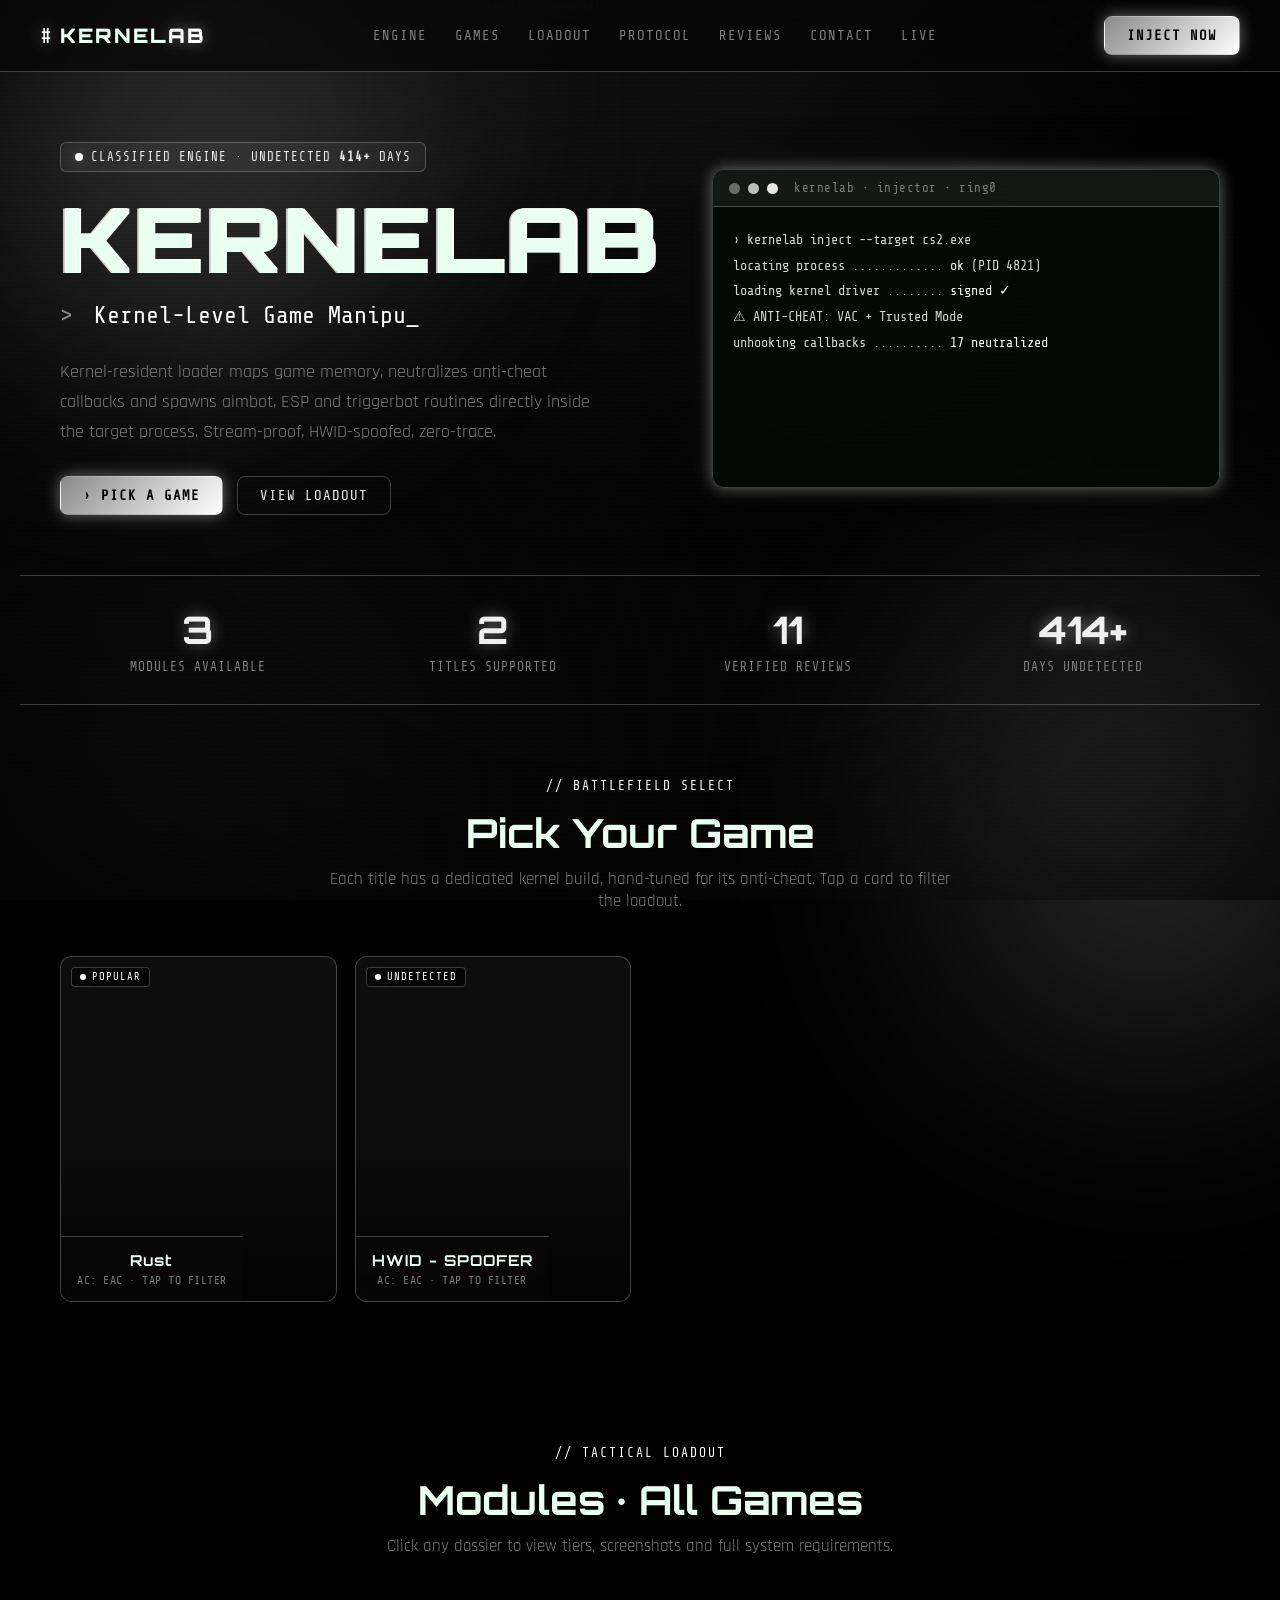
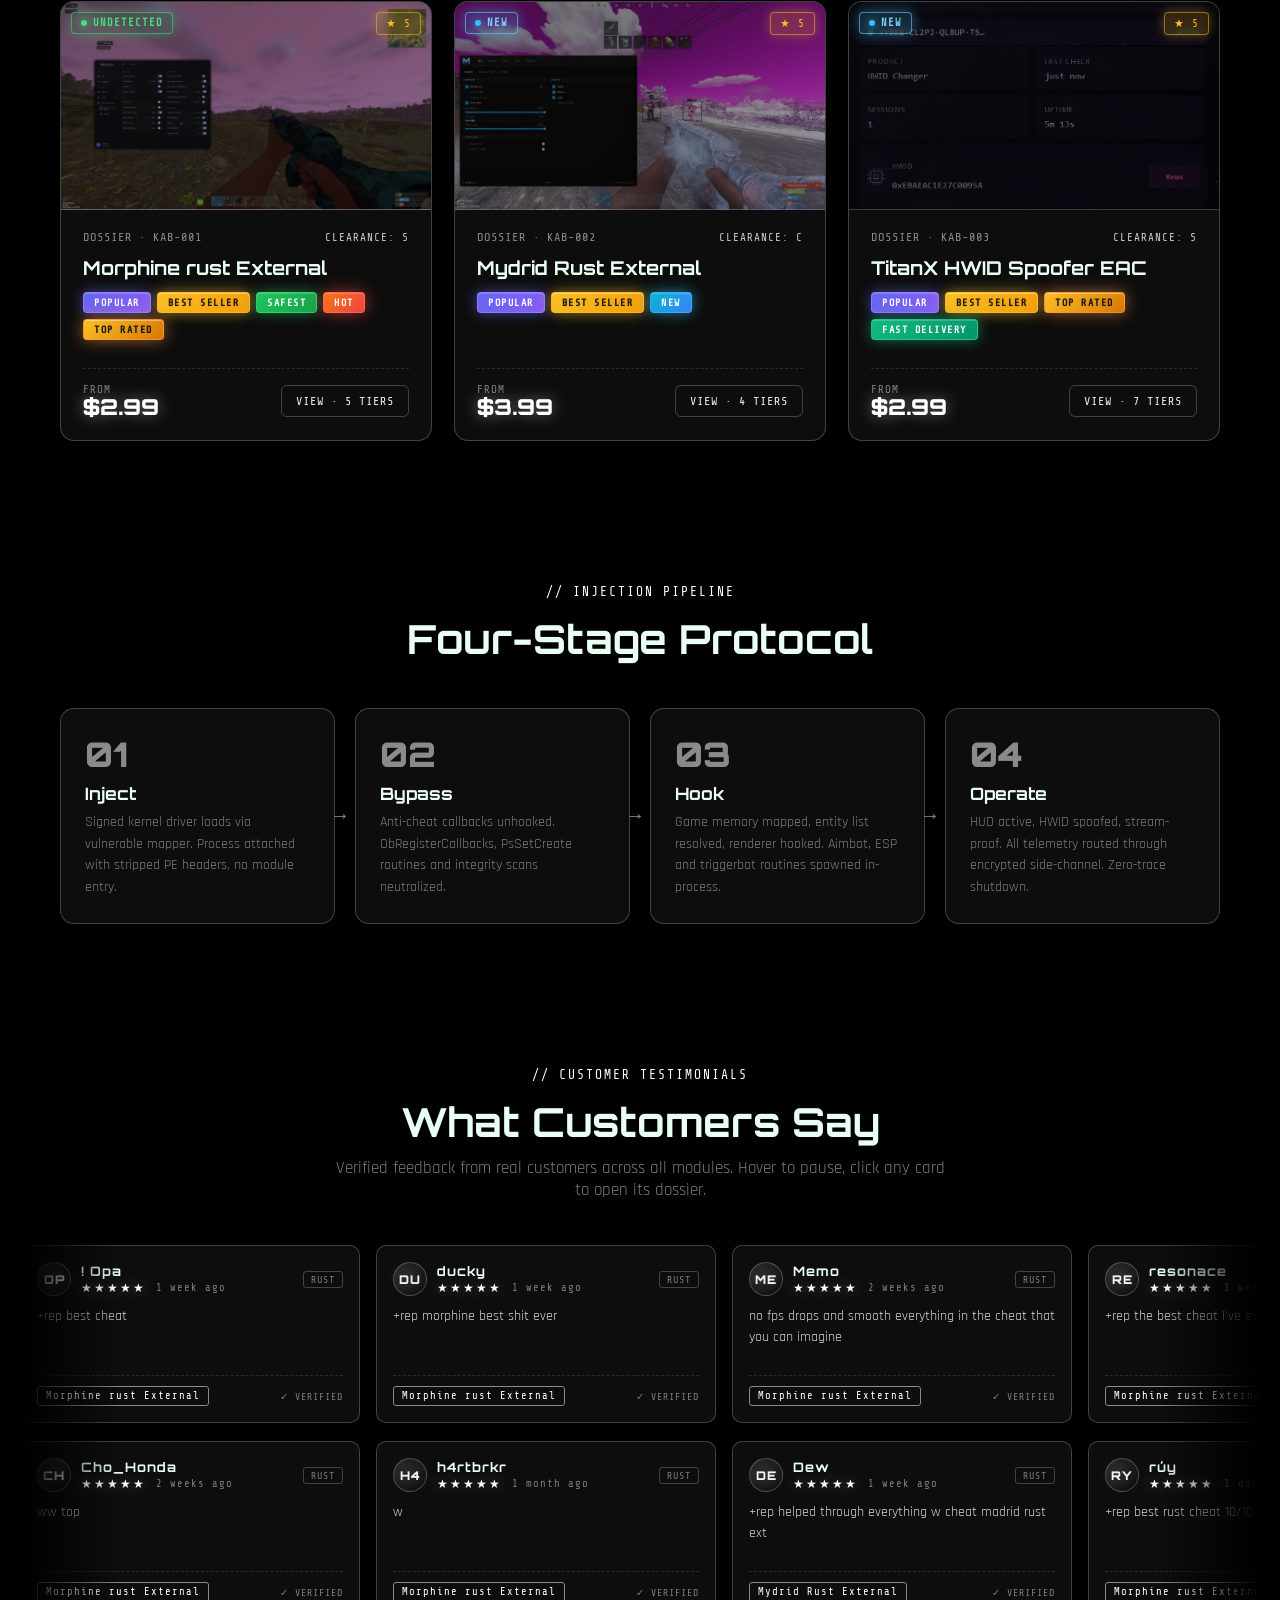
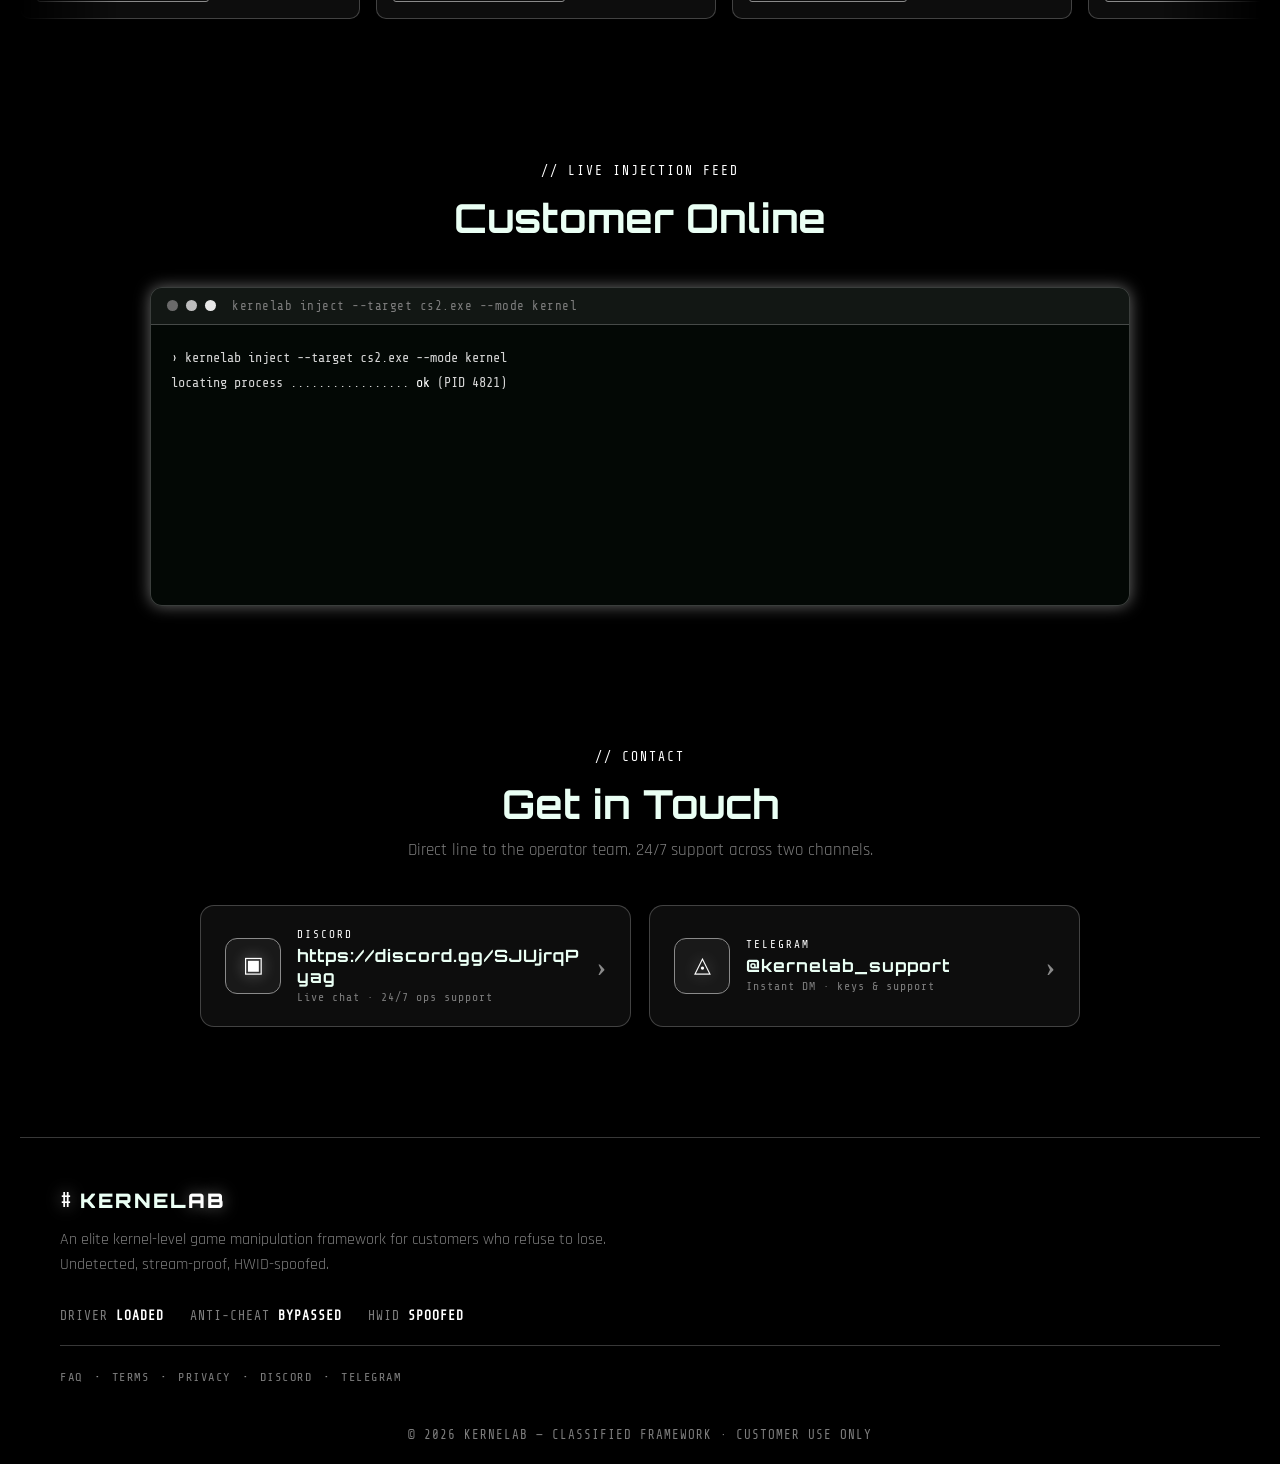
<file: index.html>
<!DOCTYPE html>
<html lang="en">
<head>
  <meta charset="UTF-8" />
  <meta name="viewport" content="width=device-width, initial-scale=1.0" />
  <title>KERNELAB — Kernel-Level Game Manipulation</title>
  <link rel="icon" type="image/svg+xml" href="favicon.svg" />
  <link rel="preconnect" href="https://fonts.googleapis.com" />
  <link rel="preconnect" href="https://fonts.gstatic.com" crossorigin />
  <link href="https://fonts.googleapis.com/css2?family=Share+Tech+Mono&family=Rajdhani:wght@400;500;600;700&family=Orbitron:wght@700;900&display=swap" rel="stylesheet" />
  <link rel="stylesheet" href="styles.css" />
</head>
<body>
  <!-- ===== Background layers ===== -->
  <!-- ===== Background layers ===== -->
  <div class="bg-base"></div>
  <div class="bg-grid-wrap"><div class="bg-grid"></div></div>
  <div class="bg-glow bg-glow-1"></div>
  <div class="bg-glow bg-glow-2"></div>
  <div class="bg-particles" id="particles"></div>
  <div class="bg-code" id="bgCode"></div>
  <div class="bg-scanlines"></div>
  <div class="bg-vignette"></div>

  <!-- ===== Custom crosshair cursor ===== -->
  <div class="crosshair" id="crosshair">
    <span class="ch-line ch-top"></span>
    <span class="ch-line ch-bottom"></span>
    <span class="ch-line ch-left"></span>
    <span class="ch-line ch-right"></span>
    <span class="ch-dot"></span>
    <span class="ch-ring"></span>
  </div>

  <!-- ===== Toast notifications ===== -->
  <div class="toasts" id="toasts"></div>

  <!-- ===== Maintenance overlay ===== -->
  <div class="maintenance" id="maintenance">
    <div class="mt-bg"></div>
    <div class="mt-card">
      <div class="wc-corner tl"></div><div class="wc-corner tr"></div>
      <div class="wc-corner bl"></div><div class="wc-corner br"></div>
      <span class="welcome-tag">// SYSTEM OFFLINE · MAINTENANCE</span>
      <h1 class="mt-title glitch" id="mtTitle" data-text="TECHNICAL BREAK">TECHNICAL BREAK</h1>
      <p class="mt-msg" id="mtMsg">Engine is undergoing kernel-level maintenance. We'll be back shortly.</p>
      <div class="mt-eta" id="mtEta">ETA: 30 minutes</div>
      <div class="mt-loader">
        <span></span><span></span><span></span><span></span><span></span>
      </div>
      <div class="mt-status">
        <span class="dot"></span>
        <span>RECONNECTION ATTEMPT IN PROGRESS</span>
      </div>
    </div>
  </div>

  <!-- ===== Welcome wheel of fortune ===== -->
  <div class="welcome" id="welcome">
    <div class="welcome-backdrop"></div>
    <div class="welcome-card">
      <div class="wc-corner tl"></div><div class="wc-corner tr"></div>
      <div class="wc-corner bl"></div><div class="wc-corner br"></div>
      <span class="welcome-tag">// FIRST-CONNECT BONUS · ONE SPIN PER CUSTOMER</span>
      <h2 class="welcome-title glitch" data-text="SPIN THE WHEEL">SPIN THE WHEEL</h2>
      <p class="welcome-desc">Spin to unlock a single-use discount code. Up to 30% off any module. Code expires in 24 hours.</p>

      <div class="wheel-stage">
        <div class="wheel-pointer"></div>
        <div class="wheel-rings">
          <span class="wr wr-1"></span>
          <span class="wr wr-2"></span>
          <span class="wr wr-3"></span>
        </div>
        <div class="wheel" id="wheel">
          <svg viewBox="-100 -100 200 200" id="wheelSvg" aria-hidden="true"></svg>
          <button class="wheel-hub" id="wheelSpin" type="button">
            <span class="hub-text">SPIN</span>
            <span class="hub-sub">x1 LEFT</span>
          </button>
        </div>
      </div>

      <div class="welcome-result" id="welcomeResult">
        <div class="result-prize">
          <span class="result-prize-num" id="resultNum">—</span>
          <span class="result-prize-suf" id="resultSuf">%</span>
          <span class="result-prize-lbl">DISCOUNT UNLOCKED</span>
        </div>
        <div class="result-code">
          <span class="rc-label">CODE:</span>
          <code class="rc-code" id="resultCode">·····</code>
          <button class="rc-copy" id="resultCopy" type="button">COPY</button>
        </div>
        <button class="btn btn-primary btn-shine" id="welcomeClose" type="button">› ENTER FACILITY</button>
      </div>

      <button class="welcome-skip" id="welcomeSkip" type="button">skip ›</button>
    </div>
  </div>

  <!-- ===== Legal modal (FAQ / Terms / Privacy) ===== -->
  <div class="legal-modal" id="legalModal" aria-hidden="true">
    <div class="payment-backdrop" data-legal-close="1"></div>
    <div class="legal-modal-panel">
      <button class="payment-close" id="legalClose" type="button">×</button>
      <div class="wc-corner tl"></div><div class="wc-corner tr"></div>
      <div class="wc-corner bl"></div><div class="wc-corner br"></div>
      <header class="legal-modal-head">
        <span class="kicker" id="legalKicker">// LEGAL</span>
        <h2 id="legalTitle">FAQ</h2>
      </header>
      <div class="legal-modal-body" id="legalBody"></div>
    </div>
  </div>

  <!-- ===== Payment modal ===== -->
  <div class="payment-modal" id="paymentModal" aria-hidden="true">
    <div class="payment-backdrop" data-pay-close="1"></div>
    <div class="payment-panel">
      <button class="payment-close" id="paymentClose" type="button">×</button>
      <div class="pay-corner tl"></div><div class="pay-corner tr"></div>
      <div class="pay-corner bl"></div><div class="pay-corner br"></div>

      <div class="payment-header">
        <span class="payment-icon">▤</span>
        <span class="payment-title">PAYMENT</span>
      </div>

      <div class="payment-plan">
        <div class="pp-flex">
          <div>
            <div class="pp-label">PLAN</div>
            <div class="pp-name" id="payPlan">—</div>
          </div>
          <div class="pp-amount">
            <div class="pp-label">AMOUNT</div>
            <div class="pp-price" id="payPrice">$0</div>
          </div>
        </div>
      </div>

      <div class="payment-field">
        <span class="pf-icon">✉</span>
        <input type="email" id="payEmail" placeholder="you@email.com" autocomplete="email" />
      </div>
      <p class="payment-hint">Your key and receipt will be sent to this email.</p>

      <div class="payment-promo">
        <div class="pp-label">PROMO CODE</div>
        <div class="promo-row">
          <input type="text" id="payPromo" placeholder="ENTER CODE" />
          <button class="promo-apply" id="promoApply" type="button">APPLY</button>
        </div>
        <div class="promo-status" id="promoStatus"></div>
      </div>

      <div class="payment-methods">
        <div class="pp-label">PAYMENT METHOD</div>
        <p class="payment-hint">Choose how to pay.</p>
        <button class="pay-method" data-method="ru" type="button">
          <div class="pm-info">
            <div class="pm-name">RU CARDS</div>
            <div class="pm-tags"><span class="pm-tag">⚡ СБП</span></div>
          </div>
          <span class="pm-arrow">›</span>
        </button>
        <button class="pay-method" data-method="eu" type="button">
          <div class="pm-info">
            <div class="pm-name">EU/US CARDS</div>
            <div class="pm-tags">
              <span class="pm-tag">G Pay</span>
              <span class="pm-tag">▤ Card</span>
              <span class="pm-tag"> Apple</span>
            </div>
          </div>
          <span class="pm-arrow">›</span>
        </button>
        <button class="pay-method" data-method="ltc" type="button">
          <div class="pm-info">
            <div class="pm-name">CRYPTO</div>
            <div class="pm-tags"><span class="pm-tag">Ł LTC</span></div>
          </div>
          <span class="pm-arrow">›</span>
        </button>
        <button class="pay-method" data-method="btc" type="button">
          <div class="pm-info">
            <div class="pm-name">CRYPTO</div>
            <div class="pm-tags"><span class="pm-tag">₿ BTC</span></div>
          </div>
          <span class="pm-arrow">›</span>
        </button>
      </div>

      <button class="payment-cancel" id="paymentCancel" type="button">CANCEL</button>
    </div>
  </div>

  <!-- ===== Product modal ===== -->
  <div class="product-modal" id="productModal" aria-hidden="true">
    <div class="product-backdrop" data-close="1"></div>
    <div class="product-panel">
      <button class="product-close" id="productClose" type="button">×</button>
      <div class="pm-corner tl"></div><div class="pm-corner tr"></div>
      <div class="pm-corner bl"></div><div class="pm-corner br"></div>

      <div class="product-gallery">
        <div class="pg-main" id="pgMain">
          <div class="pg-placeholder"><span class="pg-ph-text">SCREENSHOT</span></div>
          <div class="pg-overlay-grid"></div>
          <span class="pg-tag" id="pgTag">PREVIEW · 01/04</span>
        </div>
        <div class="pg-thumbs" id="pgThumbs"></div>
      </div>

      <div class="product-body">
        <!-- Left: pricing -->
        <aside class="product-pricing">
          <div class="pp-head">
            <span class="kicker">// SUBSCRIPTION TIERS</span>
            <h3 class="pp-title" id="pmName">Module</h3>
            <div class="pp-id" id="pmId">—</div>
          </div>
          <div class="pp-tiers" id="pmTiers"></div>
          <div class="pp-total">
            <span>TOTAL</span>
            <span class="pp-total-val" id="pmTotal">$0</span>
          </div>
          <button class="btn btn-primary btn-shine pp-buy" id="pmBuy" type="button">PURCHASE NOW</button>
          <div class="pp-trust">
            <span>✓ Instant delivery</span>
            <span>✓ Crypto accepted</span>
            <span>✓ 24/7 support</span>
          </div>
        </aside>

        <!-- Right: details -->
        <main class="product-info">
          <div class="pi-section">
            <span class="kicker">// DESCRIPTION</span>
            <p class="pi-desc" id="pmDesc">—</p>
          </div>
          <div class="pi-section">
            <span class="kicker">// FUNCTIONALITY</span>
            <div class="pi-features" id="pmFeatures"></div>
          </div>
          <div class="pi-section">
            <span class="kicker">// SUPPORTED TITLES</span>
            <div class="pi-games" id="pmGames"></div>
          </div>
          <div class="pi-section">
            <span class="kicker">// SYSTEM REQUIREMENTS</span>
            <table class="pi-req" id="pmReq"></table>
          </div>
          <div class="pi-section">
            <span class="kicker">// CUSTOMER REVIEWS</span>
            <div class="pi-reviews-summary" id="pmReviewsSummary"></div>
            <div class="pi-reviews" id="pmReviews"></div>
          </div>
        </main>
      </div>
    </div>
  </div>

  <!-- ===== Header ===== -->
  <header class="header">
    <a href="#" class="logo" data-text="KERNELAB">
      <span class="logo-hash">#</span>
      <span class="logo-text">KERNEL<span class="logo-accent">AB</span></span>
    </a>
    <nav class="nav">
      <a href="#engine" class="nav-link">Engine</a>
      <a href="#games" class="nav-link">Games</a>
      <a href="#modules" class="nav-link">Loadout</a>
      <a href="#protocol" class="nav-link">Protocol</a>
      <a href="#testimonials" class="nav-link">Reviews</a>
      <a href="#contact" class="nav-link">Contact</a>
      <a href="#feed" class="nav-link">Live</a>
    </nav>
    <button class="btn btn-primary btn-shine">INJECT NOW</button>
  </header>

  <!-- ===== Hero ===== -->
  <section class="hero" id="engine">
    <div class="hero-left">
      <div class="hero-badge"><span class="pulse-dot"></span> CLASSIFIED ENGINE · UNDETECTED 240+ DAYS</div>
      <h1 class="hero-title glitch" data-text="KERNELAB">KERNELAB</h1>
      <div class="hero-rotator">
        <span class="caret">&gt;</span>
        <span class="type" id="typeLine"></span><span class="type-cursor">_</span>
      </div>
      <p class="hero-sub">
        Kernel-resident loader maps game memory, neutralizes anti-cheat callbacks
        and spawns aimbot, ESP and triggerbot routines directly inside the target
        process. Stream-proof, HWID-spoofed, zero-trace.
      </p>
      <div class="hero-buttons">
        <a href="#games" class="btn btn-primary btn-shine">› PICK A GAME</a>
        <a href="#modules" class="btn btn-ghost">VIEW LOADOUT</a>
      </div>
    </div>

    <!-- Terminal -->
    <div class="terminal">
      <div class="terminal-bar">
        <span class="tdot r"></span><span class="tdot y"></span><span class="tdot g"></span>
        <span class="terminal-title">kernelab · injector · ring0</span>
      </div>
      <div class="terminal-body" id="terminalBody"></div>
    </div>
  </section>

  <!-- ===== Stats ===== -->
  <section class="stats" id="stats"></section>

  <!-- ===== Games ===== -->
  <section class="section" id="games">
    <div class="section-head">
      <span class="kicker">// BATTLEFIELD SELECT</span>
      <h2 class="section-title">Pick Your Game</h2>
      <p class="section-desc">Each title has a dedicated kernel build, hand-tuned for its anti-cheat. Tap a card to filter the loadout.</p>
    </div>
    <div class="games-grid" id="gamesGrid"></div>
  </section>

  <!-- ===== Modules ===== -->
  <section class="section" id="modules">
    <div class="section-head">
      <span class="kicker">// TACTICAL LOADOUT</span>
      <h2 class="section-title">Modules · <span id="loadoutFilterLabel">All Games</span></h2>
      <p class="section-desc">Click any dossier to view tiers, screenshots and full system requirements.</p>
      <button class="loadout-clear" id="loadoutClear" type="button" hidden>× SHOW ALL GAMES</button>
    </div>
    <div class="modules" id="modules-grid"></div>
  </section>

  <!-- ===== Protocol ===== -->
  <section class="section" id="protocol">
    <div class="section-head">
      <span class="kicker">// INJECTION PIPELINE</span>
      <h2 class="section-title">Four-Stage Protocol</h2>
    </div>
    <div class="protocol" id="protocol-grid"></div>
  </section>

  <!-- ===== Testimonials ===== -->
  <section class="section testimonials" id="testimonials">
    <div class="section-head">
      <span class="kicker">// CUSTOMER TESTIMONIALS</span>
      <h2 class="section-title">What Customers Say</h2>
      <p class="section-desc">Verified feedback from real customers across all modules. Hover to pause, click any card to open its dossier.</p>
    </div>
    <div class="reviews-marquee">
      <div class="reviews-row" id="reviewsRow1"></div>
      <div class="reviews-row reverse" id="reviewsRow2"></div>
    </div>
  </section>

  <!-- ===== Live feed ===== -->
  <section class="section" id="feed">
    <div class="section-head">
      <span class="kicker">// LIVE INJECTION FEED</span>
      <h2 class="section-title">Customer Online</h2>
    </div>
    <div class="terminal wide">
      <div class="terminal-bar">
        <span class="tdot r"></span><span class="tdot y"></span><span class="tdot g"></span>
        <span class="terminal-title">kernelab inject --target cs2.exe --mode kernel</span>
      </div>
      <div class="terminal-body" id="feedBody"></div>
    </div>
  </section>

  <!-- ===== Contact ===== -->
  <section class="section contact" id="contact">
    <div class="section-head">
      <span class="kicker">// CONTACT</span>
      <h2 class="section-title">Get in Touch</h2>
      <p class="section-desc">Direct line to the operator team. 24/7 support across two channels.</p>
    </div>
    <div class="contact-grid" id="contactGrid"></div>
  </section>

  <!-- ===== Footer ===== -->
  <footer class="footer">
    <div class="footer-top">
      <div class="logo" data-text="KERNELAB">
        <span class="logo-hash">#</span>
        <span class="logo-text">KERNEL<span class="logo-accent">AB</span></span>
      </div>
      <p>An elite kernel-level game manipulation framework for customers who refuse to lose. Undetected, stream-proof, HWID-spoofed.</p>
    </div>
    <div class="footer-status">
      <span>DRIVER <b>LOADED</b></span>
      <span>ANTI-CHEAT <b>BYPASSED</b></span>
      <span>HWID <b>SPOOFED</b></span>
    </div>
    <div class="footer-links" id="footerLinks"></div>
  </footer>
  <div class="copyright">© 2026 KERNELAB — CLASSIFIED FRAMEWORK · CUSTOMER USE ONLY</div>

  <script src="store.js"></script>
  <script src="script.js"></script>
</body>
</html>
</file>
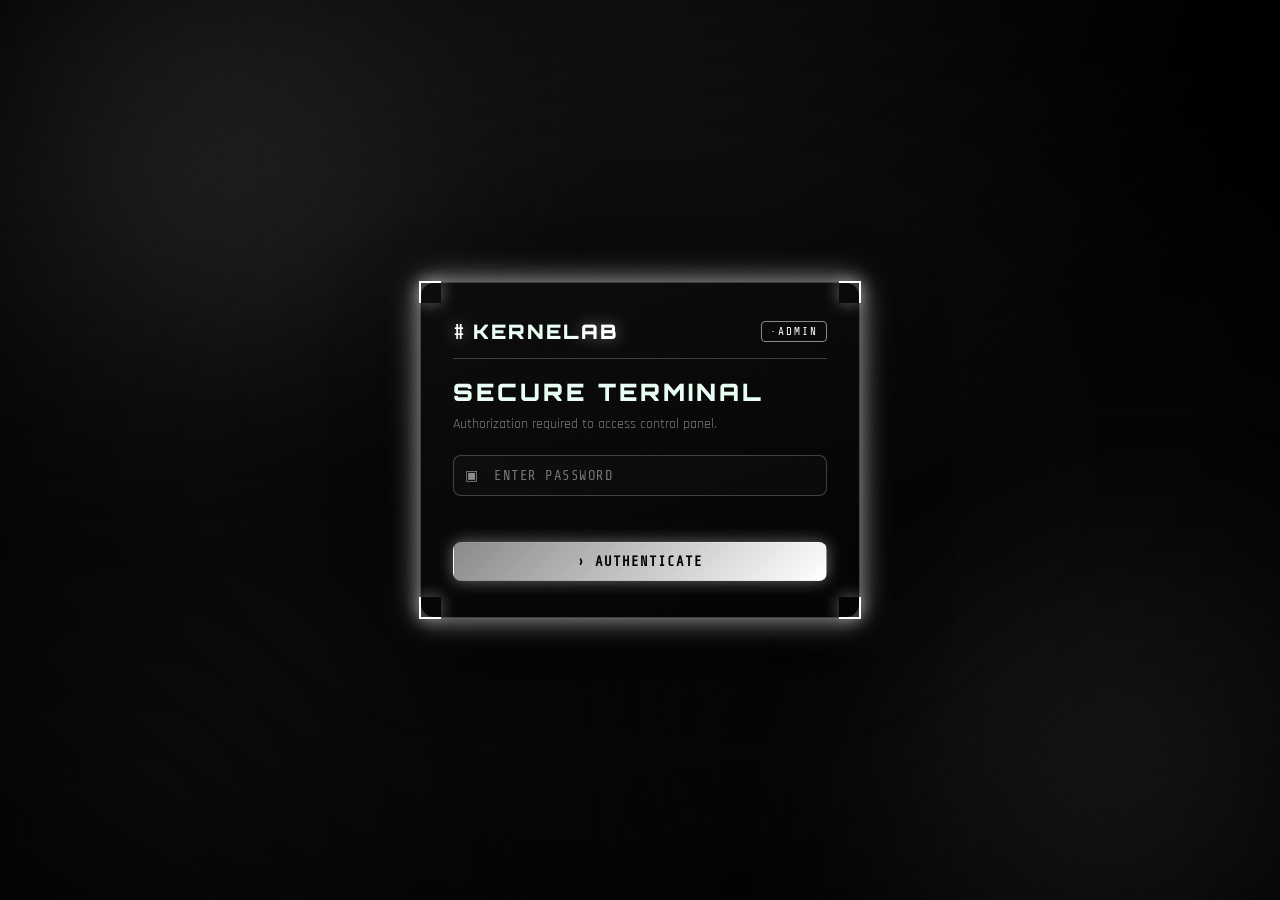
<file: admin.html>
<!DOCTYPE html>
<html lang="en">
<head>
  <meta charset="UTF-8" />
  <meta name="viewport" content="width=device-width, initial-scale=1.0" />
  <title>KERNELAB · Admin Panel</title>
  <link rel="icon" type="image/svg+xml" href="favicon.svg" />
  <script>
    window.addEventListener("error", function(e) {
      var b = document.getElementById("__earlyError");
      if (!b) {
        b = document.createElement("div");
        b.id = "__earlyError";
        b.style.cssText = "position:fixed;top:0;left:0;right:0;z-index:2147483647;padding:10px 14px;background:#3a0e0e;color:#ffd5d5;font:12px/1.4 monospace;border-bottom:2px solid #c94f4f;white-space:pre-wrap;max-height:40vh;overflow:auto";
        (document.body || document.documentElement).appendChild(b);
      }
      b.textContent += "\n[" + (e.filename||"?").split("/").pop() + ":" + (e.lineno||"?") + "] " + (e.message || e.error || "?");
    }, true);
  </script>
  <link rel="preconnect" href="https://fonts.googleapis.com" />
  <link rel="preconnect" href="https://fonts.gstatic.com" crossorigin />
  <link href="https://fonts.googleapis.com/css2?family=Share+Tech+Mono&family=Rajdhani:wght@400;500;600;700&family=Orbitron:wght@700;900&display=swap" rel="stylesheet" />
  <link rel="stylesheet" href="styles.css" />
</head>
<body class="admin-body">
  <div class="bg-base"></div>
  <div class="bg-glow bg-glow-1"></div>
  <div class="bg-glow bg-glow-2"></div>
  <div class="bg-vignette"></div>

  <div class="crosshair" id="crosshair">
    <span class="ch-line ch-top"></span>
    <span class="ch-line ch-bottom"></span>
    <span class="ch-line ch-left"></span>
    <span class="ch-line ch-right"></span>
    <span class="ch-dot"></span>
    <span class="ch-ring"></span>
  </div>

  <div class="toasts" id="toasts"></div>

  <div class="admin-login" id="adminLogin">
    <div class="al-card">
      <div class="wc-corner tl"></div><div class="wc-corner tr"></div>
      <div class="wc-corner bl"></div><div class="wc-corner br"></div>
      <div class="al-logo">
        <span class="logo-hash">#</span>
        <span class="logo-text">KERNEL<span class="logo-accent">AB</span></span>
        <span class="al-suffix">·ADMIN</span>
      </div>
      <h2 class="al-title">SECURE TERMINAL</h2>
      <p class="al-sub">Authorization required to access control panel.</p>

      <div class="al-form" id="adminLoginForm">
        <div class="payment-field">
          <span class="pf-icon">▣</span>
          <input type="password" id="adminPass" placeholder="ENTER PASSWORD"
                 autocomplete="current-password"
                 onkeydown="if(event.key==='Enter'){event.preventDefault();window.__quickAuth();}" />
        </div>
        <div class="al-status" id="alStatus"></div>
        <button class="btn btn-primary btn-shine" type="button" id="authBtn"
                onclick="window.__quickAuth();">› AUTHENTICATE</button>
      </div>
    </div>
  </div>

  <script>
    window.__quickAuth = function () {
      var inp = document.getElementById("adminPass");
      var status = document.getElementById("alStatus");
      if (!inp || !status) return;
      var stored = localStorage.getItem("kernelab_admin_pass") || "admin";
      if (inp.value !== stored) {
        status.textContent = "✗ Wrong password";
        inp.value = "";
        inp.focus();
        return;
      }
      status.textContent = "";
      sessionStorage.setItem("kernelab_admin_session", "1");
      if (window.kernelabAdmin && typeof window.kernelabAdmin.showShell === "function") {
        try { window.kernelabAdmin.showShell(); return; }
        catch (e) { console.error("[auth] showShell threw:", e); }
      }
      var login = document.getElementById("adminLogin");
      var shell = document.getElementById("adminShell");
      if (login) { login.style.display = "none"; login.classList.add("hidden"); }
      if (shell) { shell.style.display = "grid"; shell.classList.remove("hidden"); }
    };
  </script>

  <div class="admin-shell hidden" id="adminShell">
    <aside class="admin-side">
      <div class="as-logo">
        <span class="logo-hash">#</span>
        <span class="logo-text">KERNEL<span class="logo-accent">AB</span></span>
        <span class="as-suffix">ADMIN</span>
      </div>
      <nav class="as-nav">
        <button class="as-link active" data-section="dashboard"><span class="as-ico">▤</span> Dashboard</button>
        <button class="as-link" data-section="products"><span class="as-ico">◇</span> Products</button>
        <button class="as-link" data-section="reviews"><span class="as-ico">★</span> Reviews</button>
        <button class="as-link" data-section="games"><span class="as-ico">◎</span> Games</button>
        <button class="as-link" data-section="promos"><span class="as-ico">%</span> Promo Codes</button>
        <button class="as-link" data-section="orders"><span class="as-ico">$</span> Orders</button>
        <button class="as-link" data-section="analytics"><span class="as-ico">∿</span> Analytics</button>
        <button class="as-link" data-section="settings"><span class="as-ico">⚙</span> Settings</button>
      </nav>
      <div class="as-foot">
        <a class="as-foot-link" href="index.html" target="_blank">↗ Open site</a>
        <button class="as-foot-link" id="adminLogout">↩ Logout</button>
      </div>
    </aside>

    <main class="admin-main">
      <header class="admin-top">
        <div class="at-title">
          <span class="kicker">// KERNELAB · CONTROL FACILITY</span>
          <h1 id="atTitle">Dashboard</h1>
        </div>
        <div class="at-meta">
          <span class="at-pill"><span class="dot"></span> SECURE SESSION</span>
          <span class="at-pill" id="atTime">--:--:--</span>
        </div>
      </header>

      <div class="admin-content" id="adminContent"></div>
    </main>
  </div>

  <div class="admin-confirm" id="confirmDialog">
    <div class="payment-backdrop" data-confirm-close="1"></div>
    <div class="ac-panel">
      <div class="wc-corner tl"></div><div class="wc-corner tr"></div>
      <div class="wc-corner bl"></div><div class="wc-corner br"></div>
      <h3 id="acTitle">Confirm</h3>
      <p id="acText">Are you sure?</p>
      <div class="ac-actions">
        <button class="btn btn-ghost" id="acCancel" type="button">CANCEL</button>
        <button class="btn btn-primary" id="acOk" type="button">CONFIRM</button>
      </div>
    </div>
  </div>

  <script>
/* ===================================================================== *
 *  KERNELAB Store — shared data layer (main site + admin panel)
 *  Persists products, games, orders, clicks, settings to localStorage.
 *  On first load seeds from DEFAULTS (also generates fake history so the
 *  admin dashboard is not empty).
 * ===================================================================== */
(function () {
  const KEYS = {
    products: "kernelab_products",
    games:    "kernelab_games",
    orders:   "kernelab_orders",
    clicks:   "kernelab_clicks",
    settings: "kernelab_settings",
    admin:    "kernelab_admin_pass",
    seeded:   "kernelab_seeded_v2",
    seededV1: "kernelab_seeded_v1",
  };

  function readJSON(k, fallback) {
    try { const v = localStorage.getItem(k); return v ? JSON.parse(v) : fallback; }
    catch (e) { return fallback; }
  }
  function writeJSON(k, v) {
    try { localStorage.setItem(k, JSON.stringify(v)); return true; }
    catch (e) { console.error("[store] write failed:", e); return false; }
  }

  /* ===== DEFAULTS ===== */
  const DEFAULT_GAMES = [
    { key: "cs2",      name: "Counter-Strike 2",   short: "CS2",   ac: "VAC + Trusted",     status: "UNDETECTED" },
    { key: "rust",     name: "Rust",               short: "RUST",  ac: "EAC",               status: "UNDETECTED" },
    { key: "apex",     name: "Apex Legends",       short: "APEX",  ac: "EAC",               status: "UNDETECTED" },
    { key: "valorant", name: "Valorant",           short: "VAL",   ac: "Vanguard",          status: "UPDATING" },
    { key: "fortnite", name: "Fortnite",           short: "FN",    ac: "EAC + BattlEye",    status: "UNDETECTED" },
    { key: "tarkov",   name: "Escape from Tarkov", short: "EFT",   ac: "BattlEye",          status: "UNDETECTED" },
    { key: "pubg",     name: "PUBG",               short: "PUBG",  ac: "BattlEye",          status: "UNDETECTED" },
    { key: "cod",      name: "Call of Duty",       short: "CoD",   ac: "Ricochet (kernel)", status: "UNDETECTED" },
    { key: "dayz",     name: "DayZ",               short: "DAYZ",  ac: "BattlEye",          status: "UNDETECTED" },
    { key: "gta",      name: "GTA V Online",       short: "GTA",   ac: "BattleEye",         status: "UNDETECTED" },
  ];

  const DEFAULT_PRODUCTS = [
    {
      id: "KAB-001", clear: "TS", base: 6, name: "Aimbot Engine", short: "AIMBOT",
      status: "POPULAR", rating: 4.9,
      desc: "Predictive aim with bone selection, FOV control, smoothing curves and recoil compensation. Frame-perfect target acquisition.",
      tags: ["PREDICTION","BONE SELECT","RECOIL"],
      games: ["cs2","apex","fortnite","tarkov","pubg","cod","valorant"],
      features: {
        aim: ["Predictive lead aim with velocity tracking","Per-bone selection (head/chest/pelvis)","Adjustable FOV cone (0.5° – 180°)","Smoothing curve editor","Recoil compensation per weapon","Visibility & friendly checks","Humanizer with delay variance"],
        misc: ["Hotkey toggle / aim-assist mode","Per-game config profiles"],
      },
      req: { os: "Windows 10/11 x64", cpu: "Intel/AMD with SMT", ram: "8 GB", driver: "UEFI Secure Boot OFF", net: "5 Mbps stable" },
      images: [],
      reviews: [
        { user: "shadow_op77", rating: 5, game: "CS2", days: 3, text: "Smoothing curves are insane. Set FOV 4° on CS2, it doesn't snap, just glides. Won every aim duel last week. Spectators don't suspect a thing." },
        { user: "Frost_RU", rating: 5, game: "EFT", days: 7, text: "Лучший аимбот что я пробовал. На Тарковe prediction отрабатывает идеально, хедшот на 200 метрах без шансов. Раньше юзал другой сервис — небо и земля." },
        { user: "venom_x", rating: 5, game: "APEX", days: 14, text: "Took some time to dial in the smoothing curve but once you get it it's god mode. 60+ hours on Apex, zero flags." },
        { user: "kek_player", rating: 4, game: "VAL", days: 4, text: "Норм, работает чётко. Хотелось бы готовых пресетов под каждое оружие из коробки, а не настраивать с нуля." },
        { user: "apex_main99", rating: 5, game: "APEX", days: 5, text: "Humanizer is what sells it for me. Random delay variance makes my clips look completely organic. No bans across 3 accounts." },
      ]
    },
    {
      id: "KAB-002", clear: "S", base: 5, name: "ESP / Wallhack", short: "ESP",
      status: "UNDETECTED", rating: 4.8,
      desc: "Entity boxes, skeleton lines, distance, health and weapon overlays rendered through the game's own pipeline.",
      tags: ["BOXES","SKELETON","DISTANCE"],
      games: ["cs2","apex","fortnite","tarkov","pubg","cod","valorant","rust","dayz"],
      features: {
        visual: ["2D / 3D entity boxes","Skeleton bone lines","Distance meter (m)","Health & armor bars","Weapon & ammo readout","Snapline / crosshair","Loot ESP (Tarkov, DayZ, Rust)","Customizable opacity & color"],
        misc: ["Per-team / per-class filters","Hotkey toggle"],
      },
      req: { os: "Windows 10/11 x64", cpu: "Quad-core 2.5+ GHz", ram: "8 GB", driver: "UEFI Secure Boot OFF", net: "—" },
      images: [],
      reviews: [
        { user: "wallseer", rating: 5, game: "CS2", days: 2, text: "Skeleton lines + distance meter is the perfect combo. Zero FPS overhead, runs alongside my 240Hz config flawlessly." },
        { user: "vyzhivshiy_RU", rating: 5, game: "EFT", days: 8, text: "На Таркове с loot ESP теперь не пропускаю ни одного шмота. Цвета настраиваются под себя, можно отключить мусор и видеть только лут от LL3+." },
        { user: "spec_ops", rating: 4, game: "PUBG", days: 6, text: "Boxes are crisp, no flicker. Could use more font options for the distance text but otherwise rock solid." },
        { user: "leha_pro", rating: 5, game: "RUST", days: 3, text: "Хорошо что есть friendly фильтр, тиммейты не палят когда смотрят за плечо. На Расте видно всё через стены." },
        { user: "streamer_404", rating: 5, game: "VAL", days: 14, text: "Stream-proof out of the box because it renders through d3d. My Twitch clips look 100% legit. Insane work." },
      ]
    },
    {
      id: "KAB-003", clear: "S", base: 5, name: "Triggerbot", short: "TRIGGER",
      status: "UNDETECTED", rating: 4.7,
      desc: "Sub-millisecond fire-on-target with hitbox filtering, burst control and humanized delay variance.",
      tags: ["INSTANT","HITBOX","HUMANIZED"],
      games: ["cs2","apex","fortnite","valorant","cod","pubg"],
      features: {
        aim: ["Fire on visible target","Hitbox filter (head only / any)","Burst-fire mode","Humanized delay (1–80 ms)","Distance limit slider"],
        misc: ["Toggle / hold hotkey","Friendly / teammate filter"],
      },
      req: { os: "Windows 10/11 x64", cpu: "Any modern CPU", ram: "4 GB", driver: "—", net: "—" },
      images: [],
      reviews: [
        { user: "fastfingers", rating: 5, game: "CS2", days: 1, text: "Sub-ms reaction, hitbox filter set to head-only is brutal. AWP one-taps every time someone peeks." },
        { user: "krit_4ik", rating: 5, game: "CS2", days: 4, text: "Burst режим топ для AK, спрей вообще не нужен. Просто наводишь и кликаешь — два в голову." },
        { user: "vault_op", rating: 5, game: "APEX", days: 7, text: "Humanized delay keeps spectators guessing. 30ms variance is the sweet spot, looks like normal reaction." },
        { user: "ghost_ru", rating: 4, game: "APEX", days: 5, text: "Триггер иногда срабатывает на тиммейтов в Apex когда они в куче, friendly filter надо подкрутить. В остальном огонь." },
      ]
    },
    {
      id: "KAB-004", clear: "TS", base: 8, name: "HWID Spoofer", short: "HWID",
      status: "UNDETECTED", rating: 4.9,
      desc: "Disk serials, MAC, SMBIOS, GPU and TPM identifiers randomized at boot. Survives full reinstall and ban waves.",
      tags: ["SMBIOS","DISK","MAC","TPM"],
      games: ["cs2","apex","fortnite","tarkov","pubg","cod","valorant","rust","dayz","gta"],
      features: {
        misc: ["SMBIOS / DMI table spoof","Disk serial number rewrite","MAC address randomization","GPU / monitor EDID spoof","TPM 2.0 attestation patch","Persistent across reboots","One-click reset to vanilla","Pre-injection cleaner"],
      },
      req: { os: "Windows 10/11 x64", cpu: "—", ram: "—", driver: "Disable BitLocker", net: "—" },
      images: [],
      reviews: [
        { user: "phoenix_98", rating: 5, game: "APEX", days: 14, text: "Got hwid banned in Apex, ran the spoofer + cleaner, made new account, 3 weeks in zero issues. Money well spent." },
        { user: "survivor_msk", rating: 5, game: "RUST", days: 30, text: "Спас аккаунт после волны банов в Расте. Пересоздал стим, спокойно играю месяц. Раз в неделю прогоняю reset для надёжности." },
        { user: "val_op", rating: 5, game: "VAL", days: 7, text: "TPM 2.0 patch is the missing piece nobody else has. Finally Vanguard-ready spoofer that actually works." },
        { user: "admin_root", rating: 5, game: "CS2", days: 21, text: "Работает чётко, пришлось отключить BitLocker как в инструкции. Один клик — и SMBIOS+disk+MAC рандом. Всё." },
      ]
    },
    {
      id: "KAB-005", clear: "TS", base: 10, name: "Anti-Cheat Bypass", short: "BYPASS",
      status: "UPDATING", rating: 4.6,
      desc: "Kernel callbacks neutralized for EAC, BattlEye, Vanguard and FACEIT. Manual mapping with stripped PE headers.",
      tags: ["EAC","BE","VANGUARD","FACEIT"],
      games: ["cs2","apex","fortnite","tarkov","pubg","cod","valorant","rust","dayz"],
      features: {
        misc: ["Kernel manual mapper","Stripped PE headers","Callback unhooking (Ob/Ps/Cm)","Trusted-mode evasion","Dump prevention","Memory integrity emulation","Per-AC tuned profiles","Stealth shutdown"],
      },
      req: { os: "Windows 10/11 x64", cpu: "—", ram: "8 GB", driver: "Test-signing OR vuln driver", net: "—" },
      images: [],
      reviews: [
        { user: "lowlevel", rating: 5, game: "EFT", days: 5, text: "Manual mapper + stripped headers as advertised. Two weeks running EAC titles back to back, zero detections, no kicks." },
        { user: "kernel_man", rating: 5, game: "CS2", days: 7, text: "Профили под каждый AC — реально удобно. Переключаешься между CS2 / Apex / Tarkov без перенастройки." },
        { user: "ring0_op", rating: 4, game: "VAL", days: 1, text: "Updating to v3 right now, support said 24-48h ETA on Vanguard build. Hoping it lands before weekend grind." },
        { user: "moscow_op", rating: 5, game: "CS2", days: 14, text: "Обход FACEIT клиента работает, но требует точной настройки. Саппорт за час всё разрулил по тимспику. Респект." },
      ]
    },
    {
      id: "KAB-006", clear: "S", base: 4, name: "Stream Proof", short: "STREAM",
      status: "UNDETECTED", rating: 4.8,
      desc: "Overlays invisible to OBS, Discord, NVIDIA ShadowPlay and Windows Game Bar. Hardware-backed window exclusion.",
      tags: ["OBS","DISCORD","SHADOWPLAY"],
      games: ["cs2","apex","fortnite","valorant","cod","pubg","rust"],
      features: {
        visual: ["WDA_EXCLUDEFROMCAPTURE","OBS Studio invisible","Discord screen-share invisible","NVIDIA ShadowPlay invisible","Windows Game Bar invisible","Replay Buffer safe"],
        misc: ["Multi-monitor handled","Auto-detect capture sources"],
      },
      req: { os: "Windows 10 1903+ x64", cpu: "—", ram: "4 GB", driver: "—", net: "—" },
      images: [],
      reviews: [
        { user: "twitch_op", rating: 5, game: "CS2", days: 6, text: "Streamed 4 hours on Twitch with the cheat running. Chat sees a clean game. Insane piece of tech for the price." },
        { user: "gigachad_ru", rating: 5, game: "APEX", days: 7, text: "Discord screen-share не палит вообще. Тиммейты в шоке как я так играю, думают руки золотые." },
        { user: "recordops", rating: 5, game: "PUBG", days: 4, text: "WDA flag is solid. ShadowPlay replays come out clean every single time. No more deleting clips." },
        { user: "ozzy_ru", rating: 5, game: "VAL", days: 14, text: "Один раз словил запись через GameBar — тех поддержка за пару часов выкатила фикс. Вот это сервис." },
      ]
    },
    {
      id: "KAB-007", clear: "C", base: 3, name: "No Recoil & No Spread", short: "NORECOIL",
      status: "NEW", rating: 4.7,
      desc: "Zero spray pattern, zero bullet spread, per-weapon profiles. Compatible with anti-cheat heuristic checks.",
      tags: ["RECOIL","SPREAD","PROFILES"],
      games: ["cs2","apex","fortnite","cod","pubg","rust"],
      features: {
        aim: ["Per-weapon recoil tables","Bullet spread = 0","Configurable strength","Auto profile per game"],
        misc: ["Hotkey toggle"],
      },
      req: { os: "Windows 10/11 x64", cpu: "—", ram: "—", driver: "—", net: "—" },
      images: [],
      reviews: [
        { user: "pix_op", rating: 5, game: "CS2", days: 3, text: "AK on CS2 stays planted at 30 rounds. Compatible with VAC heuristics, no auto-bans across 2 weeks of grinding." },
        { user: "taiga_op", rating: 5, game: "RUST", days: 5, text: "На Расте абсолютно бесшумно, спрей AK в одну точку на 50 метрах. За такие деньги — шикарно." },
        { user: "gearhead", rating: 5, game: "CoD", days: 7, text: "Per-weapon profiles save hours of testing. Auto-detects loadout and applies the right table. Nice touch." },
        { user: "budget_kid", rating: 4, game: "PUBG", days: 2, text: "Цена топ за такой функционал. Минус один балл — нет регулировки в реальном времени, надо в меню лезть." },
      ]
    },
    {
      id: "KAB-008", clear: "S", base: 7, name: "Radar / Map Hack", short: "RADAR",
      status: "POPULAR", rating: 4.8,
      desc: "External radar window with full map coverage, enemy positions, viewing cones and loot markers.",
      tags: ["RADAR","MAP","EXTERNAL"],
      games: ["cs2","tarkov","rust","dayz","pubg"],
      features: {
        visual: ["External radar window","Full map coverage","Enemy view cones","Loot & item markers","Zoom / pan controls"],
        misc: ["Discord-streamable separately","Multi-instance friendly"],
      },
      req: { os: "Windows 10/11 x64", cpu: "—", ram: "4 GB", driver: "—", net: "—" },
      images: [],
      reviews: [
        { user: "extract_op", rating: 5, game: "EFT", days: 7, text: "External radar window dragged to second monitor. Knew every rotation last raid. Best 7 bucks ever." },
        { user: "bandit_ru", rating: 5, game: "RUST", days: 14, text: "Раст с радаром — другая игра. Видишь всех противников на карте, плюс можно стримить отдельным окном без палева." },
        { user: "pubg_main", rating: 5, game: "PUBG", days: 4, text: "View cones + loot markers = climbed 200 SR in ranked over a weekend. Zoom controls are smooth." },
        { user: "radar_op", rating: 5, game: "CS2", days: 7, text: "Ставлю на второй моник, выглядит как обычная мини-карта. Тиммейты не палят даже когда смотрят на мой стол." },
      ]
    },
  ];

  const DEFAULT_SETTINGS = {
    paymentLinks: {
      ru:  "https://buy.example.com/ru?product={id}&tier={tier}",
      eu:  "https://buy.example.com/eu?product={id}&tier={tier}",
      ltc: "https://buy.example.com/ltc?product={id}&tier={tier}",
      btc: "https://buy.example.com/btc?product={id}&tier={tier}",
    },
    siteName: "KERNELAB",
    discountCodes: { "KAB-DEMO": 15 },
    promoCodes: [
      {
        id: "promo_demo",
        code: "KAB-DEMO",
        type: "percentage",
        discount: 15,
        startDate: "",
        endDate: "",
        useLimit: 0,
        perCustomerLimit: 0,
        minOrderValue: 0,
        emailAllowlist: [],
        productIds: [],
        methods: [],
        disabled: false,
      },
    ],
    wheel: {
      enabled: true,
      title: "SPIN THE WHEEL",
      desc: "Spin to unlock a single-use discount code. Up to 30% off any module. Code expires in 24 hours.",
      segments: [
        { label: "5%",       value: 5,  suffix: "%", weight: 14 },
        { label: "15%",      value: 15, suffix: "%", weight: 18 },
        { label: "10%",      value: 10, suffix: "%", weight: 18 },
        { label: "25%",      value: 25, suffix: "%", weight: 10 },
        { label: "20%",      value: 20, suffix: "%", weight: 14 },
        { label: "FREE DAY", value: 1,  suffix: "d", weight:  8 },
        { label: "30%",      value: 30, suffix: "%", weight:  6 },
        { label: "BONUS x2", value: 2,  suffix: "x", weight: 12 },
      ],
    },
    maintenance: {
      enabled: false,
      title: "TECHNICAL BREAK",
      message: "Engine is undergoing kernel-level maintenance. We'll be back shortly.",
      eta: "ETA: 30 minutes",
    },
    social: {
      discord:        "https://discord.gg/your-invite",
      discordHandle:  "discord.gg/kernelab",
      telegram:       "https://t.me/your_channel",
      telegramHandle: "@kernelab_support",
    },
    legal: {
      faqUrl:     "#faq",
      termsUrl:   "#terms",
      privacyUrl: "#privacy",
    },
    launchDate: new Date(Date.now() - 240 * 86400e3).toISOString(),
    faq: [
      {
        q: "Каков шанс получить бан? · What's the ban chance?",
        a: "Мы используем kernel-level техники обхода (manual mapper, stripped PE headers, callback unhooking) и постоянно обновляемся под изменения анти-читов. Однако полностью гарантировать отсутствие бана невозможно — это всегда риск пользователя. По статистике наших клиентов, средний uptime аккаунта без бана 200+ дней при соблюдении рекомендаций (HWID-спуф, стрим-пруф, разумное поведение в матче).\n\nWe use kernel-level evasion (manual mapping, stripped PE headers, callback unhooking) and update continuously against anti-cheat changes. However we cannot fully guarantee no bans — using cheats is always at the user's risk. Average account uptime across our base is 200+ days with HWID spoof, stream-proof and sensible in-match behaviour.",
      },
      {
        q: "Возвращаете ли деньги при бане? · Do you refund bans?",
        a: "Нет. Использование любых читов нарушает EULA игр и относится к зоне риска оператора. Мы не несём ответственности за блокировки игровых аккаунтов, потерю инвентаря, рейтинга или платёжных методов. Перед покупкой убедитесь, что вы понимаете и принимаете этот риск.\n\nNo. The use of any cheats violates the games' EULA and is fully at the operator's risk. We are not responsible for game account bans, lost inventory, ranks, or payment-method bans. Make sure you understand and accept this risk before purchasing.",
      },
      {
        q: "Когда придёт ключ после оплаты? · When do I get my key?",
        a: "Доставка ключа на email мгновенная — обычно в течение 1–2 минут после подтверждения платежа. Если ключ не пришёл за 10 минут — проверьте спам, затем напишите в Discord или Telegram, поможем.\n\nKey delivery is instant — usually within 1–2 minutes after payment confirmation. If you don't see it within 10 minutes, check your spam folder and DM us in Discord or Telegram.",
      },
      {
        q: "Как установить и запустить чит? · How to install and launch?",
        a: "После оплаты на email приходит лицензионный ключ и ссылка на загрузку лоадера. Запустите лоадер от имени администратора, введите ключ, выберите процесс игры. Полная пошаговая инструкция в личном кабинете и в нашем Discord.\n\nAfter purchase you get a license key and a loader download link by email. Run the loader as administrator, enter your key, pick the game process. Full step-by-step instructions are in your dashboard and our Discord.",
      },
      {
        q: "Какая ОС поддерживается? · Supported OS?",
        a: "Только Windows 10 и Windows 11 x64. Для большинства модулей нужно отключить Secure Boot, для HWID Spoofer — также BitLocker. Точные требования в карточке каждого продукта.\n\nWindows 10 / 11 x64 only. Most modules require Secure Boot off; HWID Spoofer also requires BitLocker disabled. See system requirements per product card.",
      },
      {
        q: "Можно использовать на нескольких ПК? · Multi-PC license?",
        a: "Лицензия привязывается к hardware fingerprint (HWID). Один бесплатный перенос на новый ПК. Дополнительные переносы — 50% от стоимости активной подписки.\n\nLicenses are bound to your HWID. One free transfer to a new machine. Extra transfers cost 50% of your active subscription.",
      },
      {
        q: "Как часто обновляются читы? · How often are updates released?",
        a: "Обновления выкатываются автоматически при запуске лоадера. После масштабного обновления анти-чита мы обычно возвращаем поддержку в течение 4–48 часов в зависимости от глубины изменений. Для подписки время простоя не списывается с тарифа Lifetime.\n\nUpdates push automatically through the loader. After major anti-cheat updates we typically restore support within 4–48 hours. Lifetime tier downtime does not count against your subscription.",
      },
      {
        q: "Чит не запускается, что делать? · Cheat won't start, what do I do?",
        a: "1) Проверьте что Secure Boot и BitLocker отключены согласно требованиям. 2) Запустите лоадер от имени администратора. 3) Отключите сторонние антивирусы. 4) Перезагрузите ПК. Если не помогло — пишите в Discord, отвечаем 24/7.\n\n1) Make sure Secure Boot and BitLocker are off as required. 2) Run the loader as administrator. 3) Disable third-party antivirus. 4) Reboot the PC. Still broken? DM us in Discord, 24/7 support.",
      },
    ],
    terms: `TERMS OF SERVICE / ОТКАЗ ОТ ОТВЕТСТВЕННОСТИ

By purchasing or using KERNELAB software ("the Service") you agree to the following terms.

1. ACCEPTANCE OF RISK / ПРИНЯТИЕ РИСКА
The use of game modification software violates the End User License Agreements (EULA) and Terms of Service of the games it is used with. You acknowledge that using the Service may result in:
— Permanent or temporary suspension of your game account
— Hardware ID (HWID) bans across multiple accounts
— Loss of in-game progress, inventory, ranks and statistics
— Banning of associated payment methods or platform accounts

Используя ПО KERNELAB вы признаёте, что это нарушает EULA игр, может привести к блокировке аккаунта и потере прогресса. Все риски полностью на стороне пользователя.

2. NO REFUNDS FOR BANS / ОТСУТСТВИЕ ВОЗВРАТОВ ПРИ БАНЕ
We do not issue refunds for game account bans, hardware bans, payment-method bans or any other consequence resulting from the use of the Service. Refunds may be considered only if the Service is technically non-functional and no fix is delivered within 7 days.

Возвраты при блокировках аккаунтов, hardware-банах и других последствиях использования сервиса не производятся. Возврат возможен только если сервис технически нерабочий более 7 дней.

3. NO WARRANTIES / БЕЗ ГАРАНТИЙ
The Service is provided "AS IS" without any warranties. We make no guarantees regarding undetectability, compatibility or continued operation. Anti-cheat technology evolves continuously and we cannot guarantee permanent functionality.

4. AGE / ВОЗРАСТ
You must be at least 18 years of age to purchase or use the Service.

5. PROHIBITED USES / ЗАПРЕЩЕНО
— Reselling, redistributing or sharing access credentials
— Reverse engineering, decompiling or modifying the Service
— Using the Service in tournaments, leagues or matches with prize pools
— Using the Service to cause financial harm to other players

6. LICENSE TRANSFER / ПЕРЕНОС ЛИЦЕНЗИИ
Licenses are bound to your hardware fingerprint. Transfers between machines are limited as described in the FAQ.

7. JURISDICTION / ЮРИСДИКЦИЯ
Any disputes shall be resolved under private arbitration. By purchasing you waive class-action rights.

Last updated: 2026-06-01
`,
    privacy: `PRIVACY POLICY / ПОЛИТИКА КОНФИДЕНЦИАЛЬНОСТИ

KERNELAB collects only the minimum data necessary to deliver the Service.

DATA WE COLLECT / ДАННЫЕ КОТОРЫЕ МЫ СОБИРАЕМ
— Email address (for delivery of license keys and receipts)
— Hardware fingerprint (for license binding)
— Order metadata (amount, timestamp, payment method)

DATA WE DO NOT COLLECT / ЧТО МЫ НЕ СОБИРАЕМ
— No payment card details — handled entirely by third-party processors
— No browsing behaviour outside this website
— No third-party advertising or analytics trackers
— No linkage to external identity services

DATA RETENTION / ХРАНЕНИЕ ДАННЫХ
— Order records: 12 months for support purposes
— Email addresses: while subscription active + 30 days
— Hardware fingerprints: while subscription active

YOUR RIGHTS / ВАШИ ПРАВА
You may request deletion of all your data at any time by contacting support. Deletion is processed within 14 days.

CONTACT
For privacy inquiries reach us via the contact channels listed on the main page.

Last updated: 2026-06-01
`,
    stats: {
      // null = compute from real data; otherwise admin override
      uptimeDays: null,
      // optional fourth marketing stat
      uptimeBadge: null,
    },
  };

  const STATUSES = ["UNDETECTED","POPULAR","NEW","UPDATING","BETA","DETECTED"];

  /* ===== Tier price multipliers ===== */
  const TIERS = [
    { dur: "1 day",   mult: 1.00 },
    { dur: "7 days",  mult: 4.50 },
    { dur: "30 days", mult: 14.0 },
    { dur: "90 days", mult: 32.0 },
    { dur: "Lifetime",mult: 80.0 },
  ];

  function makePrices(productOrBase) {
    // If a number is passed (legacy), build mock tiers from base × multiplier.
    if (typeof productOrBase === "number" || productOrBase == null) {
      const base = Number(productOrBase) || 0;
      return TIERS.map((t, i) => {
        const price = base > 0 ? Math.round(base * t.mult) : 0;
        const saving = (i === 0 || price <= 0)
          ? 0
          : Math.max(0, Math.min(Math.round((1 - price / (base * (i+1))) * 100) + 5, 65));
        return { dur: t.dur, price, saving, links: {} };
      });
    }
    const p = productOrBase;
    // Preferred: explicit `tiers` array on the product (new schema).
    if (Array.isArray(p.tiers) && p.tiers.length) {
      return p.tiers.map((t, i, arr) => {
        const price = Number(t.price) || 0;
        // Compute saving relative to first non-zero tier × index — informational only.
        const first = arr.find(x => Number(x.price) > 0);
        const baseEq = first ? Number(first.price) : 0;
        const saving = (i === 0 || price <= 0 || baseEq <= 0)
          ? 0
          : Math.max(0, Math.min(Math.round((1 - price / (baseEq * (i+1))) * 100) + 5, 65));
        return {
          dur: t.dur || "",
          price,
          saving,
          links: t.links || {},
        };
      });
    }
    // Fallback: old schema with base + prices override.
    const explicit = p.prices || {};
    const base = Number(p.base) || 0;
    return TIERS.map((t, i) => {
      const v = explicit[t.dur];
      let price;
      if (v !== undefined && v !== "" && v !== null) price = Number(v) || 0;
      else if (base > 0) price = Math.round(base * t.mult);
      else price = 0;
      const saving = (i === 0 || price <= 0 || base <= 0)
        ? 0
        : Math.max(0, Math.min(Math.round((1 - price / (base * (i+1))) * 100) + 5, 65));
      // Migrate single-link buyLinks → eu method
      const oldLink = p.buyLinks && p.buyLinks[t.dur];
      const links = oldLink ? { eu: oldLink } : {};
      return { dur: t.dur, price, saving, links };
    });
  }

  /* ===== IndexedDB media (videos / large blobs) ===== */
  const Media = (function () {
    const DB = "kernelab_media", STORE = "files";
    let db;
    function open() {
      return new Promise((res, rej) => {
        if (db) return res(db);
        const r = indexedDB.open(DB, 1);
        r.onupgradeneeded = () => r.result.createObjectStore(STORE);
        r.onsuccess = () => { db = r.result; res(db); };
        r.onerror = () => rej(r.error);
      });
    }
    function newId() { return "med_" + Math.random().toString(36).slice(2, 10); }
    return {
      newId,
      async put(id, blob) {
        const d = await open();
        return new Promise((res, rej) => {
          const tx = d.transaction(STORE, "readwrite");
          tx.objectStore(STORE).put(blob, id);
          tx.oncomplete = () => res(id);
          tx.onerror = () => rej(tx.error);
        });
      },
      async get(id) {
        const d = await open();
        return new Promise((res, rej) => {
          const tx = d.transaction(STORE, "readonly");
          const req = tx.objectStore(STORE).get(id);
          req.onsuccess = () => res(req.result || null);
          req.onerror = () => rej(req.error);
        });
      },
      async getURL(id) {
        const blob = await this.get(id);
        return blob ? URL.createObjectURL(blob) : null;
      },
      async del(id) {
        const d = await open();
        return new Promise((res, rej) => {
          const tx = d.transaction(STORE, "readwrite");
          tx.objectStore(STORE).delete(id);
          tx.oncomplete = () => res();
          tx.onerror = () => rej(tx.error);
        });
      },
      async clear() {
        const d = await open();
        return new Promise((res, rej) => {
          const tx = d.transaction(STORE, "readwrite");
          tx.objectStore(STORE).clear();
          tx.oncomplete = () => res();
          tx.onerror = () => rej(tx.error);
        });
      },
    };
  })();

  /* ===== Real-time analytics via counterapi.dev (free public counter) ===== */
  const Analytics = (function () {
    const BASE = "https://api.counterapi.dev/v2";
    const NS = "kernelab";
    function pad(n) { return String(n).padStart(2, "0"); }
    function todayKey() {
      const d = new Date();
      return `${d.getFullYear()}-${pad(d.getMonth()+1)}-${pad(d.getDate())}`;
    }
    async function bump(key) {
      try {
        const r = await fetch(`${BASE}/${NS}/${encodeURIComponent(key)}/up`, { cache: "no-store" });
        if (!r.ok) return null;
        const j = await r.json();
        return (j && (j.data ? j.data.up_count : j.count)) || null;
      } catch (e) { return null; }
    }
    async function read(key) {
      try {
        const r = await fetch(`${BASE}/${NS}/${encodeURIComponent(key)}`, { cache: "no-store" });
        if (!r.ok) return 0;
        const j = await r.json();
        return (j && (j.data ? j.data.up_count : j.count)) || 0;
      } catch (e) { return 0; }
    }
    return {
      // Increment site-wide visit (once per browser session)
      visitOnce() {
        try {
          if (sessionStorage.getItem("kab_visit_logged")) return;
          sessionStorage.setItem("kab_visit_logged", "1");
        } catch (e) {}
        bump("visits-total");
        bump("visits-" + todayKey());
      },
      // Increment product click counter
      click(productId) {
        if (!productId) return;
        bump("clicks-total");
        bump("clicks-" + productId);
      },
      // Pull current stats for admin dashboard
      async getStats(products) {
        const out = {
          totalVisits: 0,
          todayVisits: 0,
          totalClicks: 0,
          productClicks: {},
        };
        try {
          out.totalVisits = await read("visits-total");
          out.todayVisits = await read("visits-" + todayKey());
          out.totalClicks = await read("clicks-total");
          if (products && products.length) {
            await Promise.all(products.map(async p => {
              out.productClicks[p.id] = await read("clicks-" + p.id);
            }));
          }
        } catch (e) { console.error("[analytics] stats failed:", e); }
        return out;
      },
    };
  })();

  /* ===== Public API ===== */
  const Store = {
    KEYS, TIERS, STATUSES, Media, Analytics,

    /* products */
    getProducts() { return readJSON(KEYS.products, DEFAULT_PRODUCTS); },
    setProducts(arr) { return writeJSON(KEYS.products, arr); },
    getProduct(id) { return this.getProducts().find(p => p.id === id) || null; },
    upsertProduct(p) {
      const arr = this.getProducts();
      const idx = arr.findIndex(x => x.id === p.id);
      if (idx >= 0) arr[idx] = p; else arr.push(p);
      this.setProducts(arr);
    },
    deleteProduct(id) {
      this.setProducts(this.getProducts().filter(p => p.id !== id));
    },

    /* games */
    getGames() { return readJSON(KEYS.games, DEFAULT_GAMES); },
    setGames(arr) { return writeJSON(KEYS.games, arr); },
    upsertGame(g) {
      const arr = this.getGames();
      const idx = arr.findIndex(x => x.key === g.key);
      if (idx >= 0) arr[idx] = g; else arr.push(g);
      this.setGames(arr);
    },
    deleteGame(key) {
      this.setGames(this.getGames().filter(g => g.key !== key));
    },

    /* orders */
    getOrders() { return readJSON(KEYS.orders, []); },
    setOrders(arr) { return writeJSON(KEYS.orders, arr); },
    pushOrder(o) {
      const arr = this.getOrders();
      arr.unshift(o);
      if (arr.length > 5000) arr.length = 5000;
      this.setOrders(arr);
    },

    /* clicks */
    getClicks() { return readJSON(KEYS.clicks, []); },
    pushClick(productId) {
      const arr = this.getClicks();
      arr.unshift({ ts: Date.now(), productId });
      if (arr.length > 10000) arr.length = 10000;
      writeJSON(KEYS.clicks, arr);
    },
    clearClicks() { writeJSON(KEYS.clicks, []); },

    /* reviews */
    addReview(productId, review) {
      const arr = this.getProducts();
      const p = arr.find(x => x.id === productId);
      if (!p) return false;
      if (!p.reviews) p.reviews = [];
      p.reviews.unshift(review);
      this.setProducts(arr);
      return true;
    },
    deleteReview(productId, idx) {
      const arr = this.getProducts();
      const p = arr.find(x => x.id === productId);
      if (!p || !p.reviews) return false;
      p.reviews.splice(idx, 1);
      this.setProducts(arr);
      return true;
    },

    /* settings */
    getSettings() {
      const s = readJSON(KEYS.settings, DEFAULT_SETTINGS);
      // Migrate: ensure new fields exist
      if (!s.wheel)         s.wheel = DEFAULT_SETTINGS.wheel;
      if (!s.maintenance)   s.maintenance = DEFAULT_SETTINGS.maintenance;
      if (!s.paymentLinks)  s.paymentLinks = DEFAULT_SETTINGS.paymentLinks;
      if (!s.discountCodes) s.discountCodes = DEFAULT_SETTINGS.discountCodes;
      // Migrate old discountCodes → promoCodes (one-time)
      if (!s.promoCodes) {
        s.promoCodes = Object.entries(s.discountCodes || {}).map(([code, pct]) => ({
          id: "promo_" + Math.random().toString(36).slice(2,8),
          code: String(code).toUpperCase(),
          type: "percentage",
          discount: Number(pct) || 0,
          startDate: "", endDate: "",
          useLimit: 0, perCustomerLimit: 0,
          minOrderValue: 0, emailAllowlist: [],
          productIds: [], methods: [],
          disabled: false,
        }));
      }
      if (!s.social)        s.social = DEFAULT_SETTINGS.social;
      if (!s.legal)         s.legal = DEFAULT_SETTINGS.legal;
      // Migrate legacy paths to in-page anchors
      if (s.legal) {
        if (s.legal.faqUrl     === "/faq.html"           || s.legal.faqUrl     === "faq.html")           s.legal.faqUrl     = "#faq";
        if (s.legal.termsUrl   === "/terms.html"         || s.legal.termsUrl   === "terms.html")         s.legal.termsUrl   = "#terms";
        if (s.legal.privacyUrl === "/terms.html#privacy" || s.legal.privacyUrl === "terms.html#privacy") s.legal.privacyUrl = "#privacy";
      }
      if (!s.faq)           s.faq = DEFAULT_SETTINGS.faq;
      if (!s.terms)         s.terms = DEFAULT_SETTINGS.terms;
      if (!s.privacy)       s.privacy = DEFAULT_SETTINGS.privacy;
      if (!s.stats)         s.stats = DEFAULT_SETTINGS.stats;
      if (!s.launchDate)    s.launchDate = DEFAULT_SETTINGS.launchDate;
      return s;
    },
    setSettings(s) { return writeJSON(KEYS.settings, s); },

    /* admin */
    getAdminPass() { return localStorage.getItem(KEYS.admin) || "admin"; },
    setAdminPass(p) { return localStorage.setItem(KEYS.admin, p); },

    /* helpers */
    makePrices,

    /* reset everything */
    reset() {
      Object.values(KEYS).forEach(k => localStorage.removeItem(k));
      Media.clear().catch(()=>{});
      this.seed();
    },

    /* ===== Publish / Sync with server-side data.json ===== */

    // Snapshot of admin-controlled data (no per-visitor stuff like orders/clicks)
    exportData() {
      return {
        version: Date.now(),
        products: this.getProducts(),
        games:    this.getGames(),
        settings: this.getSettings(),
      };
    },

    // Replace local store from a snapshot object
    importData(obj) {
      if (!obj || typeof obj !== "object") return false;
      if (Array.isArray(obj.products)) writeJSON(KEYS.products, obj.products);
      if (Array.isArray(obj.games))    writeJSON(KEYS.games, obj.games);
      if (obj.settings)                writeJSON(KEYS.settings, obj.settings);
      return true;
    },

    // Synchronously fetch data.json (called by main page on load).
    // Replaces local catalogue with server-published state.
    // Synchronous XHR is deprecated but ideal here: small one-time fetch
    // before any rendering, runs only on visitor pages.
    syncFromServerSync() {
      try {
        const xhr = new XMLHttpRequest();
        xhr.open("GET", "data.json?t=" + Date.now(), false);
        xhr.send();
        if (xhr.status !== 200) return false;
        const data = JSON.parse(xhr.responseText);
        return this.importData(data);
      } catch (e) { return false; }
    },

    /* seed on first run — clean state, no fake history */
    seed() {
      // Migration: if old v1 seed populated fake orders/clicks, wipe them
      // and mark v2 so we don't re-seed defaults over the user's data.
      if (localStorage.getItem(KEYS.seededV1) && !localStorage.getItem(KEYS.seeded)) {
        writeJSON(KEYS.orders, []);
        writeJSON(KEYS.clicks, []);
        localStorage.removeItem(KEYS.seededV1);
        localStorage.setItem(KEYS.seeded, "1");
        return;
      }
      if (localStorage.getItem(KEYS.seeded)) return;
      writeJSON(KEYS.products, DEFAULT_PRODUCTS);
      writeJSON(KEYS.games, DEFAULT_GAMES);
      writeJSON(KEYS.settings, DEFAULT_SETTINGS);
      writeJSON(KEYS.orders, []);
      writeJSON(KEYS.clicks, []);
      localStorage.setItem(KEYS.seeded, "1");
    },
  };

  Store.seed();
  window.KernelabStore = Store;
})();

</script>
  <script>
/* ===================================================================== *
 *  KERNELAB · Admin Panel
 *  Sections: dashboard / products / reviews / games / orders / analytics / settings
 *  Persists everything via window.KernelabStore (localStorage).
 * ===================================================================== */

// IMMEDIATELY expose a stub so the inline auth always finds it.
// Methods get wired up below as they're defined.
window.kernelabAdmin = window.kernelabAdmin || {};

// All admin.js logic wrapped to capture cross-origin-safe error details on file://
(function adminMain() {
try {

/* ===== Global error catcher — show problems visibly ===== */
window.addEventListener("error", (e) => {
  console.error("[admin] uncaught:", e.error || e.message);
  const status = document.getElementById("alStatus");
  if (status) status.textContent = "JS error: " + ((e.error && e.error.message) || e.message);
});

if (!window.KernelabStore) {
  alert("KernelabStore failed to load. Check store.js path.");
}
const Store = window.KernelabStore;
const $ = (sel, root = document) => root.querySelector(sel);
const $$ = (sel, root = document) => Array.from(root.querySelectorAll(sel));

/* ===== Crosshair — direct positioning, instant on first mousemove ===== */
(function setupCrosshair() {
  const c = document.getElementById("crosshair");
  if (!c) return;
  c.style.opacity = "0";   // hidden until first mousemove
  c.style.transform = "translate(-9999px,-9999px)";
  let activated = false;
  document.addEventListener("mousemove", e => {
    if (!activated) {
      activated = true;
      document.body.classList.add("crosshair-active");
      c.style.opacity = "1";
    }
    c.style.transform = `translate(${e.clientX}px, ${e.clientY}px)`;
  }, { passive: true });
  document.addEventListener("mouseleave", () => c.style.opacity = "0");
  document.addEventListener("mouseenter", () => activated && (c.style.opacity = "1"));
  document.addEventListener("mousedown", () => {
    c.classList.add("click");
    setTimeout(() => c.classList.remove("click"), 400);
  });
  document.addEventListener("mouseover", e => {
    const sel = "a, button, input, textarea, select, label, [role=button], .as-link, .as-foot-link, .ap-card, .kpi, .prod-card, .pp-tier, .pg-thumb, .lo-chip, .ape-chip, .module, .step, .game-card, .faq-q, .faq-item, .legal-tab, .pay-method, .promo-apply, .module-view, .btn-sm, .btn, .ape-input, .legal-tabs, .pi-cat-head";
    const t = e.target && e.target.closest && e.target.closest(sel);
    c.classList.toggle("locked", !!t);
  });
})();

/* ===== Toasts ===== */
const toastsEl = $("#toasts");
function showToast(msg, tag="ADMIN", type="") {
  if (!toastsEl) return;
  const t = document.createElement("div");
  t.className = "toast" + (type ? " " + type : "");
  t.innerHTML = `<span class="tdot-mini"></span><span class="toast-msg">${msg}</span><span class="toast-tag">${tag}</span>`;
  toastsEl.appendChild(t);
  setTimeout(()=>t.remove(), 5200);
  while (toastsEl.children.length > 5) toastsEl.firstChild.remove();
}

/* ===== Confirm dialog ===== */
const confirmDialog = $("#confirmDialog");
function confirmAsk(title, text) {
  return new Promise(resolve => {
    $("#acTitle").textContent = title;
    $("#acText").textContent = text;
    confirmDialog.classList.add("open");
    const ok = $("#acOk"), cancel = $("#acCancel"), backdrop = confirmDialog.querySelector(".payment-backdrop");
    function done(v) {
      confirmDialog.classList.remove("open");
      ok.removeEventListener("click", okH);
      cancel.removeEventListener("click", noH);
      backdrop.removeEventListener("click", noH);
      resolve(v);
    }
    function okH(){ done(true); } function noH(){ done(false); }
    ok.addEventListener("click", okH);
    cancel.addEventListener("click", noH);
    backdrop.addEventListener("click", noH);
  });
}

/* ===== Login ===== */
const loginEl = $("#adminLogin");
const shellEl = $("#adminShell");
const SESSION_KEY = "kernelab_admin_session";
function isAuthed() { return sessionStorage.getItem(SESSION_KEY) === "1"; }
function setAuthed(v) { v ? sessionStorage.setItem(SESSION_KEY,"1") : sessionStorage.removeItem(SESSION_KEY); }

function showShell() {
  loginEl.classList.add("hidden");
  loginEl.style.display = "none";        // belt + suspenders
  shellEl.classList.remove("hidden");
  shellEl.style.display = "grid";        // belt + suspenders
  try { navigate(location.hash.slice(1) || "dashboard"); }
  catch (err) {
    console.error("[admin] navigate failed:", err);
    const root = document.getElementById("adminContent");
    if (root) root.innerHTML = `<div class="ap-card danger"><div class="ap-head"><span class="kicker">// RENDER ERROR</span></div><pre style="color:#e0a3a3;font-family:var(--mono);font-size:12px;white-space:pre-wrap">${(err && err.stack) || err}</pre></div>`;
  }
}
function showLogin() {
  shellEl.classList.add("hidden");
  shellEl.style.display = "none";
  loginEl.classList.remove("hidden");
  loginEl.style.display = "flex";
}

// Wire up exposed API immediately
window.kernelabAdmin.showShell = showShell;
window.kernelabAdmin.showLogin = showLogin;
window.kernelabAdmin.Store = Store;

function tryAuth() {
  const status = document.getElementById("alStatus");
  status.className = "al-status";
  try {
    const pass = document.getElementById("adminPass").value;
    const stored = (Store && Store.getAdminPass) ? Store.getAdminPass() : "admin";
    if (pass !== stored) {
      status.textContent = "✗ Wrong password — default is 'admin' (use reset link below)";
      document.getElementById("adminPass").value = "";
      document.getElementById("adminPass").focus();
      return;
    }
    status.textContent = "";
    setAuthed(true);
    showShell();
    showToast("Authentication successful · <b>WELCOME</b>", "AUTH");
  } catch (err) {
    console.error("[admin] tryAuth failed:", err);
    status.textContent = "✗ Auth error: " + (err && err.message);
  }
}

// Wire buttons (admin.js handlers — kept as fallback; HTML inline `onclick` calls __quickAuth)
const authBtn = document.getElementById("authBtn");
if (authBtn && !authBtn.getAttribute("onclick")) authBtn.addEventListener("click", tryAuth);
const passInp = document.getElementById("adminPass");
if (passInp && !passInp.getAttribute("onkeydown")) passInp.addEventListener("keydown", e => { if (e.key === "Enter") { e.preventDefault(); tryAuth(); } });

// Reset password (the inline HTML button handles localStorage reset directly; this is fallback)
const passResetBtn = document.getElementById("passReset");
if (passResetBtn) passResetBtn.addEventListener("click", async () => {
  if (await confirmAsk("Reset admin password", "Reset to default 'admin'?")) {
    localStorage.removeItem(Store.KEYS.admin);
    showToast("Password reset to <b>admin</b>", "AUTH");
    document.getElementById("adminPass").value = "admin";
    document.getElementById("adminPass").focus();
  }
});

// Logout
const logoutBtn = document.getElementById("adminLogout");
if (logoutBtn) logoutBtn.addEventListener("click", async () => {
  if (await confirmAsk("Logout", "End secure session?")) {
    setAuthed(false);
    showLogin();
  }
});

// Expose helpers to console for debugging — done BEFORE initial render so it's always available
window.kernelabAdmin.tryAuth = tryAuth;

// Initial state — deferred to next tick so all const SECTIONS / render fns are initialized
setTimeout(() => {
  try { if (isAuthed()) showShell(); else showLogin(); }
  catch (err) {
    console.error("[admin] init failed:", err);
    const status = document.getElementById("alStatus");
    if (status) status.textContent = "Init error: " + (err && err.message);
  }
}, 0);

/* ===== Live time pill ===== */
setInterval(() => {
  const d = new Date();
  const t = `${String(d.getHours()).padStart(2,"0")}:${String(d.getMinutes()).padStart(2,"0")}:${String(d.getSeconds()).padStart(2,"0")} UTC${d.getTimezoneOffset()<=0?"+":""}${-d.getTimezoneOffset()/60}`;
  const el = $("#atTime"); if (el) el.textContent = t;
}, 1000);

/* ===== Router ===== */
const SECTIONS = {
  dashboard: { title: "Dashboard", render: renderDashboard },
  products:  { title: "Products",  render: renderProducts },
  reviews:   { title: "Reviews",   render: renderReviews },
  games:     { title: "Games",     render: renderGames },
  promos:    { title: "Promo Codes", render: renderPromos },
  orders:    { title: "Orders",    render: renderOrders },
  analytics: { title: "Analytics", render: renderAnalytics },
  settings:  { title: "Settings",  render: renderSettings },
};
function navigate(name) {
  if (!SECTIONS[name]) name = "dashboard";
  $$(".as-link").forEach(b => b.classList.toggle("active", b.dataset.section === name));
  $("#atTitle").textContent = SECTIONS[name].title;
  $("#adminContent").innerHTML = "";
  location.hash = name;
  SECTIONS[name].render($("#adminContent"));
}
$$(".as-link").forEach(b => b.addEventListener("click", () => navigate(b.dataset.section)));
window.addEventListener("hashchange", () => isAuthed() && navigate(location.hash.slice(1) || "dashboard"));

/* ===================================================================== *
 *  Helpers
 * ===================================================================== */
function fmtMoney(n) { return "$" + (n || 0).toLocaleString("en-US"); }
function fmtTime(ts) {
  const d = new Date(ts);
  const now = Date.now();
  const diff = (now - ts) / 1000;
  if (diff < 60) return "just now";
  if (diff < 3600) return Math.floor(diff/60) + "m ago";
  if (diff < 86400) return Math.floor(diff/3600) + "h ago";
  if (diff < 86400*7) return Math.floor(diff/86400) + "d ago";
  return d.toLocaleDateString();
}
function startOfDay(ts) { const d = new Date(ts); d.setHours(0,0,0,0); return d.getTime(); }
function escapeHtml(s) { return String(s||"").replace(/[&<>"']/g, c => ({"&":"&amp;","<":"&lt;",">":"&gt;",'"':"&quot;","'":"&#39;"}[c])); }

/* ===================================================================== *
 *  CHARTS — vanilla SVG, no deps
 * ===================================================================== */
function lineChart(svg, data, opts={}) {
  const w = 600, h = 180, pad = { l: 40, r: 12, t: 14, b: 24 };
  svg.setAttribute("viewBox", `0 0 ${w} ${h}`);
  svg.setAttribute("preserveAspectRatio", "none");
  const max = Math.max(...data.map(d=>d.v), 1);
  const xs = (i) => pad.l + (i / (data.length-1 || 1)) * (w - pad.l - pad.r);
  const ys = (v) => h - pad.b - (v / max) * (h - pad.t - pad.b);
  // grid + y labels
  let grid = "";
  for (let i=0; i<=4; i++) {
    const v = max * (1 - i/4);
    const y = pad.t + (i/4) * (h - pad.t - pad.b);
    grid += `<line x1="${pad.l}" y1="${y}" x2="${w - pad.r}" y2="${y}" stroke="rgba(255,255,255,0.06)" stroke-dasharray="2 4"/>`;
    grid += `<text x="${pad.l - 6}" y="${y + 4}" text-anchor="end" font-family="Share Tech Mono" font-size="10" fill="rgba(255,255,255,0.4)">${Math.round(v)}</text>`;
  }
  // x labels (every other day)
  let xlabels = "";
  data.forEach((d,i) => {
    if (i % Math.ceil(data.length/7) !== 0) return;
    xlabels += `<text x="${xs(i)}" y="${h - 6}" text-anchor="middle" font-family="Share Tech Mono" font-size="10" fill="rgba(255,255,255,0.45)">${d.label}</text>`;
  });
  // line
  const path = data.map((d,i) => `${i===0?"M":"L"} ${xs(i)},${ys(d.v)}`).join(" ");
  const area = path + ` L ${xs(data.length-1)},${h - pad.b} L ${xs(0)},${h - pad.b} Z`;
  // dots
  const dots = data.map((d,i) => `<circle cx="${xs(i)}" cy="${ys(d.v)}" r="2.4" fill="#fff"/>`).join("");
  svg.innerHTML = `
    <defs>
      <linearGradient id="lcGrad" x1="0" y1="0" x2="0" y2="1">
        <stop offset="0" stop-color="rgba(255,255,255,0.35)"/>
        <stop offset="1" stop-color="rgba(255,255,255,0)"/>
      </linearGradient>
    </defs>
    ${grid}
    <path d="${area}" fill="url(#lcGrad)"/>
    <path d="${path}" fill="none" stroke="#fff" stroke-width="2" stroke-linecap="round" stroke-linejoin="round" filter="drop-shadow(0 0 6px rgba(255,255,255,0.6))"/>
    ${dots}
    ${xlabels}
  `;
}
function barChart(svg, data, opts={}) {
  const w = 600, h = 200, pad = { l: 120, r: 50, t: 8, b: 8 };
  svg.setAttribute("viewBox", `0 0 ${w} ${h}`);
  const max = Math.max(...data.map(d=>d.v), 1);
  const rowH = (h - pad.t - pad.b) / data.length;
  const barH = Math.max(10, rowH * 0.55);
  let html = "";
  data.forEach((d, i) => {
    const y = pad.t + i * rowH + (rowH - barH) / 2;
    const bw = (d.v / max) * (w - pad.l - pad.r);
    html += `
      <text x="${pad.l - 8}" y="${y + barH * 0.7}" text-anchor="end" font-family="Share Tech Mono" font-size="11" fill="rgba(255,255,255,0.7)">${escapeHtml(d.label)}</text>
      <rect x="${pad.l}" y="${y}" width="${w - pad.l - pad.r}" height="${barH}" fill="rgba(255,255,255,0.04)" rx="2"/>
      <rect x="${pad.l}" y="${y}" width="${bw}" height="${barH}" fill="#fff" rx="2" filter="drop-shadow(0 0 4px rgba(255,255,255,0.6))">
        <animate attributeName="width" from="0" to="${bw}" dur="0.8s" fill="freeze"/>
      </rect>
      <text x="${pad.l + bw + 6}" y="${y + barH * 0.7}" font-family="Orbitron" font-size="11" font-weight="700" fill="#fff">${d.label2 || d.v}</text>
    `;
  });
  svg.innerHTML = html;
}
function donutChart(svg, data, opts={}) {
  const size = 200, r = 80, ir = 50, cx = size/2, cy = size/2;
  svg.setAttribute("viewBox", `0 0 ${size} ${size}`);
  const total = data.reduce((s,d)=>s+d.v, 0) || 1;
  let a0 = -Math.PI/2;
  let html = `<circle cx="${cx}" cy="${cy}" r="${r-1}" fill="none" stroke="rgba(255,255,255,0.06)" stroke-width="2"/>`;
  data.forEach((d, i) => {
    const a1 = a0 + (d.v / total) * Math.PI * 2;
    const large = a1 - a0 > Math.PI ? 1 : 0;
    const x0 = cx + Math.cos(a0) * r,  y0 = cy + Math.sin(a0) * r;
    const x1 = cx + Math.cos(a1) * r,  y1 = cy + Math.sin(a1) * r;
    const xi0 = cx + Math.cos(a0) * ir, yi0 = cy + Math.sin(a0) * ir;
    const xi1 = cx + Math.cos(a1) * ir, yi1 = cy + Math.sin(a1) * ir;
    const op = 0.3 + 0.7 * (1 - i / Math.max(1, data.length - 1));
    html += `<path d="M ${x0},${y0} A ${r},${r} 0 ${large} 1 ${x1},${y1} L ${xi1},${yi1} A ${ir},${ir} 0 ${large} 0 ${xi0},${yi0} Z" fill="rgba(255,255,255,${op})" stroke="rgba(0,0,0,0.4)" stroke-width="1"/>`;
    a0 = a1;
  });
  html += `<text x="${cx}" y="${cy - 4}" text-anchor="middle" font-family="Orbitron" font-size="22" font-weight="900" fill="#fff" filter="drop-shadow(0 0 6px rgba(255,255,255,0.6))">${total}</text>`;
  html += `<text x="${cx}" y="${cy + 14}" text-anchor="middle" font-family="Share Tech Mono" font-size="10" fill="rgba(255,255,255,0.5)" letter-spacing="2">${opts.label || "TOTAL"}</text>`;
  svg.innerHTML = html;
}

/* ===================================================================== *
 *  SECTION: DASHBOARD
 * ===================================================================== */
function renderDashboard(root) {
  const orders = Store.getOrders();
  const clicks = Store.getClicks();
  const products = Store.getProducts();

  const totalRevenue = orders.filter(o=>o.status==="completed").reduce((s,o)=>s+o.amount, 0);
  const todayStart = startOfDay(Date.now());
  const todayOrders = orders.filter(o=>o.ts >= todayStart);
  const todayRevenue = todayOrders.filter(o=>o.status==="completed").reduce((s,o)=>s+o.amount, 0);
  const conversion = clicks.length ? ((orders.length / clicks.length) * 100).toFixed(1) : "0";

  // Last 14 days revenue series
  const days = [];
  for (let i = 13; i >= 0; i--) {
    const start = startOfDay(Date.now() - i * 86400e3);
    const end = start + 86400e3;
    const v = orders.filter(o => o.ts >= start && o.ts < end && o.status === "completed").reduce((s,o)=>s+o.amount, 0);
    days.push({ label: new Date(start).toLocaleDateString("en-US",{day:"numeric",month:"short"}), v });
  }
  // Top products by revenue
  const byProduct = {};
  orders.forEach(o => { byProduct[o.productId] = (byProduct[o.productId] || 0) + o.amount; });
  const top = products.map(p => ({ id: p.id, label: p.name, v: byProduct[p.id] || 0, label2: fmtMoney(byProduct[p.id] || 0) }))
    .sort((a,b) => b.v - a.v).slice(0, 6);
  // Method split
  const byMethod = { ru: 0, eu: 0, ltc: 0, btc: 0 };
  orders.forEach(o => { if (byMethod[o.method] !== undefined) byMethod[o.method]++; });
  const methodData = [
    { label: "RU",  v: byMethod.ru },
    { label: "EU",  v: byMethod.eu },
    { label: "LTC", v: byMethod.ltc },
    { label: "BTC", v: byMethod.btc },
  ].filter(d => d.v > 0);

  root.innerHTML = `
    <div class="kpi-row">
      <div class="kpi"><div class="kpi-label">TOTAL REVENUE</div><div class="kpi-val">${fmtMoney(totalRevenue)}</div><div class="kpi-sub">all-time, completed orders</div></div>
      <div class="kpi"><div class="kpi-label">TODAY</div><div class="kpi-val">${fmtMoney(todayRevenue)}</div><div class="kpi-sub">${todayOrders.length} orders</div></div>
      <div class="kpi"><div class="kpi-label">TOTAL ORDERS</div><div class="kpi-val">${orders.length}</div><div class="kpi-sub">${orders.filter(o=>o.status==="completed").length} completed</div></div>
      <div class="kpi"><div class="kpi-label">CLICKS · CONVERSION</div><div class="kpi-val">${clicks.length}</div><div class="kpi-sub">${conversion}% conversion</div></div>
    </div>

    <div class="ap-card">
      <div class="ap-head">
        <span class="kicker">// LIVE TRAFFIC · GLOBAL</span>
        <span class="ap-head-side">via counterapi.dev · cross-browser</span>
      </div>
      <div class="kpi-row">
        <div class="kpi"><div class="kpi-label">VISITS · TODAY</div><div class="kpi-val" id="liveTodayVisits">…</div><div class="kpi-sub">unique sessions across all browsers</div></div>
        <div class="kpi"><div class="kpi-label">VISITS · ALL TIME</div><div class="kpi-val" id="liveTotalVisits">…</div><div class="kpi-sub">since site launch</div></div>
        <div class="kpi"><div class="kpi-label">CLICKS · ALL TIME</div><div class="kpi-val" id="liveTotalClicks">…</div><div class="kpi-sub">product modal opens</div></div>
        <div class="kpi"><div class="kpi-label">CONVERSION · LIVE</div><div class="kpi-val" id="liveConv">…</div><div class="kpi-sub">orders / visits</div></div>
      </div>
      <div class="ap-head" style="margin-top:18px"><span class="kicker">// CLICKS PER PRODUCT (GLOBAL)</span></div>
      <svg class="ap-chart" id="liveBar" style="height:240px"></svg>
    </div>

    <div class="ap-grid two">
      <div class="ap-card">
        <div class="ap-head"><span class="kicker">// REVENUE · LAST 14 DAYS</span><span class="ap-head-side">${fmtMoney(days.reduce((s,d)=>s+d.v,0))} total</span></div>
        <svg class="ap-chart" id="dashLine"></svg>
      </div>
      <div class="ap-card">
        <div class="ap-head"><span class="kicker">// PAYMENT METHOD SPLIT</span><span class="ap-head-side">${orders.length} orders</span></div>
        <div class="donut-wrap">
          <svg class="donut" id="dashDonut"></svg>
          <div class="donut-legend">
            ${methodData.map((d,i)=>`<div class="dl-row"><span class="dl-swatch" style="opacity:${0.3 + 0.7 * (1 - i/Math.max(1,methodData.length-1))}"></span>${d.label} <b>${d.v}</b></div>`).join("")}
          </div>
        </div>
      </div>
    </div>

    <div class="ap-card">
      <div class="ap-head"><span class="kicker">// TOP PRODUCTS BY REVENUE</span></div>
      <svg class="ap-chart" id="dashBar" style="height:240px"></svg>
    </div>

    <div class="ap-grid two">
      <div class="ap-card">
        <div class="ap-head"><span class="kicker">// RECENT ORDERS</span><a class="ap-head-link" data-link="orders">view all ›</a></div>
        <table class="ap-table">
          <thead><tr><th>ORDER</th><th>PRODUCT</th><th>TIER</th><th>AMOUNT</th><th>WHEN</th></tr></thead>
          <tbody>
            ${orders.slice(0, 8).map(o => {
              const p = products.find(x=>x.id===o.productId);
              return `<tr><td><code>${o.id}</code></td><td>${p?p.name:o.productId}</td><td>${o.tier}</td><td><b>${fmtMoney(o.amount)}</b></td><td>${fmtTime(o.ts)}</td></tr>`;
            }).join("")}
          </tbody>
        </table>
      </div>
      <div class="ap-card">
        <div class="ap-head"><span class="kicker">// RECENT CLICKS</span><a class="ap-head-link" data-link="analytics">view all ›</a></div>
        <table class="ap-table">
          <thead><tr><th>PRODUCT</th><th>WHEN</th></tr></thead>
          <tbody>
            ${clicks.slice(0, 12).map(c => {
              const p = products.find(x=>x.id===c.productId);
              return `<tr><td>${p?p.name:c.productId}</td><td>${fmtTime(c.ts)}</td></tr>`;
            }).join("")}
          </tbody>
        </table>
      </div>
    </div>
  `;
  lineChart($("#dashLine"), days);
  barChart($("#dashBar"), top);
  donutChart($("#dashDonut"), methodData, { label: "ORDERS" });
  $$(".ap-head-link").forEach(a => a.addEventListener("click", () => navigate(a.dataset.link)));

  // Async: pull live cross-browser stats from counterapi.dev
  (async () => {
    try {
      if (!Store.Analytics) return;
      const stats = await Store.Analytics.getStats(products);
      const elTotal = document.getElementById("liveTotalVisits");
      const elToday = document.getElementById("liveTodayVisits");
      const elClicks = document.getElementById("liveTotalClicks");
      const elConv  = document.getElementById("liveConv");
      if (elTotal) elTotal.textContent = stats.totalVisits.toLocaleString("en-US");
      if (elToday) elToday.textContent = stats.todayVisits.toLocaleString("en-US");
      if (elClicks) elClicks.textContent = stats.totalClicks.toLocaleString("en-US");
      if (elConv)  elConv.textContent = stats.totalVisits ? ((orders.length / stats.totalVisits) * 100).toFixed(1) + "%" : "0%";

      // Live bar chart per product
      const liveBarData = products
        .map(p => ({
          id: p.id,
          label: p.name,
          v: stats.productClicks[p.id] || 0,
          label2: (stats.productClicks[p.id] || 0).toString(),
        }))
        .sort((a, b) => b.v - a.v)
        .slice(0, 10);
      const liveBar = document.getElementById("liveBar");
      if (liveBar) barChart(liveBar, liveBarData);
    } catch (e) {
      console.error("[dashboard] live stats failed:", e);
      const elTotal = document.getElementById("liveTotalVisits");
      if (elTotal) elTotal.textContent = "—";
    }
  })();
}

/* ===================================================================== *
 *  SECTION: PRODUCTS
 * ===================================================================== */
function renderProducts(root) {
  const products = Store.getProducts();
  const clicks = Store.getClicks();
  root.innerHTML = `
    <div class="ap-toolbar">
      <button class="btn btn-primary" id="addProduct" type="button">+ NEW PRODUCT</button>
      <input class="ap-search" id="prodSearch" placeholder="Search products..." />
      <span class="ap-meta">${products.length} products</span>
    </div>
    <div class="prod-grid" id="prodGrid"></div>
  `;
  function paint(filter="") {
    const f = filter.trim().toLowerCase();
    // Persist sort order so admin's drag results survive across sections.
    // We always read fresh from store to avoid stale state.
    const all = Store.getProducts();
    const sorted = [...all].sort((a,b) => (a.sort ?? 100) - (b.sort ?? 100) || (a.name||"").localeCompare(b.name||""));
    const filtered = !f ? sorted : sorted.filter(p => p.name.toLowerCase().includes(f) || p.id.toLowerCase().includes(f));
    $("#prodGrid").innerHTML = filtered.map(p => {
      const allTiers = Store.makePrices(p);
      const visibleTiers = allTiers.filter(t => t.price > 0);
      const fromPrice = visibleTiers[0] ? visibleTiers[0].price : 0;
      const clickCount = clicks.filter(c => c.productId === p.id).length;
      return `
      <div class="prod-card" data-id="${p.id}">
        <div class="prod-cover" ${p.images && p.images[0] ? `style="background-image:url('${p.images[0]}'); background-size:cover; background-position:center;"`:""}>
          <span class="module-status ${p.status.toLowerCase()}"><span class="ms-dot"></span>${p.status}</span>
          ${!(p.images && p.images[0]) ? `<span class="prod-cover-mark">${p.short}</span>` : ""}
        </div>
        <div class="prod-meta">
          <div class="prod-id">${p.id}</div>
          <div class="prod-name">${escapeHtml(p.name)}</div>
          <div class="prod-stats">
            <span>${fromPrice ? `FROM <b>$${fromPrice}</b>` : `<b style="color:#e0a3a3">UNAVAILABLE</b>`}</span>
            <span>★ ${p.rating}</span>
            <span>${(p.reviews||[]).length} reviews</span>
            <span>${clickCount} clicks</span>
            <span>${visibleTiers.length}/${allTiers.length} tiers</span>
            <span>sort: <b>${p.sort ?? 100}</b></span>
          </div>
          <div class="prod-actions">
            <button class="btn-sm" data-action="edit">EDIT</button>
            <button class="btn-sm danger" data-action="del">DELETE</button>
          </div>
        </div>
      </div>`;
    }).join("");
    $$(".prod-card [data-action='edit']").forEach(b => b.addEventListener("click", e => {
      e.stopPropagation();
      openProductEditor(b.closest(".prod-card").dataset.id);
    }));
    $$(".prod-card [data-action='del']").forEach(b => b.addEventListener("click", async e => {
      e.stopPropagation();
      const id = b.closest(".prod-card").dataset.id;
      const p = Store.getProduct(id);
      if (!p) return;
      if (await confirmAsk("Delete product", `Permanently delete "${p.name}" (${id})?`)) {
        Store.deleteProduct(id);
        showToast(`Deleted ${id}`, "PRODUCT");
        renderProducts(root);
      }
    }));
    $$(".prod-card").forEach(c => c.addEventListener("click", () => openProductEditor(c.dataset.id)));

    // ===== Drag-and-drop reordering for product cards =====
    let dragId = null;
    $$(".prod-card").forEach(card => {
      card.draggable = true;
      card.addEventListener("dragstart", e => {
        // Don't start drag from action buttons — let those clicks go through
        if (e.target.closest("[data-action]")) { e.preventDefault(); return; }
        dragId = card.dataset.id;
        card.classList.add("dragging");
        try { e.dataTransfer.effectAllowed = "move"; e.dataTransfer.setData("text/plain", dragId); } catch(_){}
      });
      card.addEventListener("dragend", () => {
        card.classList.remove("dragging");
        $$(".prod-card").forEach(c => c.classList.remove("drag-over"));
        dragId = null;
      });
      card.addEventListener("dragover", e => {
        if (!dragId || card.dataset.id === dragId) return;
        e.preventDefault();
        try { e.dataTransfer.dropEffect = "move"; } catch(_){}
        $$(".prod-card").forEach(c => c.classList.toggle("drag-over", c === card));
      });
      card.addEventListener("dragleave", () => card.classList.remove("drag-over"));
      card.addEventListener("drop", e => {
        e.preventDefault();
        if (!dragId || card.dataset.id === dragId) return;
        // Reorder by re-numbering sort field — keeps everything else stable
        const all = Store.getProducts();
        const visible = [...all].sort((a,b) => (a.sort ?? 100) - (b.sort ?? 100) || (a.name||"").localeCompare(b.name||""));
        const fromIdx = visible.findIndex(p => p.id === dragId);
        const toIdx   = visible.findIndex(p => p.id === card.dataset.id);
        if (fromIdx < 0 || toIdx < 0) return;
        const [moved] = visible.splice(fromIdx, 1);
        visible.splice(toIdx, 0, moved);
        // Renumber sort with step 10 starting from 10 — leaves room for manual tweaks
        visible.forEach((p, i) => { p.sort = (i + 1) * 10; });
        // Save back — preserve products not in visible (none usually, but safe)
        const idMap = new Map(visible.map(p => [p.id, p]));
        const updated = all.map(p => idMap.get(p.id) || p);
        Store.setProducts(updated);
        showToast(`Reordered · ${moved.name} → position ${toIdx + 1}`, "ORDER");
        paint(filter);
      });
    });
  }
  paint();
  $("#prodSearch").addEventListener("input", e => paint(e.target.value));
  $("#addProduct").addEventListener("click", () => openProductEditor(null));
}

/* Product editor — full modal-style form */
function openProductEditor(id) {
  const games = Store.getGames();
  const isNew = !id;
  const p = id ? Store.getProduct(id) : (function() {
    // Generate unique ID — find max existing KAB-NNN, increment
    const existing = Store.getProducts();
    let maxN = 0;
    existing.forEach(x => {
      const m = /^KAB-(\d+)$/.exec(x.id || "");
      if (m) maxN = Math.max(maxN, parseInt(m[1], 10));
    });
    return {
      id: "KAB-" + String(maxN + 1).padStart(3, "0"),
      name: "", short: "", clear: "S", base: 5, status: "NEW", rating: 5.0,
      sort: 100, badges: [],
      desc: "", tags: [], games: [],
      features: { aim: [], visual: [], misc: [] },
      req: { os: "Windows 10/11 x64", cpu: "—", ram: "—", driver: "—", net: "—" },
      images: [], reviews: [], videoUrl: "",
    };
  })();
  const editor = document.createElement("div");
  editor.className = "ap-editor open";
  editor.innerHTML = `
    <div class="payment-backdrop" data-close="1"></div>
    <div class="ap-editor-panel">
      <div class="wc-corner tl"></div><div class="wc-corner tr"></div>
      <div class="wc-corner bl"></div><div class="wc-corner br"></div>
      <header class="ape-head">
        <div>
          <span class="kicker">// ${isNew ? "CREATE PRODUCT" : "EDIT PRODUCT"}</span>
          <h3>${isNew ? "New module" : escapeHtml(p.name) || p.id}</h3>
        </div>
        <button class="payment-close" data-close="1">×</button>
      </header>

      <div class="ape-grid">
        <div>
          <label class="ape-label">ID</label>
          <input class="ape-input" id="fId" value="${escapeHtml(p.id)}" ${isNew?"":"disabled"} />
        </div>
        <div>
          <label class="ape-label">SHORT TAG (preview)</label>
          <input class="ape-input" id="fShort" value="${escapeHtml(p.short)}" placeholder="AIMBOT"/>
        </div>
        <div class="ape-full">
          <label class="ape-label">NAME</label>
          <input class="ape-input" id="fName" value="${escapeHtml(p.name)}"/>
        </div>
        <div>
          <label class="ape-label">CLEARANCE</label>
          <select class="ape-input" id="fClear">
            ${["TS","S","C","R"].map(c=>`<option ${c===p.clear?"selected":""}>${c}</option>`).join("")}
          </select>
        </div>
        <div>
          <label class="ape-label">STATUS</label>
          <select class="ape-input" id="fStatus">
            ${Store.STATUSES.map(s=>`<option ${s===p.status?"selected":""}>${s}</option>`).join("")}
          </select>
        </div>
        <div>
          <label class="ape-label">BASE PRICE (USD/day · legacy auto-fill, optional)</label>
          <input class="ape-input" id="fBase" type="number" step="0.5" min="0" value="${p.base}"/>
          <span class="ape-hint">Used only if you don't define explicit tiers below.</span>
        </div>
        <div>
          <label class="ape-label">RATING (0-5)</label>
          <input class="ape-input" id="fRating" type="number" step="0.1" min="0" max="5" value="${p.rating}"/>
        </div>
        <div>
          <label class="ape-label">SORT ORDER (lower = first on the page)</label>
          <input class="ape-input" id="fSort" type="number" step="1" value="${p.sort ?? 100}"/>
          <span class="ape-hint">Default 100. Use 50 to push earlier, 150 to push later.</span>
        </div>

        <div class="ape-full">
          <label class="ape-label">PINS · BADGES</label>
          <p class="ape-hint">Tick badges to display them as pins on the product card.</p>
          <div class="ape-chips" id="fBadges">
            ${["POPULAR","BEST SELLER","SAFEST","HOT","NEW","LIMITED","UPDATED","EXCLUSIVE","TOP RATED","FAST DELIVERY"].map(b => `<label class="ape-chip"><input type="checkbox" value="${b}" ${(p.badges||[]).includes(b)?"checked":""}/> ${b}</label>`).join("")}
          </div>
        </div>

        <div class="ape-full">
          <label class="ape-label">PRICING TIERS</label>
          <p class="ape-hint">Each tier has its own duration label, price and per-method payment links. Add as many as you want — <code>6 hours</code>, <code>1 day</code>, <code>Lifetime</code>, anything. Tiers with empty label or price ≤ 0 are not saved.</p>
          <div class="tiers-list" id="tiersList"></div>
          <button class="btn btn-ghost btn-sm" id="tiersAdd" type="button" style="margin-top:10px">+ ADD TIER</button>
        </div>
        <div class="ape-full">
          <label class="ape-label">DESCRIPTION</label>
          <textarea class="ape-input" id="fDesc" rows="3">${escapeHtml(p.desc)}</textarea>
        </div>
        <div class="ape-full">
          <label class="ape-label">TAGS (comma-separated)</label>
          <input class="ape-input" id="fTags" value="${(p.tags||[]).join(", ")}"/>
        </div>
        <div class="ape-full">
          <label class="ape-label">SUPPORTED GAMES</label>
          <div class="ape-chips" id="fGames">
            ${games.map(g => `<label class="ape-chip"><input type="checkbox" value="${g.key}" ${(p.games||[]).includes(g.key)?"checked":""}/> ${g.short}</label>`).join("")}
          </div>
        </div>

        <div class="ape-full">
          <label class="ape-label">FEATURES — AIM</label>
          <textarea class="ape-input" id="fAim" rows="4" placeholder="One per line">${(p.features?.aim||[]).join("\n")}</textarea>
        </div>
        <div class="ape-full">
          <label class="ape-label">FEATURES — VISUAL</label>
          <textarea class="ape-input" id="fVisual" rows="4" placeholder="One per line">${(p.features?.visual||[]).join("\n")}</textarea>
        </div>
        <div class="ape-full">
          <label class="ape-label">FEATURES — MISC</label>
          <textarea class="ape-input" id="fMisc" rows="4" placeholder="One per line">${(p.features?.misc||[]).join("\n")}</textarea>
        </div>

        <div><label class="ape-label">REQ · OS</label><input class="ape-input" id="fReqOs" value="${escapeHtml(p.req?.os||"")}"/></div>
        <div><label class="ape-label">REQ · CPU</label><input class="ape-input" id="fReqCpu" value="${escapeHtml(p.req?.cpu||"")}"/></div>
        <div><label class="ape-label">REQ · RAM</label><input class="ape-input" id="fReqRam" value="${escapeHtml(p.req?.ram||"")}"/></div>
        <div><label class="ape-label">REQ · DRIVER</label><input class="ape-input" id="fReqDrv" value="${escapeHtml(p.req?.driver||"")}"/></div>
        <div><label class="ape-label">REQ · NETWORK</label><input class="ape-input" id="fReqNet" value="${escapeHtml(p.req?.net||"")}"/></div>

        <div class="ape-full">
          <label class="ape-label">VIDEO URL (optional, replaces image preview)</label>
          <input class="ape-input" id="fVideoUrl" placeholder="https://example.com/clip.mp4" value="${escapeHtml(p.videoUrl||"")}"/>
          <span class="ape-hint">If set, the card shows this video instead of the image (auto-play, muted, loop) and a red <code>▶ VIDEO</code> pin appears. Use direct <code>.mp4</code> / <code>.webm</code> URL — host on Catbox.moe, Streamable direct link, or your own server.</span>
        </div>

        <div class="ape-full">
          <label class="ape-label">IMAGES</label>
          <div class="ape-images" id="fImages"></div>
          <input type="file" id="fImageFile" accept="image/*" multiple style="display:none"/>
          <button class="btn btn-ghost btn-sm" id="fImageAdd" type="button">+ ADD IMAGES</button>
          <span class="ape-hint">Stored in browser localStorage. Resized to ≤800px wide. Multiple supported.</span>
        </div>
      </div>

      <footer class="ape-foot">
        <button class="btn btn-ghost" data-close="1">CANCEL</button>
        <button class="btn btn-primary" id="fSave" type="button">${isNew ? "CREATE" : "SAVE CHANGES"}</button>
      </footer>
    </div>
  `;
  document.body.appendChild(editor);
  document.body.style.overflow = "hidden";

  // Tier preview — replaced by dynamic tiers editor below
  // (Old refreshTierPreview removed; tiers section is now self-managed)

  // ----- Dynamic pricing tiers (per-product, per-method links) -----
  // Initialise from existing tiers, or migrate from legacy base/prices/buyLinks
  let productTiers = [];
  if (Array.isArray(p.tiers) && p.tiers.length) {
    productTiers = JSON.parse(JSON.stringify(p.tiers));
  } else if (p.prices || p.buyLinks || p.base) {
    // One-time legacy migration in the editor
    const computed = Store.makePrices(p);
    productTiers = computed.filter(t => t.price > 0).map(t => ({
      dur: t.dur,
      price: t.price,
      links: { ...(t.links || {}) },
    }));
  }
  if (!productTiers.length) {
    productTiers = [{ dur: "", price: 0, links: {} }];
  }
  function paintTiers() {
    const list = $("#tiersList", editor);
    if (!list) return;
    list.innerHTML = productTiers.map((t, i) => `
      <div class="tier-row" data-i="${i}">
        <div class="tier-row-head">
          <span class="tier-drag" title="Drag to reorder">⋮⋮</span>
          <span class="tier-row-num">${String(i+1).padStart(2,"0")}</span>
          <input class="ape-input" data-tf="dur" placeholder="e.g. 6 hours, 1 day, Lifetime" value="${escapeHtml(t.dur||"")}"/>
          <span class="tier-row-currency">$</span>
          <input class="ape-input" data-tf="price" type="number" step="0.01" min="0" placeholder="0" value="${t.price||0}" style="max-width:110px;text-align:center"/>
          <button class="btn-sm danger" data-tier-rm="${i}" type="button" title="Remove tier">×</button>
        </div>
        <div class="tier-row-links">
          <div><label class="ape-label">RU CARDS</label><input class="ape-input" data-tf="ru" placeholder="https://buy.example.com/ru/..." value="${escapeHtml((t.links&&t.links.ru)||"")}"/></div>
          <div><label class="ape-label">EU/US CARDS</label><input class="ape-input" data-tf="eu" placeholder="https://buy.example.com/eu/..." value="${escapeHtml((t.links&&t.links.eu)||"")}"/></div>
          <div><label class="ape-label">CRYPTO · LTC</label><input class="ape-input" data-tf="ltc" placeholder="https://buy.example.com/ltc/..." value="${escapeHtml((t.links&&t.links.ltc)||"")}"/></div>
          <div><label class="ape-label">CRYPTO · BTC</label><input class="ape-input" data-tf="btc" placeholder="https://buy.example.com/btc/..." value="${escapeHtml((t.links&&t.links.btc)||"")}"/></div>
        </div>
      </div>
    `).join("");
    // Wire row inputs
    $$(".tier-row input", editor).forEach(inp => inp.addEventListener("input", e => {
      const row = e.target.closest(".tier-row");
      const i = Number(row.dataset.i);
      const f = e.target.dataset.tf;
      if (!productTiers[i]) return;
      if (f === "dur")        productTiers[i].dur = e.target.value;
      else if (f === "price") productTiers[i].price = Number(e.target.value) || 0;
      else { productTiers[i].links = productTiers[i].links || {}; productTiers[i].links[f] = e.target.value.trim(); }
    }));
    $$("[data-tier-rm]", editor).forEach(b => b.addEventListener("click", () => {
      productTiers.splice(Number(b.dataset.tierRm), 1);
      if (!productTiers.length) productTiers.push({ dur: "", price: 0, links: {} });
      paintTiers();
    }));

    // ----- Drag-and-drop reordering -----
    let dragIdx = null;
    $$(".tier-row", editor).forEach(row => {
      const handle = row.querySelector(".tier-drag");
      // Activate drag only when grabbing the handle (so inputs don't interfere)
      handle.addEventListener("mousedown", () => { row.draggable = true; });
      row.addEventListener("dragstart", e => {
        dragIdx = Number(row.dataset.i);
        row.classList.add("dragging");
        try { e.dataTransfer.effectAllowed = "move"; e.dataTransfer.setData("text/plain", String(dragIdx)); } catch(_){}
      });
      row.addEventListener("dragend", () => {
        row.classList.remove("dragging");
        row.draggable = false;
        $$(".tier-row", editor).forEach(r => r.classList.remove("drag-over"));
        dragIdx = null;
      });
      row.addEventListener("dragover", e => {
        if (dragIdx == null) return;
        e.preventDefault();
        try { e.dataTransfer.dropEffect = "move"; } catch(_){}
        $$(".tier-row", editor).forEach(r => r.classList.toggle("drag-over", r === row && Number(r.dataset.i) !== dragIdx));
      });
      row.addEventListener("drop", e => {
        e.preventDefault();
        const targetIdx = Number(row.dataset.i);
        if (dragIdx == null || dragIdx === targetIdx) return;
        const moved = productTiers.splice(dragIdx, 1)[0];
        productTiers.splice(targetIdx, 0, moved);
        dragIdx = null;
        paintTiers();
      });
    });
  }
  paintTiers();
  $("#tiersAdd", editor).addEventListener("click", () => {
    productTiers.push({ dur: "", price: 0, links: {} });
    paintTiers();
  });

  // Images
  let images = [...(p.images || [])];
  function paintImages() {
    $("#fImages", editor).innerHTML = images.map((src, i) => `
      <div class="ape-image" style="background-image:url('${src}')">
        <button class="ape-image-del" data-i="${i}" type="button">×</button>
      </div>
    `).join("") || `<div class="ape-image-empty">No images yet</div>`;
    $$(".ape-image-del", editor).forEach(b => b.addEventListener("click", () => {
      images.splice(Number(b.dataset.i), 1); paintImages();
    }));
  }
  paintImages();

  $("#fImageAdd", editor).addEventListener("click", () => $("#fImageFile", editor).click());
  $("#fImageFile", editor).addEventListener("change", async (e) => {
    for (const file of e.target.files) {
      try {
        const dataUrl = await readImageResized(file, 800);
        images.push(dataUrl);
      } catch (err) { showToast("Failed to read " + file.name, "ERROR", "err"); }
    }
    paintImages();
    e.target.value = "";
  });

  // Save
  $("#fSave", editor).addEventListener("click", () => {
    // Pull fresh existing record so we don't accidentally drop any field
    // (reviews, custom metadata, etc) that the form doesn't render.
    const existing = isNew ? {} : (Store.getProduct(p.id) || {});
    const newP = {
      ...existing,
      id: $("#fId", editor).value.trim() || p.id,
      name: $("#fName", editor).value.trim(),
      short: $("#fShort", editor).value.trim().toUpperCase(),
      clear: $("#fClear", editor).value,
      status: $("#fStatus", editor).value,
      base: Math.max(0.5, Number($("#fBase", editor).value) || 5),
      rating: Math.min(5, Math.max(0, Number($("#fRating", editor).value) || 5)),
      desc: $("#fDesc", editor).value.trim(),
      tags: $("#fTags", editor).value.split(",").map(s => s.trim()).filter(Boolean),
      games: $$('#fGames input:checked', editor).map(i => i.value),
      features: {
        aim: $("#fAim", editor).value.split("\n").map(s=>s.trim()).filter(Boolean),
        visual: $("#fVisual", editor).value.split("\n").map(s=>s.trim()).filter(Boolean),
        misc: $("#fMisc", editor).value.split("\n").map(s=>s.trim()).filter(Boolean),
      },
      req: {
        os: $("#fReqOs", editor).value.trim() || "—",
        cpu: $("#fReqCpu", editor).value.trim() || "—",
        ram: $("#fReqRam", editor).value.trim() || "—",
        driver: $("#fReqDrv", editor).value.trim() || "—",
        net: $("#fReqNet", editor).value.trim() || "—",
      },
      images,
      videoUrl: $("#fVideoUrl", editor).value.trim(),
      // Preserve existing reviews — never overwrite from the editor (it doesn't show them)
      reviews: (existing.reviews || p.reviews || []),
      badges: $$('#fBadges input:checked', editor).map(i => i.value),
      sort:   Number($("#fSort", editor).value) || 100,
      tiers: productTiers
        .map(t => ({
          dur: (t.dur || "").trim(),
          price: Number(t.price) || 0,
          links: {
            ru:  ((t.links && t.links.ru)  || "").trim(),
            eu:  ((t.links && t.links.eu)  || "").trim(),
            ltc: ((t.links && t.links.ltc) || "").trim(),
            btc: ((t.links && t.links.btc) || "").trim(),
          },
        }))
        .filter(t => t.dur && t.price > 0),
    };
    if (!newP.name) { showToast("Name is required", "ERROR", "err"); return; }
    if (!newP.short) newP.short = newP.name.split(/\s+/)[0].toUpperCase();
    // Guard against ID collision with another product
    if (isNew) {
      const existingById = Store.getProducts().find(x => x.id === newP.id);
      if (existingById) {
        showToast(`ID ${newP.id} already exists — pick a different ID`, "ERROR", "err");
        return;
      }
    }
    Store.upsertProduct(newP);
    showToast(`${isNew ? "Created" : "Saved"} <b>${newP.name}</b>`, "PRODUCT");
    closeEditor();
    navigate("products");
  });

  // Close handlers
  function closeEditor() {
    editor.remove();
    if (!document.querySelector(".ap-editor.open")) document.body.style.overflow = "";
  }
  editor.querySelectorAll("[data-close]").forEach(b => b.addEventListener("click", closeEditor));
}

// Resize image to data URL
function readImageResized(file, maxWidth = 800) {
  return new Promise((resolve, reject) => {
    const fr = new FileReader();
    fr.onerror = reject;
    fr.onload = () => {
      const img = new Image();
      img.onerror = reject;
      img.onload = () => {
        const ratio = Math.min(1, maxWidth / img.width);
        const w = Math.round(img.width * ratio);
        const h = Math.round(img.height * ratio);
        const canvas = document.createElement("canvas");
        canvas.width = w; canvas.height = h;
        canvas.getContext("2d").drawImage(img, 0, 0, w, h);
        resolve(canvas.toDataURL("image/jpeg", 0.85));
      };
      img.src = fr.result;
    };
    fr.readAsDataURL(file);
  });
}

/* ===================================================================== *
 *  SECTION: REVIEWS
 * ===================================================================== */
function renderReviews(root) {
  const products = Store.getProducts();
  root.innerHTML = `
    <div class="ap-toolbar">
      <select class="ape-input" id="revProd" style="max-width:280px">
        ${products.map(p=>`<option value="${p.id}">${escapeHtml(p.name)}</option>`).join("")}
      </select>
      <button class="btn btn-primary" id="addReview">+ NEW REVIEW</button>
    </div>
    <div class="ap-card">
      <div class="ap-head"><span class="kicker">// REVIEWS</span><span class="ap-head-side" id="revStats"></span></div>
      <div id="revList"></div>
    </div>
  `;
  function paint() {
    const id = $("#revProd").value;
    const p = Store.getProduct(id);
    const list = (p?.reviews) || [];
    $("#revStats").textContent = `${list.length} reviews · avg ${p?.rating ?? "—"}`;
    $("#revList").innerHTML = list.map((r, i) => `
      <div class="rev-item">
        <div class="rev-head">
          <div class="pi-rev-avatar">${(r.user.replace(/[^A-Za-zА-Яа-я0-9]/g,"").slice(0,2)||"OP").toUpperCase()}</div>
          <div class="rev-meta">
            <div class="rev-name">${escapeHtml(r.user)} <span class="pi-rev-game">${escapeHtml(r.game||"—")}</span></div>
            <div class="rev-sub">${"★".repeat(r.rating)}${"☆".repeat(5-r.rating)} · ${r.days||0} days ago</div>
          </div>
          <button class="btn-sm danger" data-i="${i}">DELETE</button>
        </div>
        <div class="rev-text">${escapeHtml(r.text)}</div>
      </div>
    `).join("") || `<p class="ape-hint">No reviews yet.</p>`;
    $$("#revList .btn-sm.danger").forEach(b => b.addEventListener("click", async () => {
      if (await confirmAsk("Delete review", "Remove this review permanently?")) {
        Store.deleteReview(id, Number(b.dataset.i));
        showToast("Review removed", "REVIEW");
        paint();
      }
    }));
  }
  paint();
  $("#revProd").addEventListener("change", paint);
  $("#addReview").addEventListener("click", () => openReviewEditor($("#revProd").value, paint));
}

function openReviewEditor(productId, onDone) {
  const editor = document.createElement("div");
  editor.className = "ap-editor open";
  editor.innerHTML = `
    <div class="payment-backdrop" data-close="1"></div>
    <div class="ap-editor-panel small">
      <div class="wc-corner tl"></div><div class="wc-corner tr"></div>
      <div class="wc-corner bl"></div><div class="wc-corner br"></div>
      <header class="ape-head">
        <div><span class="kicker">// NEW REVIEW</span><h3>Add review</h3></div>
        <button class="payment-close" data-close="1">×</button>
      </header>
      <div class="ape-grid">
        <div class="ape-full"><label class="ape-label">USER</label><input class="ape-input" id="rUser" placeholder="shadow_op77"/></div>
        <div><label class="ape-label">RATING</label>
          <select class="ape-input" id="rRating">${[5,4,3,2,1].map(n=>`<option value="${n}">${n} ★</option>`).join("")}</select>
        </div>
        <div><label class="ape-label">GAME</label><input class="ape-input" id="rGame" placeholder="CS2"/></div>
        <div class="ape-full"><label class="ape-label">DAYS AGO</label><input class="ape-input" id="rDays" type="number" value="3" min="0"/></div>
        <div class="ape-full"><label class="ape-label">TEXT</label><textarea class="ape-input" id="rText" rows="4" placeholder="Real, useful feedback..."></textarea></div>
      </div>
      <footer class="ape-foot">
        <button class="btn btn-ghost" data-close="1">CANCEL</button>
        <button class="btn btn-primary" id="rSave" type="button">ADD REVIEW</button>
      </footer>
    </div>
  `;
  document.body.appendChild(editor);
  function close() { editor.remove(); }
  editor.querySelectorAll("[data-close]").forEach(b => b.addEventListener("click", close));
  $("#rSave", editor).addEventListener("click", () => {
    const r = {
      user:   $("#rUser", editor).value.trim(),
      rating: Number($("#rRating", editor).value),
      game:   $("#rGame", editor).value.trim().toUpperCase(),
      days:   Number($("#rDays", editor).value) || 0,
      text:   $("#rText", editor).value.trim(),
    };
    if (!r.user || !r.text) { showToast("User and text required", "ERROR", "err"); return; }
    Store.addReview(productId, r);
    showToast("Review added", "REVIEW");
    close(); onDone && onDone();
  });
}

/* ===================================================================== *
 *  SECTION: GAMES
 * ===================================================================== */
function renderGames(root) {
  root.innerHTML = `
    <div class="ap-toolbar">
      <button class="btn btn-primary" id="addGame">+ NEW GAME</button>
      <span class="ap-meta">${Store.getGames().length} games</span>
    </div>
    <div class="ap-card">
      <table class="ap-table">
        <thead><tr><th>KEY</th><th>NAME</th><th>SHORT</th><th>ANTI-CHEAT</th><th>STATUS</th><th></th></tr></thead>
        <tbody id="gamesBody"></tbody>
      </table>
    </div>
  `;
  function paint() {
    const games = Store.getGames();
    $("#gamesBody").innerHTML = games.map((g, i) => `
      <tr>
        <td><code>${g.key}</code></td>
        <td>${escapeHtml(g.name)}</td>
        <td>${escapeHtml(g.short)}</td>
        <td>${escapeHtml(g.ac)}</td>
        <td><span class="status-pill ${g.status.toLowerCase()}">${g.status}</span></td>
        <td>
          <button class="btn-sm" data-edit="${g.key}">EDIT</button>
          <button class="btn-sm danger" data-del="${g.key}">DEL</button>
        </td>
      </tr>
    `).join("");
    $$("#gamesBody [data-edit]").forEach(b => b.addEventListener("click", () => openGameEditor(b.dataset.edit, paint)));
    $$("#gamesBody [data-del]").forEach(b => b.addEventListener("click", async () => {
      if (await confirmAsk("Delete game", `Remove game "${b.dataset.del}"?`)) {
        Store.deleteGame(b.dataset.del); showToast("Game removed", "GAME"); paint();
      }
    }));
  }
  paint();
  $("#addGame").addEventListener("click", () => openGameEditor(null, paint));
}
function openGameEditor(key, onDone) {
  const isNew = !key;
  const g = isNew ? { key: "", name: "", short: "", ac: "", status: "UNDETECTED", image: "" }
                  : Store.getGames().find(x => x.key === key) || { key, name: "", short: "", ac: "", status: "UNDETECTED", image: "" };
  let gImage = g.image || "";
  const editor = document.createElement("div");
  editor.className = "ap-editor open";
  editor.innerHTML = `
    <div class="payment-backdrop" data-close="1"></div>
    <div class="ap-editor-panel small">
      <div class="wc-corner tl"></div><div class="wc-corner tr"></div>
      <div class="wc-corner bl"></div><div class="wc-corner br"></div>
      <header class="ape-head">
        <div><span class="kicker">// ${isNew?"NEW GAME":"EDIT GAME"}</span><h3>${isNew?"Add game":escapeHtml(g.name)}</h3></div>
        <button class="payment-close" data-close="1">×</button>
      </header>
      <div class="ape-grid">
        <div><label class="ape-label">KEY (slug)</label><input class="ape-input" id="gKey" value="${escapeHtml(g.key)}" ${isNew?"":"disabled"}/></div>
        <div><label class="ape-label">SHORT</label><input class="ape-input" id="gShort" value="${escapeHtml(g.short)}"/></div>
        <div class="ape-full"><label class="ape-label">NAME</label><input class="ape-input" id="gName" value="${escapeHtml(g.name)}"/></div>
        <div class="ape-full"><label class="ape-label">ANTI-CHEAT</label><input class="ape-input" id="gAc" value="${escapeHtml(g.ac)}"/></div>
        <div class="ape-full"><label class="ape-label">STATUS</label>
          <select class="ape-input" id="gStatus">${Store.STATUSES.map(s=>`<option ${s===g.status?"selected":""}>${s}</option>`).join("")}</select>
        </div>
        <div class="ape-full">
          <label class="ape-label">IMAGE (cover)</label>
          <div class="ape-images" id="gImageBox"></div>
          <div style="display:flex; gap:8px; margin-top:6px">
            <button class="btn btn-ghost" id="gImageAdd" type="button">+ UPLOAD</button>
            <button class="btn btn-ghost" id="gImageDel" type="button">CLEAR</button>
            <input type="file" id="gImageFile" accept="image/*" hidden/>
          </div>
        </div>
      </div>
      <footer class="ape-foot">
        <button class="btn btn-ghost" data-close="1">CANCEL</button>
        <button class="btn btn-primary" id="gSave" type="button">${isNew?"CREATE":"SAVE"}</button>
      </footer>
    </div>
  `;
  document.body.appendChild(editor);
  function close() { editor.remove(); }
  editor.querySelectorAll("[data-close]").forEach(b => b.addEventListener("click", close));
  function paintImage() {
    $("#gImageBox", editor).innerHTML = gImage
      ? `<div class="ape-image" style="background-image:url('${gImage}')"></div>`
      : `<div class="ape-image-empty">No image yet</div>`;
  }
  paintImage();
  $("#gImageAdd", editor).addEventListener("click", () => $("#gImageFile", editor).click());
  $("#gImageDel", editor).addEventListener("click", () => { gImage = ""; paintImage(); });
  $("#gImageFile", editor).addEventListener("change", async (e) => {
    const file = e.target.files[0];
    if (!file) return;
    try {
      gImage = await readImageResized(file, 800);
      paintImage();
    } catch (err) { showToast("Failed to read " + file.name, "ERROR", "err"); }
    e.target.value = "";
  });
  $("#gSave", editor).addEventListener("click", () => {
    const newG = {
      key:   $("#gKey", editor).value.trim() || g.key,
      short: $("#gShort", editor).value.trim().toUpperCase(),
      name:  $("#gName", editor).value.trim(),
      ac:    $("#gAc", editor).value.trim(),
      status:$("#gStatus", editor).value,
      image: gImage,
    };
    if (!newG.key || !newG.name) { showToast("Key and name required", "ERROR", "err"); return; }
    Store.upsertGame(newG); showToast("Saved", "GAME"); close(); onDone && onDone();
  });
}

/* ===================================================================== *
 *  SECTION: ORDERS
 * ===================================================================== */
function renderOrders(root) {
  root.innerHTML = `
    <div class="ap-toolbar">
      <input class="ap-search" id="ordSearch" placeholder="Search by ID, email, product..."/>
      <select class="ape-input" id="ordStatus" style="max-width:160px">
        <option value="">All statuses</option><option>completed</option><option>pending</option><option>refunded</option>
      </select>
      <span class="ap-meta" id="ordMeta"></span>
    </div>
    <div class="ap-card">
      <table class="ap-table">
        <thead><tr><th>ORDER</th><th>WHEN</th><th>EMAIL</th><th>PRODUCT</th><th>TIER</th><th>METHOD</th><th>AMOUNT</th><th>STATUS</th><th></th></tr></thead>
        <tbody id="ordBody"></tbody>
      </table>
    </div>
  `;
  function paint() {
    const orders = Store.getOrders();
    const products = Store.getProducts();
    const f = $("#ordSearch").value.trim().toLowerCase();
    const sf = $("#ordStatus").value;
    const filtered = orders.filter(o => {
      if (sf && o.status !== sf) return false;
      if (!f) return true;
      const p = products.find(x=>x.id===o.productId);
      return o.id.toLowerCase().includes(f)
          || o.email.toLowerCase().includes(f)
          || o.productId.toLowerCase().includes(f)
          || (p && p.name.toLowerCase().includes(f));
    });
    $("#ordMeta").textContent = `${filtered.length} of ${orders.length} orders · ${fmtMoney(filtered.filter(o=>o.status==="completed").reduce((s,o)=>s+o.amount,0))} revenue`;
    $("#ordBody").innerHTML = filtered.slice(0, 200).map(o => {
      const p = products.find(x=>x.id===o.productId);
      return `
        <tr>
          <td><code>${o.id}</code></td>
          <td>${fmtTime(o.ts)}</td>
          <td>${escapeHtml(o.email)}</td>
          <td>${p?escapeHtml(p.name):o.productId}</td>
          <td>${o.tier}</td>
          <td><span class="method-pill ${o.method}">${o.method.toUpperCase()}</span></td>
          <td><b>${fmtMoney(o.amount)}</b></td>
          <td><span class="status-pill ${o.status}">${o.status}</span></td>
          <td>
            <select class="ape-input ape-mini" data-id="${o.id}">
              ${["completed","pending","refunded"].map(s=>`<option ${s===o.status?"selected":""}>${s}</option>`).join("")}
            </select>
          </td>
        </tr>`;
    }).join("");
    $$("#ordBody select[data-id]").forEach(s => s.addEventListener("change", () => {
      const arr = Store.getOrders();
      const idx = arr.findIndex(x => x.id === s.dataset.id);
      if (idx >= 0) { arr[idx].status = s.value; Store.setOrders(arr); showToast(`${s.dataset.id} → ${s.value}`, "ORDER"); paint(); }
    }));
  }
  paint();
  $("#ordSearch").addEventListener("input", paint);
  $("#ordStatus").addEventListener("change", paint);
}

/* ===================================================================== *
 *  SECTION: ANALYTICS — clicks, hourly heat
 * ===================================================================== */
function renderAnalytics(root) {
  const clicks = Store.getClicks();
  const orders = Store.getOrders();
  const products = Store.getProducts();
  // Clicks per product
  const byProd = {};
  clicks.forEach(c => byProd[c.productId] = (byProd[c.productId]||0) + 1);
  const orderByProd = {};
  orders.forEach(o => orderByProd[o.productId] = (orderByProd[o.productId]||0) + 1);
  const rows = products.map(p => {
    const cl = byProd[p.id]||0, or = orderByProd[p.id]||0;
    const conv = cl ? ((or/cl)*100).toFixed(1) + "%" : "—";
    return { id: p.id, name: p.name, label: p.name, v: cl, label2: cl + " · " + conv, clicks: cl, orders: or, conv };
  }).sort((a,b)=>b.v - a.v);

  // Hourly distribution
  const hourly = Array.from({length: 24}, (_, h) => ({ label: String(h).padStart(2,"0"), v: 0 }));
  clicks.forEach(c => { const h = new Date(c.ts).getHours(); hourly[h].v++; });

  // Last 14 days clicks
  const days = [];
  for (let i = 13; i >= 0; i--) {
    const start = startOfDay(Date.now() - i * 86400e3), end = start + 86400e3;
    const v = clicks.filter(c => c.ts >= start && c.ts < end).length;
    days.push({ label: new Date(start).toLocaleDateString("en-US",{day:"numeric",month:"short"}), v });
  }

  root.innerHTML = `
    <div class="kpi-row">
      <div class="kpi"><div class="kpi-label">TOTAL CLICKS</div><div class="kpi-val">${clicks.length}</div><div class="kpi-sub">all time</div></div>
      <div class="kpi"><div class="kpi-label">CLICKS TODAY</div><div class="kpi-val">${clicks.filter(c=>c.ts>=startOfDay(Date.now())).length}</div><div class="kpi-sub">last 24h</div></div>
      <div class="kpi"><div class="kpi-label">CONVERSION</div><div class="kpi-val">${clicks.length?((orders.length/clicks.length)*100).toFixed(1):"0"}%</div><div class="kpi-sub">orders / clicks</div></div>
      <div class="kpi"><div class="kpi-label">PEAK HOUR</div><div class="kpi-val">${String(hourly.reduce((a,b,i)=>b.v>hourly[a].v?i:a,0)).padStart(2,"0")}:00</div><div class="kpi-sub">UTC local</div></div>
    </div>
    <div class="ap-card">
      <div class="ap-head"><span class="kicker">// CLICKS · LAST 14 DAYS</span></div>
      <svg class="ap-chart" id="anLine"></svg>
    </div>
    <div class="ap-grid two">
      <div class="ap-card">
        <div class="ap-head"><span class="kicker">// CLICKS BY PRODUCT</span></div>
        <svg class="ap-chart" id="anBar" style="height:280px"></svg>
      </div>
      <div class="ap-card">
        <div class="ap-head"><span class="kicker">// CLICKS BY HOUR (24H)</span></div>
        <svg class="ap-chart" id="anHourly"></svg>
      </div>
    </div>
    <div class="ap-card">
      <div class="ap-head"><span class="kicker">// CONVERSION FUNNEL</span></div>
      <table class="ap-table">
        <thead><tr><th>PRODUCT</th><th>CLICKS</th><th>ORDERS</th><th>CONVERSION</th></tr></thead>
        <tbody>${rows.map(r=>`<tr><td>${escapeHtml(r.name)}</td><td>${r.clicks}</td><td>${r.orders}</td><td><b>${r.conv}</b></td></tr>`).join("")}</tbody>
      </table>
    </div>
  `;
  lineChart($("#anLine"), days);
  barChart($("#anBar"), rows.slice(0, 8));
  // hourly as bar chart with smaller labels
  const svgH = $("#anHourly");
  svgH.style.height = "200px";
  const w=600,h=200,pad={l:24,r:12,t:8,b:24};
  svgH.setAttribute("viewBox",`0 0 ${w} ${h}`);
  const max = Math.max(...hourly.map(x=>x.v),1);
  let html = "";
  hourly.forEach((d,i)=>{
    const x = pad.l + i * ((w - pad.l - pad.r) / 24);
    const bw = ((w - pad.l - pad.r) / 24) - 2;
    const bh = (d.v / max) * (h - pad.t - pad.b);
    html += `<rect x="${x}" y="${h - pad.b - bh}" width="${bw}" height="${bh}" fill="#fff" opacity="${0.4 + 0.6 * (d.v/max)}"/>`;
    if (i % 3 === 0) html += `<text x="${x + bw/2}" y="${h - 6}" text-anchor="middle" font-family="Share Tech Mono" font-size="9" fill="rgba(255,255,255,0.5)">${d.label}</text>`;
  });
  svgH.innerHTML = html;
}

/* ===================================================================== *
 *  SECTION: PROMO CODES — full CRUD with rules
 * ===================================================================== */
function renderPromos(root) {
  const orders = Store.getOrders();
  function paint() {
    const s = Store.getSettings();
    const promos = s.promoCodes || [];
    root.innerHTML = `
      <div class="ap-toolbar">
        <button class="btn btn-primary" id="pcAdd" type="button">+ NEW PROMO CODE</button>
        <span class="ap-meta">${promos.length} promo codes</span>
      </div>
      <div class="ap-card">
        <table class="ap-table">
          <thead><tr><th>CODE</th><th>TYPE</th><th>VALUE</th><th>ACTIVE</th><th>USAGE</th><th>STATUS</th><th></th></tr></thead>
          <tbody id="promoBody"></tbody>
        </table>
      </div>
    `;
    const body = document.getElementById("promoBody");
    body.innerHTML = promos.map(p => {
      const used = orders.filter(o => o.promo === p.code).length;
      const limit = p.useLimit ? p.useLimit : "∞";
      const now = Date.now();
      let status = "active";
      if (p.disabled) status = "disabled";
      else if (p.endDate && new Date(p.endDate).getTime() < now) status = "expired";
      else if (p.startDate && new Date(p.startDate).getTime() > now) status = "scheduled";
      else if (p.useLimit && used >= p.useLimit) status = "exhausted";
      const valueLabel = p.type === "percentage" ? `${p.discount}%` : `$${p.discount}`;
      const window_ = (p.startDate ? new Date(p.startDate).toLocaleDateString() : "now") + " → " + (p.endDate ? new Date(p.endDate).toLocaleDateString() : "∞");
      return `
        <tr>
          <td><code>${escapeHtml(p.code)}</code></td>
          <td>${p.type}</td>
          <td><b>${valueLabel}</b></td>
          <td>${window_}</td>
          <td>${used} / ${limit}</td>
          <td><span class="status-pill ${status}">${status}</span></td>
          <td>
            <button class="btn-sm" data-edit="${p.id}">EDIT</button>
            <button class="btn-sm danger" data-del="${p.id}">DEL</button>
          </td>
        </tr>
      `;
    }).join("") || `<tr><td colspan="7" style="text-align:center;color:var(--muted);padding:20px">No promo codes yet — click + NEW PROMO CODE</td></tr>`;
    $$("#promoBody [data-edit]").forEach(b => b.addEventListener("click", () => openPromoEditor(b.dataset.edit, paint)));
    $$("#promoBody [data-del]").forEach(b => b.addEventListener("click", async () => {
      if (await confirmAsk("Delete promo", "Permanently remove this promo code?")) {
        const ns = Store.getSettings();
        ns.promoCodes = (ns.promoCodes || []).filter(x => x.id !== b.dataset.del);
        Store.setSettings(ns);
        showToast("Promo deleted", "PROMO");
        paint();
      }
    }));
  }
  paint();
  document.getElementById("pcAdd").addEventListener("click", () => openPromoEditor(null, paint));
}

function openPromoEditor(id, onDone) {
  const products = Store.getProducts();
  const settings = Store.getSettings();
  const isNew = !id;
  const p = id
    ? (settings.promoCodes || []).find(x => x.id === id) || null
    : {
        id: "promo_" + Math.random().toString(36).slice(2, 8),
        code: "", type: "percentage", discount: 10,
        startDate: "", endDate: "",
        useLimit: 0, perCustomerLimit: 0,
        minOrderValue: 0, emailAllowlist: [],
        productIds: [], methods: [],
        disabled: false,
      };
  if (!p) { showToast("Promo not found", "ERROR", "err"); return; }

  const editor = document.createElement("div");
  editor.className = "ap-editor open";
  editor.innerHTML = `
    <div class="payment-backdrop" data-close="1"></div>
    <div class="ap-editor-panel">
      <div class="wc-corner tl"></div><div class="wc-corner tr"></div>
      <div class="wc-corner bl"></div><div class="wc-corner br"></div>
      <header class="ape-head">
        <div>
          <span class="kicker">// ${isNew ? "NEW PROMO CODE" : "EDIT PROMO CODE"}</span>
          <h3>${isNew ? "Create promo" : escapeHtml(p.code) || "Promo"}</h3>
        </div>
        <button class="payment-close" data-close="1">×</button>
      </header>

      <div class="promo-grid">
        <div class="promo-col">
          <div class="ap-card" style="margin:0">
            <div class="ap-head"><span class="kicker">// GENERAL</span></div>
            <label class="ape-label">CODE</label>
            <div class="ape-row">
              <input class="ape-input" id="pcCode" value="${escapeHtml(p.code)}" placeholder="SAVE10" style="text-transform:uppercase;letter-spacing:2px;font-weight:700"/>
              <button class="btn btn-ghost btn-sm" id="pcGen" type="button">⤬ GENERATE</button>
            </div>

            <label class="ape-label" style="margin-top:14px">TYPE</label>
            <div class="ape-row">
              <label class="ape-chip"><input type="radio" name="pcType" value="percentage" ${p.type==="percentage"?"checked":""}/> % Percentage</label>
              <label class="ape-chip"><input type="radio" name="pcType" value="fixed" ${p.type==="fixed"?"checked":""}/> $ Fixed Amount</label>
            </div>

            <label class="ape-label" style="margin-top:14px">DISCOUNT</label>
            <div class="ape-row">
              <input class="ape-input" id="pcDiscount" type="number" min="0" step="0.01" value="${p.discount}" style="max-width:140px"/>
              <span class="pc-unit" id="pcUnit">${p.type==="percentage"?"%":"$"}</span>
              <span class="pc-quick">
                ${[5,10,15,20,25,50,100].map(n => `<button class="btn-sm" data-quick="${n}" type="button">${n}</button>`).join("")}
              </span>
            </div>
          </div>

          <div class="ap-card" style="margin:0">
            <div class="ap-head"><span class="kicker">// SCHEDULE & LIMITS</span></div>
            <div class="ape-grid">
              <div>
                <label class="ape-label">START DATE (optional)</label>
                <input class="ape-input" id="pcStart" type="datetime-local" value="${p.startDate||""}"/>
                <span class="ape-hint">Empty → active immediately.</span>
              </div>
              <div>
                <label class="ape-label">END DATE (optional)</label>
                <input class="ape-input" id="pcEnd" type="datetime-local" value="${p.endDate||""}"/>
                <span class="ape-hint">Empty → no expiration.</span>
              </div>
              <div>
                <label class="ape-label">USE LIMIT (total)</label>
                <input class="ape-input" id="pcLimit" type="number" min="0" value="${p.useLimit||""}" placeholder="unlimited"/>
              </div>
              <div>
                <label class="ape-label">PER-CUSTOMER LIMIT</label>
                <input class="ape-input" id="pcPerCust" type="number" min="0" value="${p.perCustomerLimit||""}" placeholder="unlimited"/>
              </div>
              <div class="ape-full">
                <label class="ape-label">MINIMUM ORDER VALUE (USD)</label>
                <input class="ape-input" id="pcMinOrder" type="number" min="0" step="0.01" value="${p.minOrderValue||""}" placeholder="no minimum"/>
              </div>
              <div class="ape-full">
                <label class="ape-label">EMAIL ALLOWLIST (optional)</label>
                <input class="ape-input" id="pcEmails" value="${(p.emailAllowlist||[]).join(", ")}" placeholder="email@example.com, another@example.com"/>
                <span class="ape-hint">Comma-separated. Empty → any email allowed.</span>
              </div>
            </div>
          </div>
        </div>

        <div class="promo-col">
          <div class="ap-card" style="margin:0">
            <div class="ap-head"><span class="kicker">// PRODUCTS</span></div>
            <label class="ape-chip" style="margin-bottom:10px"><input type="checkbox" id="pcAllProducts" ${(p.productIds||[]).length===0?"checked":""}/> Apply to All Products</label>
            <div id="pcProductPick" style="${(p.productIds||[]).length===0?"display:none":""}">
              <span class="ape-hint" style="display:block;margin-bottom:6px">Specific products only:</span>
              <div class="ape-chips">
                ${products.map(pr => `<label class="ape-chip"><input type="checkbox" data-pid value="${pr.id}" ${(p.productIds||[]).includes(pr.id)?"checked":""}/> ${escapeHtml(pr.name)}</label>`).join("")}
              </div>
            </div>
          </div>

          <div class="ap-card" style="margin:0">
            <div class="ap-head"><span class="kicker">// PAYMENT METHODS</span></div>
            <span class="ape-hint" style="display:block;margin-bottom:6px">Empty = all methods allowed.</span>
            <div class="ape-chips">
              ${["ru","eu","ltc","btc"].map(m => `<label class="ape-chip"><input type="checkbox" data-pm value="${m}" ${(p.methods||[]).includes(m)?"checked":""}/> ${m.toUpperCase()}</label>`).join("")}
            </div>
          </div>

          <div class="ap-card" style="margin:0">
            <div class="ap-head">
              <span class="kicker">// STATUS</span>
              <label class="ap-toggle"><input type="checkbox" id="pcDisabled" ${p.disabled?"checked":""}/><span class="ap-toggle-track"></span><span class="ap-toggle-label">${p.disabled?"DISABLED":"ENABLED"}</span></label>
            </div>
            <span class="ape-hint">When disabled, code is rejected even if not expired.</span>
          </div>
        </div>
      </div>

      <footer class="ape-foot">
        <button class="btn btn-ghost" data-close="1">CANCEL</button>
        <button class="btn btn-primary" id="pcSave" type="button">${isNew?"CREATE PROMO":"SAVE CHANGES"}</button>
      </footer>
    </div>
  `;
  document.body.appendChild(editor);
  document.body.style.overflow = "hidden";

  function close() { editor.remove(); if (!document.querySelector(".ap-editor.open")) document.body.style.overflow = ""; }
  editor.querySelectorAll("[data-close]").forEach(b => b.addEventListener("click", close));

  // Generate code button
  $("#pcGen", editor).addEventListener("click", () => {
    const chars = "ABCDEFGHJKLMNPQRSTUVWXYZ23456789";
    let s = "";
    for (let i = 0; i < 8; i++) s += chars[Math.floor(Math.random()*chars.length)];
    $("#pcCode", editor).value = s;
  });

  // Quick discount chips
  $$("[data-quick]", editor).forEach(b => b.addEventListener("click", () => {
    $("#pcDiscount", editor).value = b.dataset.quick;
  }));

  // Type radio updates unit indicator
  $$("input[name='pcType']", editor).forEach(r => r.addEventListener("change", () => {
    $("#pcUnit", editor).textContent = r.value === "percentage" ? "%" : "$";
  }));

  // Apply to all toggle
  $("#pcAllProducts", editor).addEventListener("change", e => {
    $("#pcProductPick", editor).style.display = e.target.checked ? "none" : "";
  });

  // Disabled toggle label
  $("#pcDisabled", editor).addEventListener("change", e => {
    e.target.parentElement.querySelector(".ap-toggle-label").textContent = e.target.checked ? "DISABLED" : "ENABLED";
  });

  $("#pcSave", editor).addEventListener("click", () => {
    const code = $("#pcCode", editor).value.trim().toUpperCase();
    if (!code) { showToast("Code required", "ERROR", "err"); return; }
    const allProducts = $("#pcAllProducts", editor).checked;
    const newPromo = {
      id: p.id,
      code,
      type: ($$('input[name="pcType"]:checked', editor)[0] || {}).value || "percentage",
      discount: Number($("#pcDiscount", editor).value) || 0,
      startDate: $("#pcStart", editor).value,
      endDate:   $("#pcEnd", editor).value,
      useLimit:        Number($("#pcLimit", editor).value) || 0,
      perCustomerLimit: Number($("#pcPerCust", editor).value) || 0,
      minOrderValue:   Number($("#pcMinOrder", editor).value) || 0,
      emailAllowlist: $("#pcEmails", editor).value.split(",").map(x => x.trim().toLowerCase()).filter(Boolean),
      productIds: allProducts ? [] : $$("[data-pid]:checked", editor).map(i => i.value),
      methods: $$("[data-pm]:checked", editor).map(i => i.value),
      disabled: $("#pcDisabled", editor).checked,
    };
    const ns = Store.getSettings();
    ns.promoCodes = ns.promoCodes || [];
    const idx = ns.promoCodes.findIndex(x => x.id === p.id);
    if (idx >= 0) ns.promoCodes[idx] = newPromo;
    else ns.promoCodes.push(newPromo);
    // Mirror to legacy discountCodes for back-compat
    ns.discountCodes = {};
    ns.promoCodes.forEach(pc => { if (pc.type === "percentage" && !pc.disabled) ns.discountCodes[pc.code] = pc.discount; });
    Store.setSettings(ns);
    showToast(`${isNew ? "Created" : "Saved"} <b>${code}</b>`, "PROMO");
    close();
    onDone && onDone();
  });
}

/* ===================================================================== *
 *  SECTION: SETTINGS
 * ===================================================================== */
function renderSettings(root) {
  const s = Store.getSettings();
  root.innerHTML = `
    <div class="ap-grid two">
      <div class="ap-card">
        <div class="ap-head"><span class="kicker">// CONTACT · SOCIALS</span></div>
        <p class="ape-hint">Channels shown on the Contact section + footer links.</p>
        <div class="ape-grid">
          <div><label class="ape-label">DISCORD URL</label><input class="ape-input" id="socDis" value="${escapeHtml(s.social.discord||"")}"/></div>
          <div><label class="ape-label">DISCORD HANDLE</label><input class="ape-input" id="socDisH" value="${escapeHtml(s.social.discordHandle||"")}"/></div>
          <div><label class="ape-label">TELEGRAM URL</label><input class="ape-input" id="socTg" value="${escapeHtml(s.social.telegram||"")}"/></div>
          <div><label class="ape-label">TELEGRAM HANDLE</label><input class="ape-input" id="socTgH" value="${escapeHtml(s.social.telegramHandle||"")}"/></div>
        </div>
        <button class="btn btn-primary" id="saveSoc">SAVE CONTACTS</button>
      </div>

      <div class="ap-card">
        <div class="ap-head"><span class="kicker">// LEGAL LINKS</span></div>
        <p class="ape-hint">Where footer links point. Internal pages: <code>/faq.html</code> · <code>/terms.html</code> · <code>/terms.html#privacy</code>. External works too.</p>
        <div class="ape-grid">
          <div class="ape-full"><label class="ape-label">FAQ URL</label><input class="ape-input" id="legFaq" value="${escapeHtml(s.legal.faqUrl||"")}"/></div>
          <div class="ape-full"><label class="ape-label">TERMS URL</label><input class="ape-input" id="legTerms" value="${escapeHtml(s.legal.termsUrl||"")}"/></div>
          <div class="ape-full"><label class="ape-label">PRIVACY URL</label><input class="ape-input" id="legPriv" value="${escapeHtml(s.legal.privacyUrl||"")}"/></div>
        </div>
        <button class="btn btn-primary" id="saveLegal">SAVE LEGAL LINKS</button>
      </div>

      <div class="ap-card ape-full-card">
        <div class="ap-head"><span class="kicker">// FAQ EDITOR</span><button class="btn btn-ghost btn-sm" id="faqAdd">+ ADD QUESTION</button></div>
        <p class="ape-hint">Question/answer pairs shown on <code>/faq.html</code>. Newlines are preserved as paragraphs.</p>
        <div class="faq-editor" id="faqList"></div>
        <button class="btn btn-primary" id="saveFaq" style="margin-top:14px">SAVE FAQ</button>
      </div>

      <div class="ap-card">
        <div class="ap-head"><span class="kicker">// TERMS OF SERVICE</span></div>
        <p class="ape-hint">Plain text, paragraphs separated by empty lines. Shown on <code>/terms.html</code>.</p>
        <textarea class="ape-input" id="termsText" rows="14" style="font-family:var(--mono);font-size:12px">${escapeHtml(s.terms||"")}</textarea>
        <button class="btn btn-primary" id="saveTerms" style="margin-top:10px">SAVE TERMS</button>
      </div>

      <div class="ap-card">
        <div class="ap-head"><span class="kicker">// PRIVACY POLICY</span></div>
        <p class="ape-hint">Plain text. Shown on <code>/terms.html#privacy</code> tab.</p>
        <textarea class="ape-input" id="privText" rows="14" style="font-family:var(--mono);font-size:12px">${escapeHtml(s.privacy||"")}</textarea>
        <button class="btn btn-primary" id="savePriv" style="margin-top:10px">SAVE PRIVACY</button>
      </div>

      <div class="ap-card">
        <div class="ap-head">
          <span class="kicker">// MAINTENANCE MODE</span>
          <label class="ap-toggle"><input type="checkbox" id="mtEnable" ${s.maintenance.enabled?"checked":""}/><span class="ap-toggle-track"></span><span class="ap-toggle-label">${s.maintenance.enabled?"ENABLED":"DISABLED"}</span></label>
        </div>
        <p class="ape-hint">When enabled, all visitors see a maintenance overlay instead of the site. Admin panel stays accessible.</p>
        <div class="ape-grid">
          <div class="ape-full"><label class="ape-label">TITLE</label><input class="ape-input" id="mtT" value="${escapeHtml(s.maintenance.title)}"/></div>
          <div class="ape-full"><label class="ape-label">MESSAGE</label><textarea class="ape-input" id="mtM" rows="3">${escapeHtml(s.maintenance.message)}</textarea></div>
          <div class="ape-full"><label class="ape-label">ETA</label><input class="ape-input" id="mtE" value="${escapeHtml(s.maintenance.eta)}"/></div>
        </div>
        <button class="btn btn-primary" id="saveMt">SAVE MAINTENANCE</button>
      </div>

      <div class="ap-card">
        <div class="ap-head">
          <span class="kicker">// WHEEL OF FORTUNE</span>
          <label class="ap-toggle"><input type="checkbox" id="whEnable" ${s.wheel.enabled?"checked":""}/><span class="ap-toggle-track"></span><span class="ap-toggle-label">${s.wheel.enabled?"ENABLED":"DISABLED"}</span></label>
        </div>
        <p class="ape-hint">Welcome bonus shown to first-time visitors. Edit segments below — label, discount value, weight (chance).</p>
        <div class="ape-grid">
          <div class="ape-full"><label class="ape-label">TITLE</label><input class="ape-input" id="whTitle" value="${escapeHtml(s.wheel.title || "")}"/></div>
          <div class="ape-full"><label class="ape-label">DESCRIPTION</label><textarea class="ape-input" id="whDesc" rows="2">${escapeHtml(s.wheel.desc || "")}</textarea></div>
        </div>
        <div class="ape-label" style="margin-top:14px">SEGMENTS</div>
        <div class="wh-segs" id="whSegs"></div>
        <div class="ape-row" style="margin-top:8px">
          <button class="btn btn-ghost btn-sm" id="whAdd">+ ADD SEGMENT</button>
          <span class="ape-hint" id="whTotalHint" style="margin-left:auto"></span>
        </div>
        <button class="btn btn-primary" id="saveWh" style="margin-top:14px">SAVE WHEEL</button>
      </div>

      <div class="ap-card">
        <div class="ap-head"><span class="kicker">// PUBLISHING · GITHUB</span></div>
        <p class="ape-hint">Push your local changes to <code>data.json</code> in your repo. Visitors fetch this file on every page load — changes go live within a minute.</p>
        <div class="ape-grid">
          <div><label class="ape-label">REPO (owner/name)</label><input class="ape-input" id="ghRepo" value="${escapeHtml(s.github?.repo || "")}" placeholder="username/repo-name"/></div>
          <div><label class="ape-label">BRANCH</label><input class="ape-input" id="ghBranch" value="${escapeHtml(s.github?.branch || "main")}"/></div>
          <div class="ape-full">
            <label class="ape-label">PERSONAL ACCESS TOKEN</label>
            <input class="ape-input" id="ghToken" type="password" value="${escapeHtml(s.github?.token || "")}" placeholder="github_pat_..."/>
            <span class="ape-hint">Create at <code>github.com/settings/tokens?type=beta</code> · scope: <code>Contents: Read &amp; Write</code> for the repo above. Stored locally in your browser only.</span>
          </div>
        </div>
        <div class="ape-row" style="margin-top:10px">
          <button class="btn btn-primary" id="ghPublish">› PUBLISH TO GITHUB</button>
          <button class="btn btn-ghost" id="ghPull">↓ PULL FROM SERVER</button>
          <button class="btn btn-ghost" id="ghExport">⬇ EXPORT data.json</button>
        </div>
      </div>

      <div class="ap-card">
        <div class="ap-head"><span class="kicker">// PAYMENT LINKS</span></div>
        <p class="ape-hint">Templates with placeholders: <code>{id}</code> <code>{tier}</code> <code>{amount}</code> <code>{email}</code> <code>{order}</code></p>
        <div class="ape-grid">
          <div class="ape-full"><label class="ape-label">RU CARDS</label><input class="ape-input" id="lnkRu" value="${escapeHtml(s.paymentLinks.ru)}"/></div>
          <div class="ape-full"><label class="ape-label">EU/US CARDS</label><input class="ape-input" id="lnkEu" value="${escapeHtml(s.paymentLinks.eu)}"/></div>
          <div class="ape-full"><label class="ape-label">CRYPTO · LTC</label><input class="ape-input" id="lnkLtc" value="${escapeHtml(s.paymentLinks.ltc)}"/></div>
          <div class="ape-full"><label class="ape-label">CRYPTO · BTC</label><input class="ape-input" id="lnkBtc" value="${escapeHtml(s.paymentLinks.btc)}"/></div>
        </div>
        <button class="btn btn-primary" id="saveLinks">SAVE LINKS</button>
      </div>

      <div class="ap-card">
        <div class="ap-head"><span class="kicker">// DISCOUNT CODES</span></div>
        <p class="ape-hint">One per line: <code>CODE = percent</code></p>
        <textarea class="ape-input" id="codes" rows="6">${Object.entries(s.discountCodes).map(([k,v])=>`${k} = ${v}`).join("\n")}</textarea>
        <button class="btn btn-primary" id="saveCodes">SAVE CODES</button>
      </div>

      <div class="ap-card">
        <div class="ap-head"><span class="kicker">// ADMIN PASSWORD</span></div>
        <div class="ape-grid">
          <div class="ape-full"><label class="ape-label">CURRENT</label><input class="ape-input" id="passOld" type="password"/></div>
          <div class="ape-full"><label class="ape-label">NEW</label><input class="ape-input" id="passNew" type="password"/></div>
        </div>
        <button class="btn btn-primary" id="savePass">UPDATE PASSWORD</button>
      </div>

      <div class="ap-card danger">
        <div class="ap-head"><span class="kicker">// DANGER ZONE</span></div>
        <p class="ape-hint">These actions cannot be undone. Customer-visible data on the site will reset to defaults.</p>
        <div class="ape-row">
          <button class="btn btn-ghost" id="clearClicks">CLEAR CLICK DATA</button>
          <button class="btn btn-ghost" id="clearOrders">CLEAR ORDERS</button>
          <button class="btn btn-ghost" id="clearMedia">CLEAR ALL VIDEO BLOBS</button>
          <button class="btn btn-ghost danger" id="resetAll">RESET EVERYTHING</button>
        </div>
      </div>
    </div>
  `;

  // ----- Contacts -----
  $("#saveSoc").addEventListener("click", () => {
    const ns = Store.getSettings();
    ns.social = {
      discord: $("#socDis").value.trim(),
      discordHandle: $("#socDisH").value.trim(),
      telegram: $("#socTg").value.trim(),
      telegramHandle: $("#socTgH").value.trim(),
    };
    Store.setSettings(ns); showToast("Contacts saved", "SETTINGS");
  });

  // ----- Legal links -----
  $("#saveLegal").addEventListener("click", () => {
    const ns = Store.getSettings();
    ns.legal = {
      faqUrl: $("#legFaq").value.trim(),
      termsUrl: $("#legTerms").value.trim(),
      privacyUrl: $("#legPriv").value.trim(),
    };
    Store.setSettings(ns); showToast("Legal links saved", "SETTINGS");
  });

  // ----- FAQ editor -----
  let faqs = JSON.parse(JSON.stringify(s.faq || []));
  function paintFaq() {
    $("#faqList").innerHTML = faqs.map((f, i) => `
      <div class="faq-row" data-i="${i}">
        <div class="faq-row-head">
          <span class="faq-row-num">${String(i+1).padStart(2,"0")}</span>
          <input class="ape-input" data-f="q" placeholder="Question" value="${escapeHtml(f.q || "")}"/>
          <button class="btn-sm danger" data-rm="${i}">×</button>
        </div>
        <textarea class="ape-input" data-f="a" rows="3" placeholder="Answer (newlines preserved)">${escapeHtml(f.a || "")}</textarea>
      </div>
    `).join("") || `<p class="ape-hint">No questions yet — click ADD QUESTION.</p>`;
    $$(".faq-row input, .faq-row textarea").forEach(inp => inp.addEventListener("input", e => {
      const row = e.target.closest(".faq-row");
      faqs[Number(row.dataset.i)][e.target.dataset.f] = e.target.value;
    }));
    $$(".faq-row [data-rm]").forEach(b => b.addEventListener("click", () => { faqs.splice(Number(b.dataset.rm), 1); paintFaq(); }));
  }
  paintFaq();
  $("#faqAdd").addEventListener("click", () => { faqs.push({ q: "", a: "" }); paintFaq(); });
  $("#saveFaq").addEventListener("click", () => {
    const ns = Store.getSettings();
    ns.faq = faqs.filter(f => f.q && f.a);
    Store.setSettings(ns); showToast(`Saved ${ns.faq.length} questions`, "FAQ");
  });

  // ----- Terms / Privacy -----
  $("#saveTerms").addEventListener("click", () => {
    const ns = Store.getSettings();
    ns.terms = $("#termsText").value;
    Store.setSettings(ns); showToast("Terms saved", "SETTINGS");
  });
  $("#savePriv").addEventListener("click", () => {
    const ns = Store.getSettings();
    ns.privacy = $("#privText").value;
    Store.setSettings(ns); showToast("Privacy saved", "SETTINGS");
  });

  // ----- Maintenance -----
  $("#mtEnable").addEventListener("change", e => {
    e.target.parentElement.querySelector(".ap-toggle-label").textContent = e.target.checked ? "ENABLED" : "DISABLED";
  });
  $("#saveMt").addEventListener("click", () => {
    const ns = Store.getSettings();
    ns.maintenance = {
      enabled: $("#mtEnable").checked,
      title:   $("#mtT").value.trim() || "TECHNICAL BREAK",
      message: $("#mtM").value.trim(),
      eta:     $("#mtE").value.trim(),
    };
    Store.setSettings(ns);
    showToast(`Maintenance ${ns.maintenance.enabled ? "<b>ENABLED</b>" : "disabled"}`, "SETTINGS");
  });

  // ----- Wheel -----
  let wheelSegs = JSON.parse(JSON.stringify(s.wheel.segments || []));
  $("#whEnable").addEventListener("change", e => {
    e.target.parentElement.querySelector(".ap-toggle-label").textContent = e.target.checked ? "ENABLED" : "DISABLED";
  });
  function paintSegs() {
    const total = wheelSegs.reduce((a, x) => a + Number(x.weight || 0), 0) || 1;
    $("#whTotalHint").textContent = `total weight: ${total} · chances calculated as weight/${total}`;
    $("#whSegs").innerHTML = wheelSegs.map((seg, i) => {
      const chance = ((Number(seg.weight || 0) / total) * 100).toFixed(1);
      return `
        <div class="wh-seg" data-i="${i}">
          <input class="ape-input" data-f="label"  value="${escapeHtml(seg.label || "")}" placeholder="Label (e.g. 15%)"/>
          <input class="ape-input" data-f="value"  value="${seg.value ?? 0}" type="number" step="0.5" placeholder="Value"/>
          <input class="ape-input" data-f="suffix" value="${escapeHtml(seg.suffix || "%")}" placeholder="Suffix"/>
          <input class="ape-input" data-f="weight" value="${seg.weight ?? 0}" type="number" min="0" placeholder="Weight"/>
          <span class="wh-chance">${chance}%</span>
          <button class="btn-sm danger" data-rm="${i}">×</button>
        </div>
      `;
    }).join("");
    $$(".wh-seg input").forEach(inp => inp.addEventListener("input", e => {
      const row = e.target.closest(".wh-seg");
      const i = Number(row.dataset.i);
      const f = e.target.dataset.f;
      const v = e.target.value;
      wheelSegs[i][f] = (f === "value" || f === "weight") ? Number(v) : v;
      const total = wheelSegs.reduce((a,x)=>a+Number(x.weight||0),0)||1;
      $("#whTotalHint").textContent = `total weight: ${total} · chances calculated as weight/${total}`;
      $$(".wh-seg").forEach(r => {
        const idx = Number(r.dataset.i);
        const ch = ((Number(wheelSegs[idx].weight || 0) / total) * 100).toFixed(1);
        r.querySelector(".wh-chance").textContent = ch + "%";
      });
    }));
    $$(".wh-seg [data-rm]").forEach(btn => btn.addEventListener("click", () => {
      wheelSegs.splice(Number(btn.dataset.rm), 1); paintSegs();
    }));
  }
  paintSegs();
  $("#whAdd").addEventListener("click", () => {
    wheelSegs.push({ label: "NEW", value: 0, suffix: "%", weight: 5 }); paintSegs();
  });
  $("#saveWh").addEventListener("click", () => {
    const ns = Store.getSettings();
    ns.wheel = {
      enabled: $("#whEnable").checked,
      title:   $("#whTitle").value.trim() || "SPIN THE WHEEL",
      desc:    $("#whDesc").value.trim(),
      segments: wheelSegs.filter(x => x.label),
    };
    Store.setSettings(ns);
    showToast(`Wheel ${ns.wheel.enabled ? "<b>ENABLED</b>" : "disabled"} · ${ns.wheel.segments.length} segments`, "WHEEL");
  });

  // ----- Existing handlers -----
  $("#saveLinks").addEventListener("click", () => {
    const ns = Store.getSettings();
    ns.paymentLinks = {
      ru: $("#lnkRu").value, eu: $("#lnkEu").value,
      ltc: $("#lnkLtc").value, btc: $("#lnkBtc").value,
    };
    Store.setSettings(ns); showToast("Payment links saved", "SETTINGS");
  });
  $("#saveCodes").addEventListener("click", () => {
    const ns = Store.getSettings();
    const codes = {};
    $("#codes").value.split("\n").forEach(line => {
      const m = line.match(/^\s*([A-Z0-9-]+)\s*=\s*(\d+)\s*$/i);
      if (m) codes[m[1].toUpperCase()] = Number(m[2]);
    });
    ns.discountCodes = codes;
    Store.setSettings(ns); showToast(`Saved ${Object.keys(codes).length} codes`, "SETTINGS");
  });
  $("#savePass").addEventListener("click", () => {
    if ($("#passOld").value !== Store.getAdminPass()) { showToast("Current password wrong", "ERROR", "err"); return; }
    const np = $("#passNew").value;
    if (np.length < 3) { showToast("Password too short", "ERROR", "err"); return; }
    Store.setAdminPass(np); showToast("Password updated", "SETTINGS");
    $("#passOld").value = ""; $("#passNew").value = "";
  });
  $("#clearClicks").addEventListener("click", async () => {
    if (await confirmAsk("Clear clicks", "Wipe all click tracking data?")) { Store.clearClicks(); showToast("Clicks cleared","DATA"); }
  });
  $("#clearOrders").addEventListener("click", async () => {
    if (await confirmAsk("Clear orders", "Wipe all order history?")) { Store.setOrders([]); showToast("Orders cleared","DATA"); }
  });
  $("#clearMedia").addEventListener("click", async () => {
    if (await confirmAsk("Clear media blobs", "Wipe all uploaded videos? Image references stay but won't resolve.")) {
      try { await Store.Media.clear(); showToast("All video blobs cleared","DATA"); }
      catch (e) { showToast("Failed: " + e.message, "ERROR", "err"); }
    }
  });
  $("#resetAll").addEventListener("click", async () => {
    if (await confirmAsk("Reset everything", "Restore products/games/orders/clicks/settings to defaults? Cannot be undone.")) {
      Store.reset(); showToast("Reset complete · reload pages","DATA");
    }
  });

  // ----- GitHub Publishing -----
  // Light obfuscation for the token so it doesn't sit plain in data.json.
  // Not real crypto — anyone reading the source can recover the key.
  const TOKEN_KEY = "kernelab-pat-shared-key-9k4fXq2-do-not-rename";
  function xorEnc(text) {
    if (!text) return "";
    let out = "";
    for (let i = 0; i < text.length; i++) out += String.fromCharCode(text.charCodeAt(i) ^ TOKEN_KEY.charCodeAt(i % TOKEN_KEY.length));
    try { return btoa(unescape(encodeURIComponent(out))); } catch (e) { return ""; }
  }
  function xorDec(b64) {
    if (!b64) return "";
    try {
      const str = decodeURIComponent(escape(atob(b64)));
      let out = "";
      for (let i = 0; i < str.length; i++) out += String.fromCharCode(str.charCodeAt(i) ^ TOKEN_KEY.charCodeAt(i % TOKEN_KEY.length));
      return out;
    } catch (e) { return ""; }
  }
  function getCurrentToken() {
    const ns = Store.getSettings();
    const enc = ns.github && ns.github.tokenEncrypted;
    if (enc) return xorDec(enc);
    // Migrate old plain token if present
    const plain = ns.github && ns.github.token;
    if (plain) {
      ns.github.tokenEncrypted = xorEnc(plain);
      delete ns.github.token;
      Store.setSettings(ns);
      return plain;
    }
    return "";
  }
  // Fill the form with the decrypted token (if any) so other admins see it pre-filled
  const tokInp = $("#ghToken");
  if (tokInp && !tokInp.value) tokInp.value = getCurrentToken();

  function saveGitHubSettings() {
    const ns = Store.getSettings();
    const plain = $("#ghToken").value.trim();
    ns.github = {
      repo:   $("#ghRepo").value.trim(),
      branch: $("#ghBranch").value.trim() || "main",
      tokenEncrypted: plain ? xorEnc(plain) : "",
    };
    delete ns.github.token; // never store plain
    Store.setSettings(ns);
    return { repo: ns.github.repo, branch: ns.github.branch, token: plain };
  }

  $("#ghExport").addEventListener("click", () => {
    const data = Store.exportData();
    const blob = new Blob([JSON.stringify(data, null, 2)], { type: "application/json" });
    const url = URL.createObjectURL(blob);
    const a = document.createElement("a");
    a.href = url; a.download = "data.json";
    document.body.appendChild(a); a.click(); a.remove();
    setTimeout(() => URL.revokeObjectURL(url), 1000);
    showToast("data.json downloaded — commit it to your repo", "EXPORT");
  });

  $("#ghPull").addEventListener("click", async () => {
    if (!(await confirmAsk("Pull from server", "Replace local catalogue with the published data.json from GitHub Pages? Your unsaved local edits will be lost."))) return;
    const ok = Store.syncFromServerSync();
    if (ok) { showToast("Synced from server · refresh sections to see changes", "PULL"); navigate("dashboard"); }
    else    { showToast("data.json not found on server (or fetch failed)", "ERROR", "err"); }
  });

  $("#ghPublish").addEventListener("click", async () => {
    const gh = saveGitHubSettings();
    if (!gh.repo || !gh.token) { showToast("Repo and token required", "ERROR", "err"); return; }
    if (!/^[\w.-]+\/[\w.-]+$/.test(gh.repo)) { showToast("Repo format: owner/name", "ERROR", "err"); return; }
    if (!(await confirmAsk("Publish to GitHub", `Push current catalogue to ${gh.repo}@${gh.branch}/data.json? This goes live to all visitors.`))) return;

    const data = Store.exportData();
    const json = JSON.stringify(data, null, 2);
    const content = btoa(unescape(encodeURIComponent(json)));
    const apiBase = `https://api.github.com/repos/${gh.repo}/contents/data.json`;
    const headers = {
      "Authorization": "Bearer " + gh.token,
      "Accept": "application/vnd.github+json",
      "X-GitHub-Api-Version": "2022-11-28",
    };
    showToast("Publishing...", "DEPLOY");

    async function fetchSha() {
      const r = await fetch(`${apiBase}?ref=${encodeURIComponent(gh.branch)}&_ts=${Date.now()}`, {
        headers, cache: "no-store",
      });
      if (r.ok) { const j = await r.json(); return j.sha; }
      if (r.status === 404) return null;
      throw new Error(`GET sha failed ${r.status} ${r.statusText}`);
    }
    async function putContent(sha) {
      return fetch(apiBase, {
        method: "PUT",
        headers,
        body: JSON.stringify({
          message: `Publish data.json (${new Date().toISOString().slice(0,16).replace("T"," ")})`,
          content,
          branch: gh.branch,
          ...(sha ? { sha } : {}),
        }),
      });
    }
    try {
      let sha = await fetchSha();
      let putResp = await putContent(sha);

      // On 409 (SHA out-of-date), refetch and retry once
      if (putResp.status === 409) {
        await new Promise(r => setTimeout(r, 800));
        sha = await fetchSha();
        putResp = await putContent(sha);
      }

      if (!putResp.ok) {
        const txt = await putResp.text();
        console.error("[publish] PUT failed:", putResp.status, txt);
        showToast(`Publish failed: ${putResp.status} — see console`, "ERROR", "err");
        return;
      }
      showToast("✓ Published — visitors see updates within ~60s", "DEPLOY");
    } catch (err) {
      console.error("[publish] error:", err);
      showToast("Publish failed: " + (err.message || err), "ERROR", "err");
    }
  });
}


} catch (err) {
  // Cross-origin-safe error reporter: caught locally so we see real details
  console.error("[admin.js] throw:", err);
  var b = document.getElementById("__earlyError");
  if (!b) {
    b = document.createElement("div");
    b.id = "__earlyError";
    b.style.cssText = "position:fixed;top:0;left:0;right:0;z-index:2147483647;padding:12px 16px;background:#3a0e0e;color:#ffd5d5;font:12px/1.5 monospace;border-bottom:2px solid #c94f4f;white-space:pre-wrap;max-height:50vh;overflow:auto";
    (document.body || document.documentElement).appendChild(b);
  }
  b.textContent = "ADMIN.JS ERROR\n\n" + (err && err.message ? err.message : err) + "\n\n" + (err && err.stack ? err.stack : "(no stack)");
}
})();

</script>
</body>
</html>
</file>
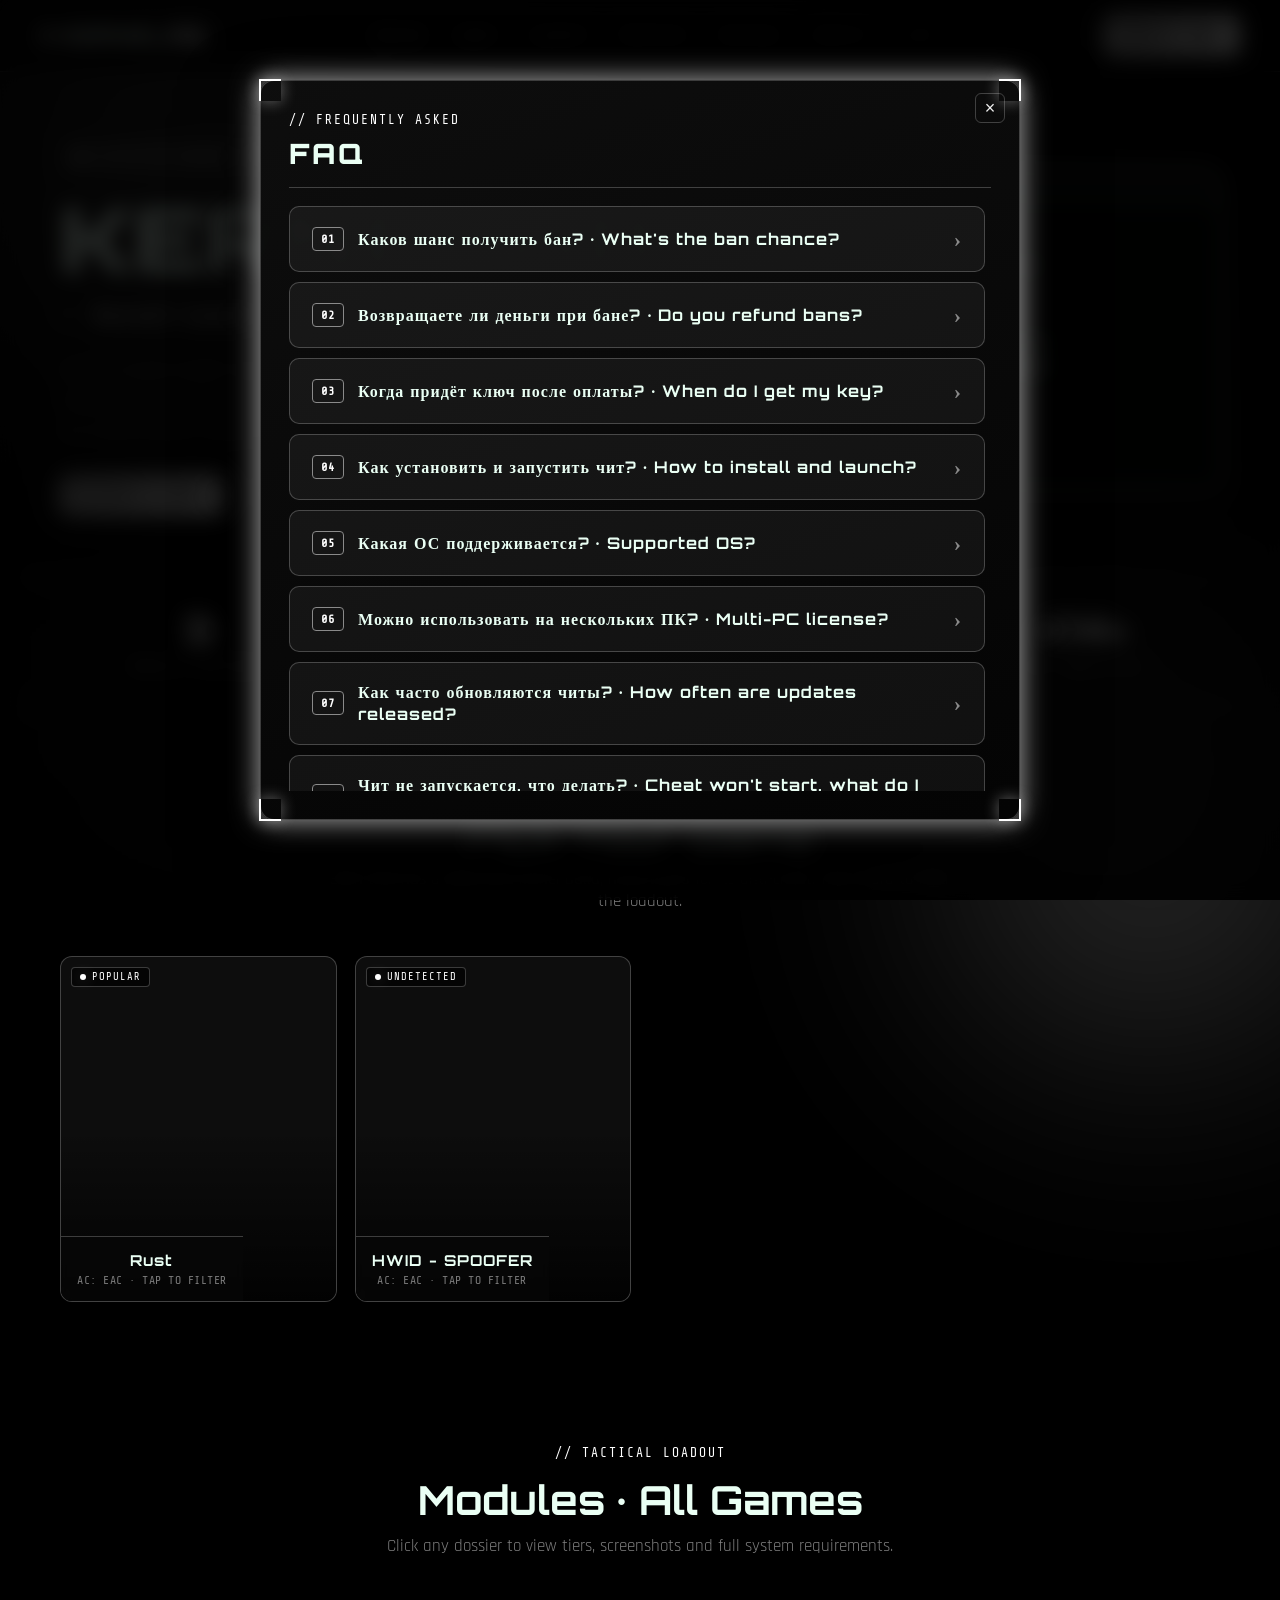
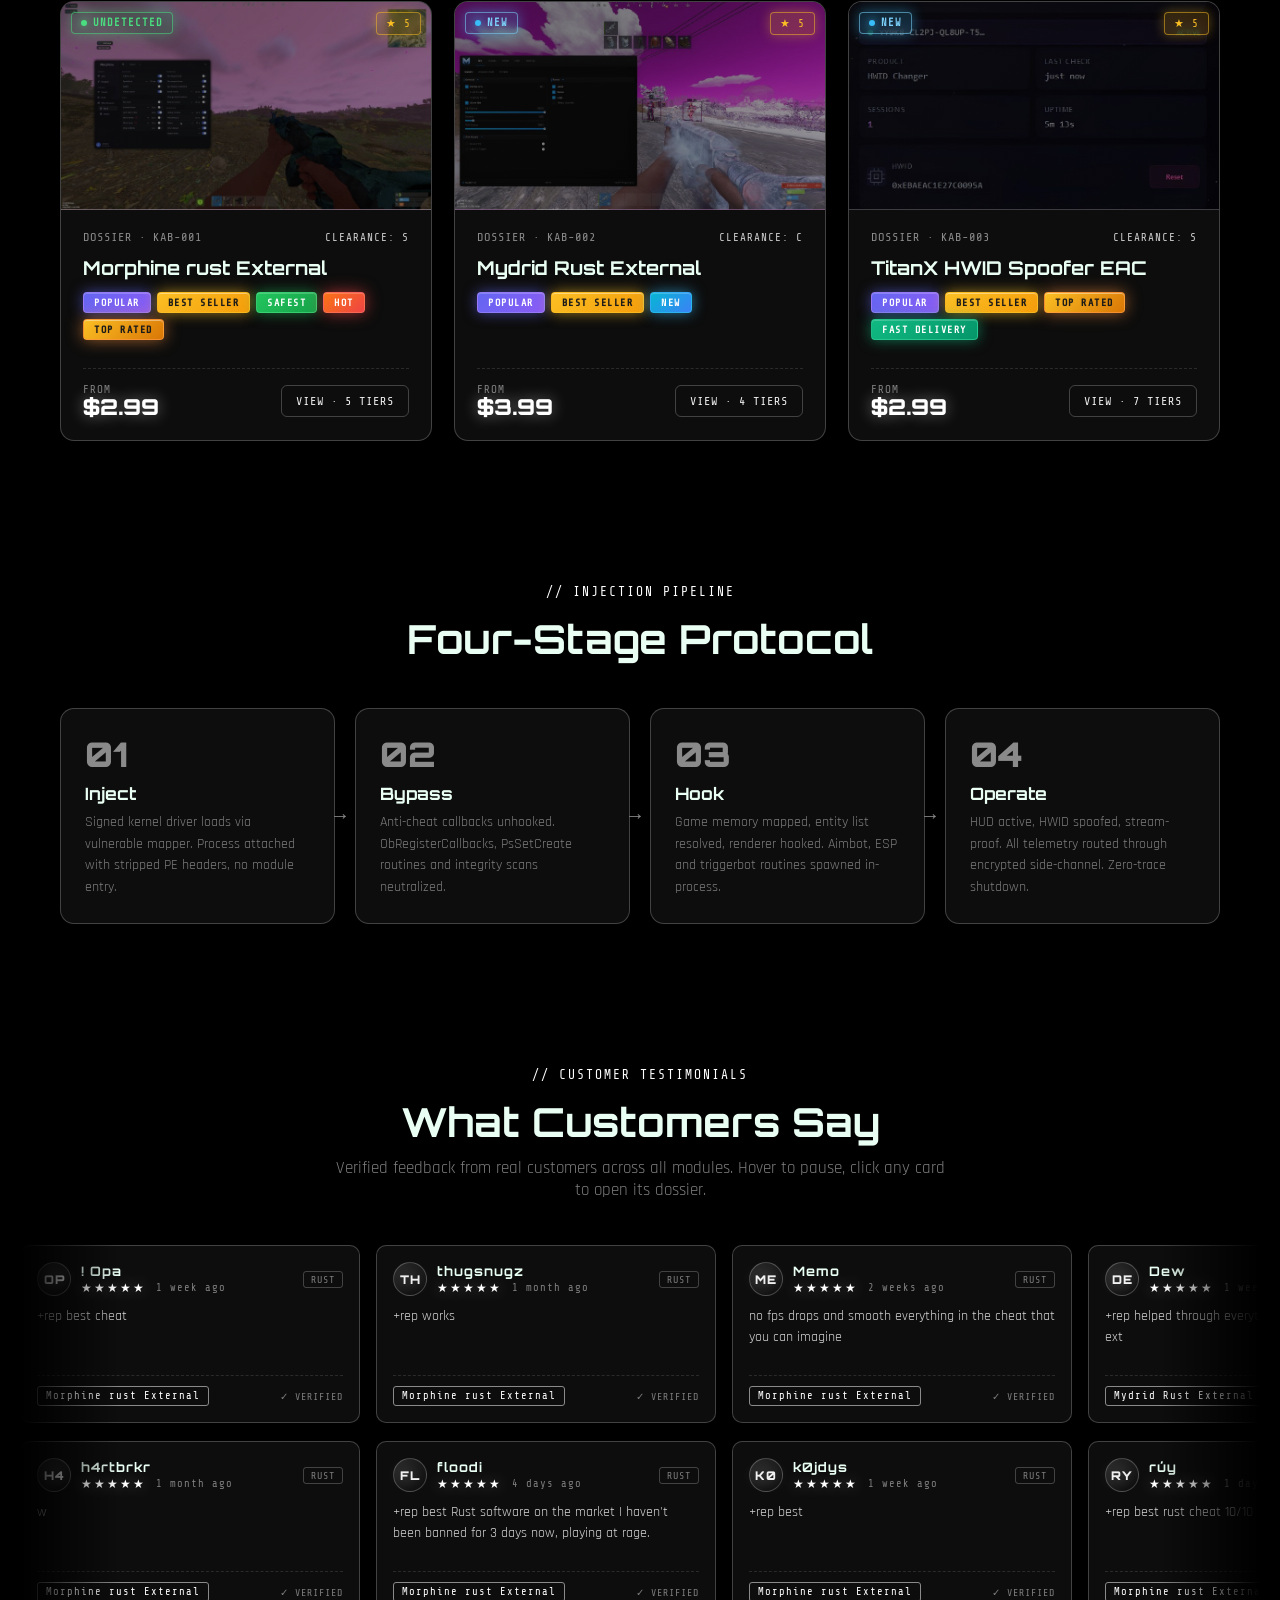
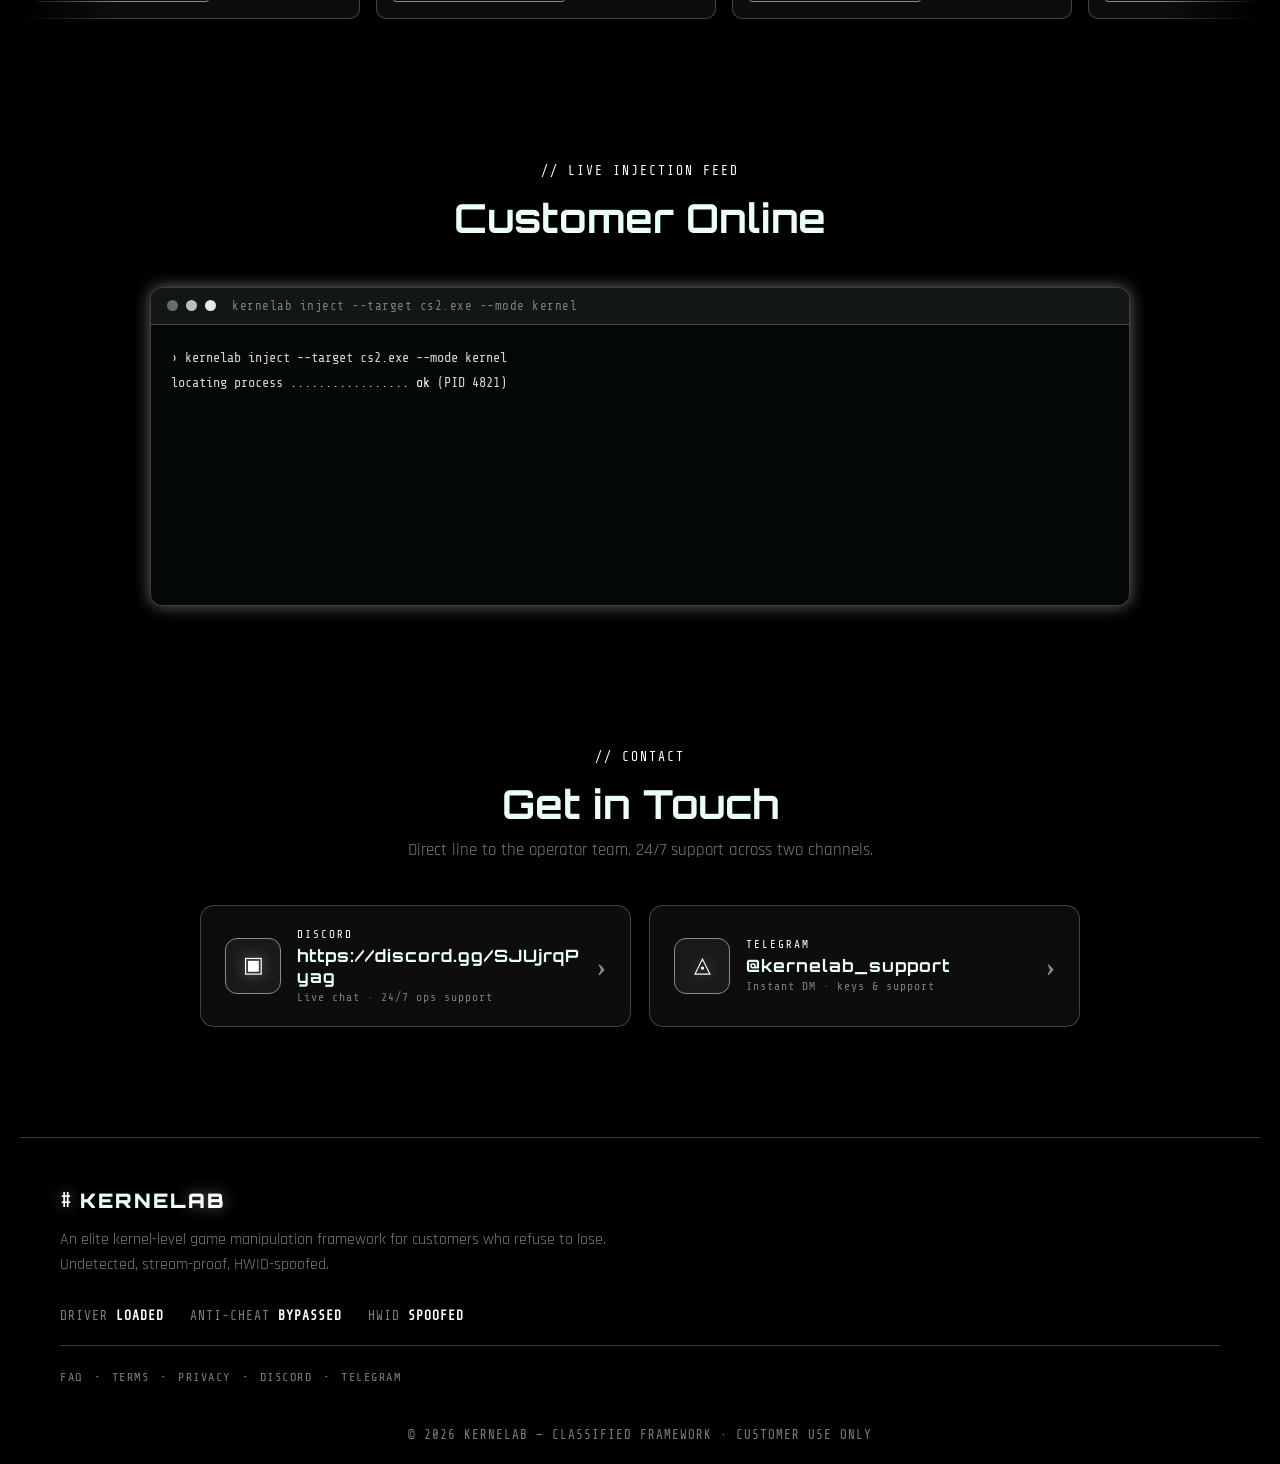
<file: faq.html>
<!DOCTYPE html>
<html lang="en">
<head>
  <meta charset="UTF-8" />
  <title>KERNELAB · FAQ</title>
  <meta http-equiv="refresh" content="0; url=index.html#faq" />
  <link rel="canonical" href="index.html#faq" />
  <script>location.replace("index.html#faq");</script>
</head>
<body>
  <p>Redirecting to <a href="index.html#faq">FAQ</a>…</p>
</body>
</html>
</file>
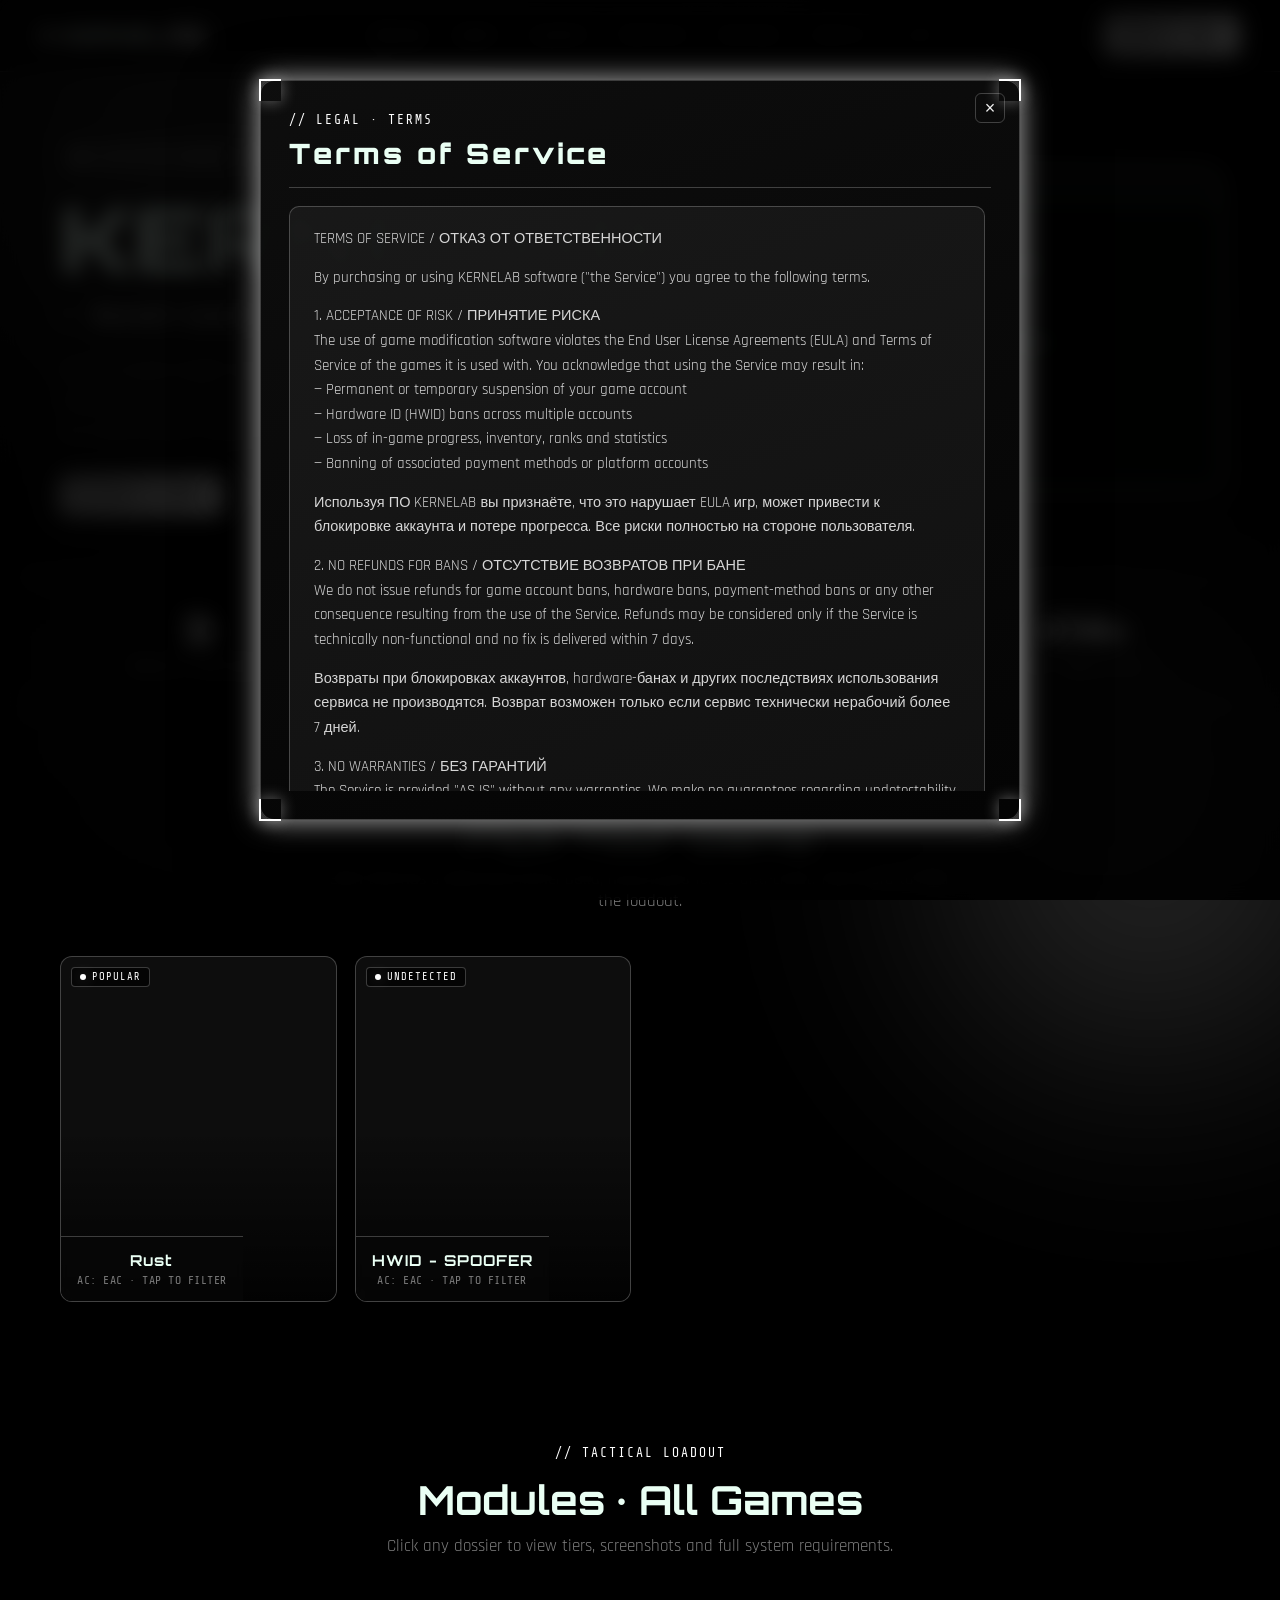
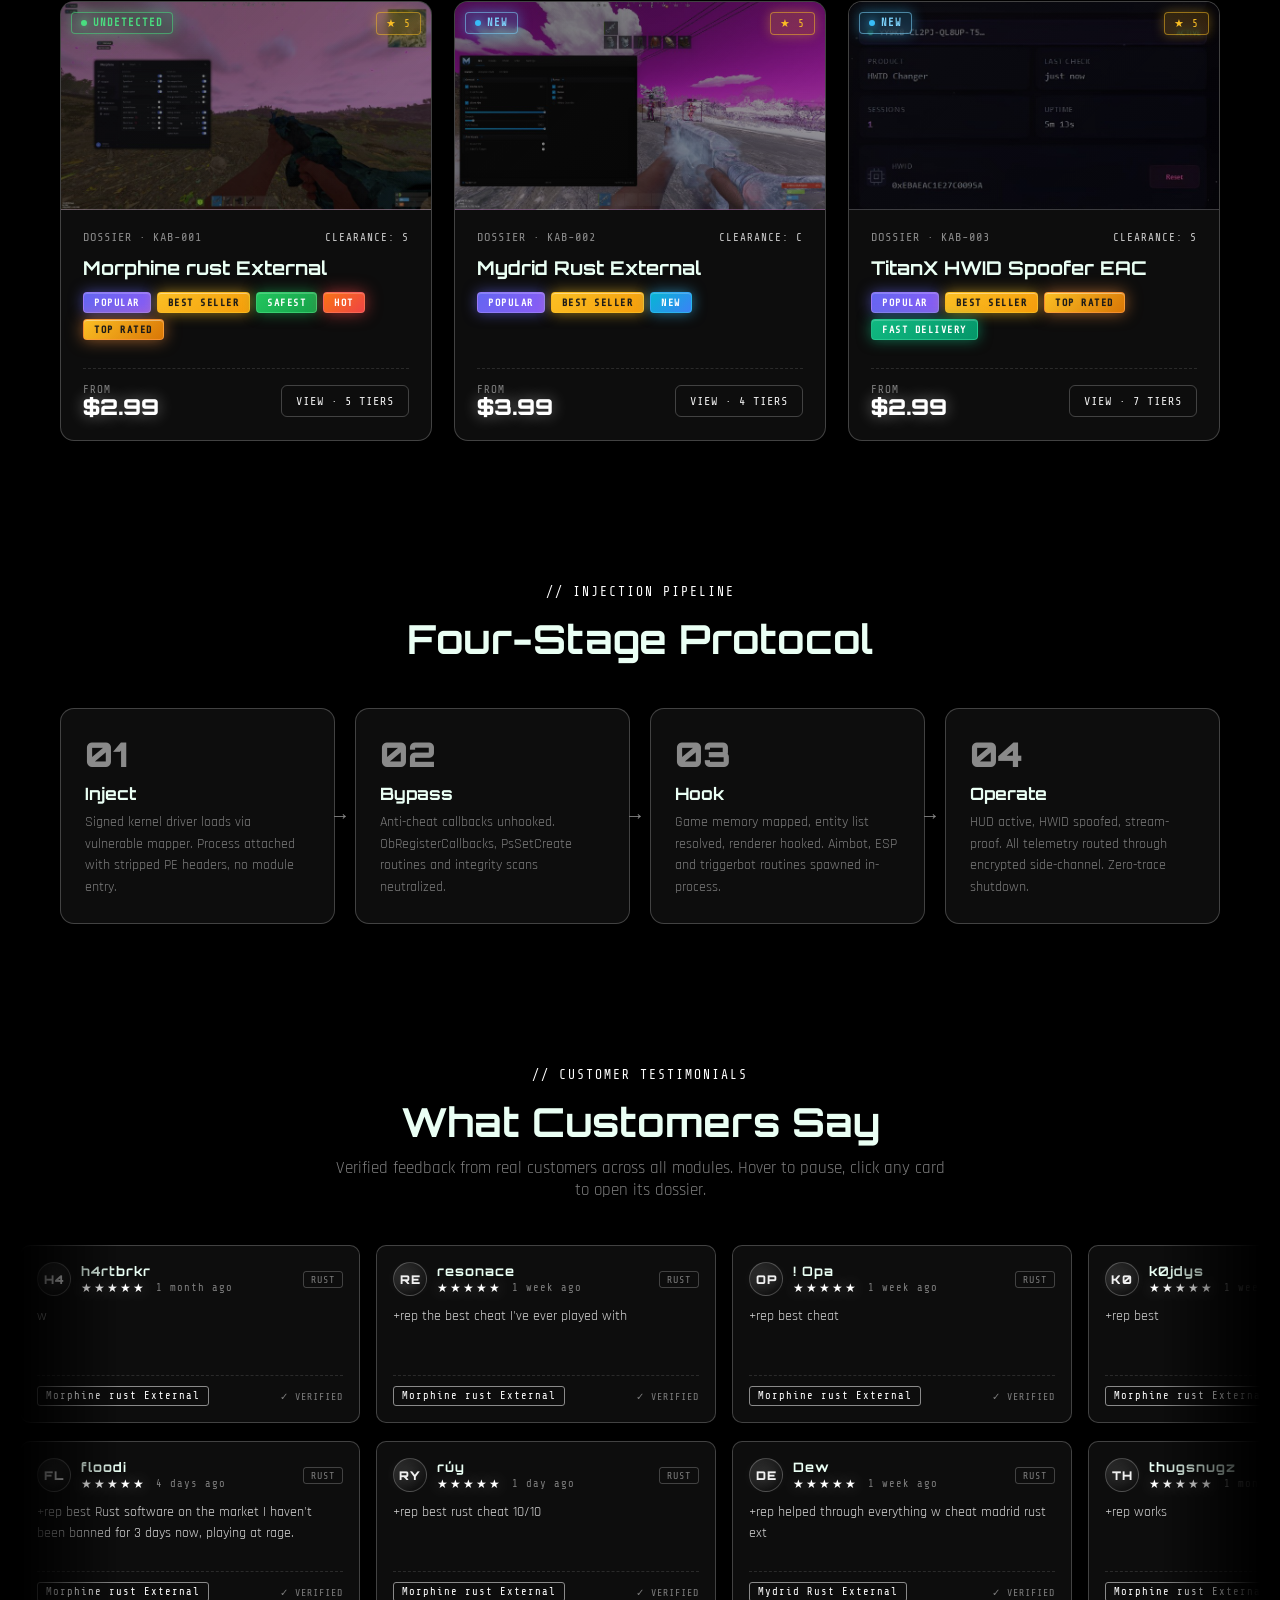
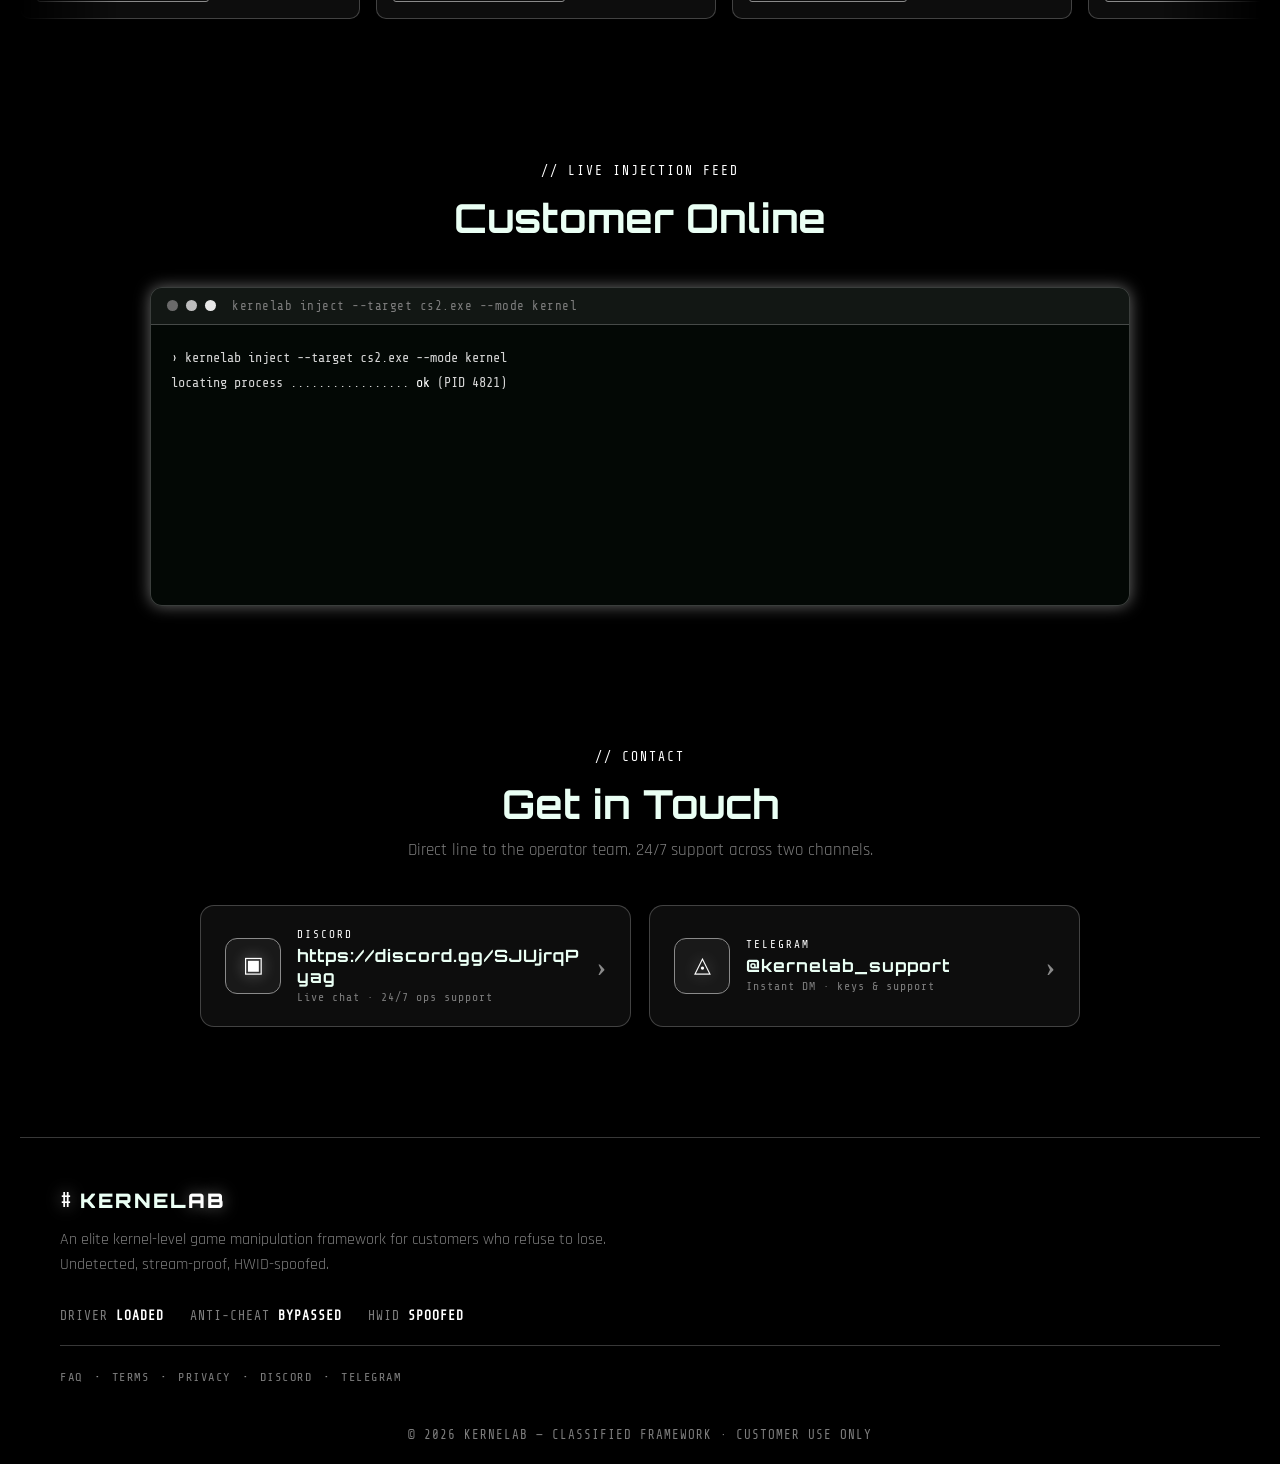
<file: terms.html>
<!DOCTYPE html>
<html lang="en">
<head>
  <meta charset="UTF-8" />
  <title>KERNELAB · Terms</title>
  <meta http-equiv="refresh" content="0; url=index.html#terms" />
  <link rel="canonical" href="index.html#terms" />
  <script>
    // Preserve the privacy anchor if user came via terms.html#privacy
    var hash = location.hash || "#terms";
    location.replace("index.html" + hash);
  </script>
</head>
<body>
  <p>Redirecting to <a href="index.html#terms">Terms</a>…</p>
</body>
</html>
</file>
<file: styles.css>
﻿/* ===== Theme ===== */
:root {
  --accent: #ffffff;
  --accent-soft: #f0f0f0;
  --accent-dim: #8a8a8a;
  --red: #cfcfcf;
  --amber: #d6d6d6;
  --bg: #000000;
  --bg-2: #0a0a0a;
  --panel: rgba(255, 255, 255, 0.05);
  --panel-2: rgba(255, 255, 255, 0.08);
  --panel-line: rgba(255, 255, 255, 0.22);
  --panel-line-soft: rgba(255, 255, 255, 0.12);
  --text: #d6d6d6;
  --muted: #7d7d7d;
  --glow: 0 0 16px rgba(255, 255, 255, 0.4);
  --glow-strong: 0 0 28px rgba(255, 255, 255, 0.7);
  --mono: "Share Tech Mono", monospace;
  --sans: "Rajdhani", sans-serif;
}

* { margin: 0; padding: 0; box-sizing: border-box; }
html { scroll-behavior: smooth; }
body {
  font-family: var(--sans);
  background: var(--bg);
  color: var(--text);
  min-height: 100vh;
  overflow-x: hidden;
  position: relative;
}

/* ===== Custom crosshair cursor (replaces default) ===== */
@media (hover: hover) and (pointer: fine) {
  body.crosshair-active,
  body.crosshair-active a, body.crosshair-active button,
  body.crosshair-active .btn, body.crosshair-active .nav-link,
  body.crosshair-active .module, body.crosshair-active .step,
  body.crosshair-active .game-card, body.crosshair-active input,
  body.crosshair-active textarea, body.crosshair-active select,
  body.crosshair-active label, body.crosshair-active .lo-chip,
  body.crosshair-active .pp-tier, body.crosshair-active .pg-thumb,
  body.crosshair-active .wheel-hub, body.crosshair-active .product-close,
  body.crosshair-active .rc-copy { cursor: none; }
}
.crosshair {
  position: fixed; top: 0; left: 0; width: 0; height: 0;
  pointer-events: none; z-index: 9999;
  transform: translate(-9999px, -9999px);
  transition: opacity .25s;
}
.crosshair .ch-line {
  position: absolute; background: var(--accent);
  box-shadow: 0 0 6px rgba(255,255,255,0.85);
  transition: background .15s, box-shadow .15s;
}
.crosshair .ch-top    { left: -1px; top: -22px; width: 2px; height: 14px; }
.crosshair .ch-bottom { left: -1px; top: 8px;   width: 2px; height: 14px; }
.crosshair .ch-left   { top: -1px; left: -22px; height: 2px; width: 14px; }
.crosshair .ch-right  { top: -1px; left: 8px;   height: 2px; width: 14px; }
.crosshair .ch-dot {
  position: absolute; left: -2px; top: -2px;
  width: 4px; height: 4px; border-radius: 50%;
  background: var(--accent); box-shadow: var(--glow);
  transition: background .15s, box-shadow .15s;
}
.crosshair .ch-ring {
  position: absolute; left: -16px; top: -16px;
  width: 32px; height: 32px; border-radius: 50%;
  border: 1px solid rgba(255,255,255,0.35);
  animation: crosshairRing 1.6s ease-out infinite;
}
@keyframes crosshairRing {
  0%   { transform: scale(.6); opacity: .9; }
  100% { transform: scale(1.7); opacity: 0; }
}
.crosshair.locked .ch-line { background: #fff; box-shadow: 0 0 14px #fff; }
.crosshair.locked .ch-dot  { background: #fff; box-shadow: 0 0 16px #fff; transform: scale(1.6); }
.crosshair.locked .ch-ring { border-color: rgba(255,255,255,0.7); animation-duration: .8s; }
.crosshair.click .ch-ring  { animation: chPunch .4s ease-out; }
@keyframes chPunch { 0%{transform:scale(.4);opacity:1;} 100%{transform:scale(2);opacity:0;} }

/* ===== Background ===== */
.bg-base {
  position: fixed; inset: 0; z-index: -10;
  background:
    radial-gradient(circle at 50% -10%, #161616 0%, transparent 55%),
    radial-gradient(circle at 12% 88%, #0e0e0e 0%, transparent 50%),
    radial-gradient(circle at 88% 80%, #0c0c0c 0%, transparent 50%),
    var(--bg);
  animation: baseBreathe 12s ease-in-out infinite;
}
@keyframes baseBreathe { 0%,100%{filter:brightness(1);} 50%{filter:brightness(1.2);} }

.bg-grid-wrap {
  position: fixed; inset: 0; z-index: -9;
  perspective: 420px; overflow: hidden;
  mask-image: linear-gradient(to top, #000 0%, transparent 72%);
  -webkit-mask-image: linear-gradient(to top, #000 0%, transparent 72%);
}
.bg-grid {
  position: absolute; top: 30%; left: -50%;
  width: 200%; height: 170%;
  background-image:
    linear-gradient(rgba(255,255,255,0.16) 1px, transparent 1px),
    linear-gradient(90deg, rgba(255,255,255,0.16) 1px, transparent 1px);
  background-size: 54px 54px;
  transform: rotateX(74deg); transform-origin: top center;
  animation: gridScroll 4s linear infinite;
}
@keyframes gridScroll { from{background-position:0 0;} to{background-position:0 54px;} }

.bg-glow { position: fixed; border-radius: 50%; filter: blur(130px); opacity: 0.4; z-index: -8; animation: float 16s ease-in-out infinite; }
.bg-glow-1 { width: 480px; height: 480px; background: #9a9a9a; top: -150px; left: -90px; }
.bg-glow-2 { width: 400px; height: 400px; background: #6a6a6a; bottom: -150px; right: -70px; animation-delay: -6s; }
@keyframes float { 0%,100%{transform:translate(0,0) scale(1);} 50%{transform:translate(40px,-50px) scale(1.12);} }

.bg-particles { position: fixed; inset: 0; z-index: -7; overflow: hidden; pointer-events: none; }
.particle {
  position: absolute; bottom: -10px; border-radius: 50%;
  background: var(--accent); box-shadow: 0 0 8px 2px rgba(255,255,255,0.6);
  opacity: 0; animation: rise linear infinite;
}
@keyframes rise {
  0%{transform:translateY(0) scale(.6);opacity:0;}
  10%{opacity:.8;} 90%{opacity:.5;}
  100%{transform:translateY(-105vh) translateX(-20px) scale(.4);opacity:0;}
}

/* Floating code snippets in background */
.bg-code { position: fixed; inset: 0; z-index: -6; pointer-events: none; overflow: hidden; opacity: .12; }
.bg-code-line {
  position: absolute; font-family: var(--mono); font-size: 12px;
  color: var(--accent); white-space: nowrap;
  animation: codeFloat linear infinite;
}
@keyframes codeFloat {
  from { transform: translateY(110vh); opacity: 0; }
  10%  { opacity: 1; }
  90%  { opacity: 1; }
  to   { transform: translateY(-20vh); opacity: 0; }
}

.bg-scanlines {
  position: fixed; inset: 0; z-index: -3; pointer-events: none;
  background: repeating-linear-gradient(to bottom, rgba(0,0,0,0) 0px, rgba(0,0,0,0) 2px, rgba(0,0,0,0.16) 3px, rgba(0,0,0,0) 4px);
  opacity: 0.4; animation: scanMove 8s linear infinite;
}
@keyframes scanMove { from{background-position:0 0;} to{background-position:0 100px;} }
.bg-vignette { position: fixed; inset: 0; z-index: -2; pointer-events: none;
  background: radial-gradient(ellipse at center, transparent 50%, rgba(0,0,0,0.6) 100%); }

/* ===== Top bar ===== */
.topbar { position: relative; z-index: 40; border-bottom: 1px solid var(--panel-line); background: rgba(6,6,6,0.8); }
.hex-marquee { overflow: hidden; padding: 6px 0; border-bottom: 1px solid rgba(255,255,255,0.08); }
.hex-track {
  display: flex; gap: 26px; white-space: nowrap; width: max-content;
  font-family: var(--mono); font-size: 13px; color: var(--accent-dim);
  animation: hexScroll 30s linear infinite;
}
@keyframes hexScroll { from{transform:translateX(0);} to{transform:translateX(-50%);} }
.status-strip {
  display: flex; align-items: center; justify-content: center; gap: 14px;
  padding: 7px 0; font-family: var(--mono); font-size: 12.5px; letter-spacing: 1px; color: var(--muted);
}
.status-strip b { color: var(--accent); }
.status-strip .sep { color: var(--accent-dim); }
.status-strip .dot { display:inline-block; width:8px; height:8px; border-radius:50%; background:var(--accent); box-shadow:var(--glow); animation: blink 1.4s infinite; }
@keyframes blink { 0%,100%{opacity:1;} 50%{opacity:.3;} }

/* ===== Header ===== */
.header {
  position: sticky; top: 0; z-index: 50;
  display: flex; align-items: center; justify-content: space-between;
  padding: 16px 40px; background: rgba(6,6,6,0.72);
  backdrop-filter: blur(14px); border-bottom: 1px solid var(--panel-line);
}
.logo { display: flex; align-items: center; gap: 8px; text-decoration: none; position: relative; }
.logo-hash { font-family: var(--mono); color: var(--accent); font-size: 22px; text-shadow: var(--glow); animation: blink 2s infinite; }
.logo-text { font-family: "Orbitron", sans-serif; font-weight: 900; font-size: 20px; letter-spacing: 2px; color: #eafff4; }
.logo-accent { color: var(--accent); text-shadow: var(--glow); }
.logo::before, .logo::after {
  content: attr(data-text); position: absolute; left: 24px; top: 50%; transform: translateY(-50%);
  font-family: "Orbitron"; font-weight: 900; font-size: 20px; letter-spacing: 2px; opacity: 0; pointer-events: none;
}
.logo:hover::before { opacity: .9; color: var(--red); animation: glitchTop .35s steps(2) infinite; }
.logo:hover::after { opacity: .9; color: var(--accent); animation: glitchBot .35s steps(2) infinite; }
@keyframes glitchTop { 0%{clip-path:inset(0 0 60% 0);transform:translate(-2px,-52%);} 100%{clip-path:inset(0 0 62% 0);transform:translate(2px,-48%);} }
@keyframes glitchBot { 0%{clip-path:inset(60% 0 0 0);transform:translate(2px,-48%);} 100%{clip-path:inset(58% 0 0 0);transform:translate(-2px,-52%);} }

.nav { display: flex; gap: 28px; }
.nav-link {
  font-family: var(--mono); color: var(--muted); text-decoration: none; font-size: 14px; letter-spacing: 1px;
  transition: .25s; position: relative; text-transform: uppercase;
}
.nav-link::after { content:""; position:absolute; left:0; bottom:-6px; width:0; height:2px; background:var(--accent); box-shadow:var(--glow); transition:.25s; }
.nav-link:hover { color: var(--accent-soft); }
.nav-link:hover::after { width: 100%; }

/* ===== Buttons ===== */
.btn {
  font-family: var(--mono); font-size: 14px; letter-spacing: 1px; text-transform: uppercase;
  padding: 11px 22px; border-radius: 8px; text-decoration: none; cursor: pointer;
  transition: .22s; border: 1px solid transparent; display: inline-block;
}
.btn-primary { background: linear-gradient(135deg, var(--accent-dim), var(--accent)); color: #000000; box-shadow: var(--glow); font-weight: 700; }
.btn-primary:hover { box-shadow: var(--glow-strong); transform: translateY(-2px); }
.btn-ghost { background: transparent; color: var(--accent-soft); border-color: var(--panel-line); }
.btn-ghost:hover { border-color: var(--accent); box-shadow: var(--glow); }
.btn-shine { position: relative; overflow: hidden; }
.btn-shine::after {
  content:""; position:absolute; top:0; left:-120%; width:60%; height:100%;
  background: linear-gradient(120deg, transparent, rgba(255,255,255,0.4), transparent);
  transform: skewX(-20deg); animation: shineSweep 3.4s ease-in-out infinite;
}
@keyframes shineSweep { 0%{left:-120%;} 60%,100%{left:140%;} }

/* ===== Hero ===== */
.hero {
  max-width: 1240px; margin: 0 auto; padding: 70px 40px 50px;
  display: grid; grid-template-columns: 1.05fr 1fr; gap: 50px; align-items: center;
}
.hero-badge {
  display: inline-flex; align-items: center; gap: 8px; font-family: var(--mono); font-size: 12.5px; letter-spacing: 1px;
  color: var(--accent-soft); background: var(--panel); border: 1px solid var(--panel-line);
  padding: 7px 14px; border-radius: 6px; margin-bottom: 22px;
}
.pulse-dot { width: 8px; height: 8px; border-radius: 50%; background: var(--accent); box-shadow: var(--glow); animation: blink 1.4s infinite; }
.hero-title {
  font-family: "Orbitron", sans-serif; font-weight: 900; font-size: clamp(46px, 7vw, 96px);
  letter-spacing: 3px; color: #eafff4; line-height: 1; position: relative;
}
.hero-rotator { font-family: var(--mono); font-size: clamp(16px, 2.2vw, 24px); margin: 18px 0 22px; color: var(--accent); min-height: 1.4em; }
.hero-rotator .caret { color: var(--accent-dim); margin-right: 8px; }
.type-cursor { animation: blink 1s steps(1) infinite; color: var(--accent); }
.hero-sub { color: var(--muted); font-size: 18px; line-height: 1.65; max-width: 540px; margin-bottom: 30px; }
.hero-buttons { display: flex; gap: 14px; flex-wrap: wrap; }

/* ===== Glitch title ===== */
.glitch::before, .glitch::after {
  content: attr(data-text); position: absolute; left: 0; top: 0; width: 100%;
  color: #eafff4; overflow: hidden;
}
.glitch::before { text-shadow: -2px 0 var(--red); animation: glitchA 3s infinite linear alternate-reverse; }
.glitch::after { text-shadow: 2px 0 var(--accent); animation: glitchB 2.4s infinite linear alternate-reverse; }
@keyframes glitchA {
  0%,92%,100% { clip-path: inset(0 0 0 0); transform: translate(0); }
  93% { clip-path: inset(20% 0 50% 0); transform: translate(-3px); }
  96% { clip-path: inset(60% 0 10% 0); transform: translate(3px); }
}
@keyframes glitchB {
  0%,90%,100% { clip-path: inset(0 0 0 0); transform: translate(0); }
  91% { clip-path: inset(45% 0 35% 0); transform: translate(3px); }
  94% { clip-path: inset(10% 0 70% 0); transform: translate(-3px); }
}

/* ===== Terminal ===== */
.terminal {
  background: rgba(4,10,7,0.85); border: 1px solid var(--panel-line); border-radius: 12px;
  overflow: hidden; box-shadow: var(--glow), 0 20px 60px rgba(0,0,0,0.5);
  backdrop-filter: blur(6px);
}
.terminal.wide { max-width: 980px; margin: 0 auto; }
.terminal-bar {
  display: flex; align-items: center; gap: 8px; padding: 11px 16px;
  background: rgba(255,255,255,0.06); border-bottom: 1px solid var(--panel-line);
}
.tdot { width: 11px; height: 11px; border-radius: 50%; }
.tdot.r { background: #6a6a6a; } .tdot.y { background: #bdbdbd; } .tdot.g { background: #e8e8e8; }
.terminal-title { font-family: var(--mono); font-size: 12.5px; color: var(--muted); margin-left: 8px; letter-spacing: .5px; }
.terminal-body {
  font-family: var(--mono); font-size: 13.5px; line-height: 1.9; padding: 20px;
  min-height: 280px; color: var(--text); white-space: pre-wrap;
}
.terminal-body .ok { color: var(--accent); }
.terminal-body .warn { color: var(--amber); }
.terminal-body .err { color: var(--red); }
.terminal-body .dim { color: var(--muted); }
.terminal-body .prompt { color: var(--accent-soft); }
.term-cursor { display:inline-block; width:8px; background:var(--accent); animation:blink 1s steps(1) infinite; }

/* ===== Stats ===== */
.stats {
  max-width: 1240px; margin: 10px auto 0; padding: 30px 40px;
  display: grid; grid-template-columns: repeat(4, 1fr); gap: 20px;
  border-top: 1px solid var(--panel-line); border-bottom: 1px solid var(--panel-line);
}
.stat { text-align: center; }
.stat-num { font-family: "Orbitron"; font-weight: 700; font-size: clamp(26px, 3vw, 38px); color: var(--accent-soft); text-shadow: var(--glow); }
.stat-label { font-family: var(--mono); color: var(--muted); font-size: 13px; margin-top: 6px; text-transform: uppercase; letter-spacing: 1px; }

/* ===== Sections ===== */
.section { max-width: 1240px; margin: 0 auto; padding: 70px 40px; }
.section-head { text-align: center; margin-bottom: 44px; }
.kicker { font-family: var(--mono); color: var(--accent); font-size: 13px; letter-spacing: 2px; }
.section-title { font-family: "Orbitron"; font-weight: 700; font-size: clamp(26px, 3.4vw, 40px); color: #eafff4; margin: 12px 0 10px; }
.section-desc { color: var(--muted); font-size: 17px; max-width: 620px; margin: 0 auto; }

/* ===== Games grid ===== */
.games-grid { display: grid; grid-template-columns: repeat(auto-fill, minmax(220px, 1fr)); gap: 18px; }
.game-card {
  position: relative; background: var(--panel); border: 1px solid var(--panel-line);
  border-radius: 12px; overflow: hidden; transition: .3s;
  aspect-ratio: 4/5; display: flex; flex-direction: column;
}
.game-card::before {
  content: ""; position: absolute; inset: 0;
  background: linear-gradient(180deg, transparent 50%, rgba(0,0,0,0.85) 100%);
  z-index: 1; pointer-events: none;
}
.gc-image {
  flex: 1; position: relative; overflow: hidden;
  background:
    repeating-linear-gradient(45deg, rgba(255,255,255,0.02) 0 8px, transparent 8px 16px),
    linear-gradient(135deg, #1a1a1a, #0a0a0a);
}
.gc-image::after {
  content: ""; position: absolute; inset: 0;
  background: linear-gradient(90deg, transparent, rgba(255,255,255,0.06) 50%, transparent);
  transform: translateX(-100%); transition: transform .8s;
}
.game-card:hover .gc-image::after { transform: translateX(100%); }
.gc-mark {
  position: absolute; inset: 0; display: flex; align-items: center; justify-content: center;
  font-family: "Orbitron"; font-weight: 900; font-size: clamp(38px, 4vw, 56px);
  color: rgba(255,255,255,0.18); letter-spacing: 4px;
  transition: .35s;
}
.game-card:hover .gc-mark { color: rgba(255,255,255,0.45); transform: scale(1.06); text-shadow: var(--glow); }
.gc-status {
  position: absolute; top: 10px; left: 10px; z-index: 2;
  font-family: var(--mono); font-size: 10.5px; letter-spacing: 1px;
  color: var(--accent); padding: 3px 8px;
  background: rgba(0,0,0,0.65); border: 1px solid var(--panel-line); border-radius: 4px;
}
.gc-status .gc-dot { display:inline-block; width:6px; height:6px; border-radius:50%; background:var(--accent); margin-right:6px; box-shadow: var(--glow); animation: blink 1.4s infinite; }
.gc-meta {
  position: relative; z-index: 2; padding: 14px 16px;
  border-top: 1px solid var(--panel-line);
  background: rgba(8,8,8,0.7); backdrop-filter: blur(6px);
}
.gc-name { font-family: "Orbitron"; font-weight: 700; font-size: 15px; color: #eafff4; letter-spacing: 1px; }
.gc-sub  { font-family: var(--mono); font-size: 11.5px; color: var(--muted); letter-spacing: .5px; margin-top: 4px; }
.game-card:hover { transform: translateY(-6px); border-color: var(--accent); box-shadow: var(--glow-strong); }
.game-card.active { border-color: var(--accent); box-shadow: var(--glow-strong); }
.game-card.active::after {
  content: "SELECTED"; position: absolute; top: 10px; right: 10px; z-index: 2;
  font-family: var(--mono); font-size: 10px; letter-spacing: 1px;
  color: #000; background: var(--accent); padding: 3px 8px; border-radius: 3px;
  animation: blink 1.6s infinite;
}

/* ===== Loadout clear button ===== */
.loadout-clear {
  margin-top: 14px; padding: 7px 14px; border-radius: 20px;
  font-family: var(--mono); font-size: 11.5px; letter-spacing: 1px;
  background: transparent; color: var(--accent);
  border: 1px solid var(--accent); transition: .2s;
}
.loadout-clear:hover { background: var(--accent); color: #000; box-shadow: var(--glow); }

/* ===== Modules ===== */
.modules { display: grid; grid-template-columns: repeat(auto-fill, minmax(310px, 1fr)); gap: 22px; }
.module {
  background: var(--panel); border: 1px solid var(--panel-line); border-radius: 14px;
  padding: 0; transition: .25s; position: relative; overflow: hidden;
  display: flex; flex-direction: column;
}
.module::before { content:""; position:absolute; inset:0; background:radial-gradient(circle at 50% 0%, rgba(255,255,255,0.14), transparent 70%); opacity:0; transition:.3s; pointer-events: none; z-index: 1; }
.module::after {
  content: ""; position: absolute; inset: -1px;
  border-radius: 14px; padding: 1px;
  background: linear-gradient(120deg, transparent 30%, rgba(255,255,255,0.6), transparent 70%);
  -webkit-mask: linear-gradient(#fff 0 0) content-box, linear-gradient(#fff 0 0);
          mask: linear-gradient(#fff 0 0) content-box, linear-gradient(#fff 0 0);
  -webkit-mask-composite: xor; mask-composite: exclude;
  opacity: 0; transition: opacity .35s;
  pointer-events: none;
}
.module:hover { transform: translateY(-6px); border-color: var(--accent); box-shadow: var(--glow-strong); }
.module:hover::before { opacity: 1; }
.module:hover::after  { opacity: 1; animation: borderRun 1.6s linear infinite; }
@keyframes borderRun {
  from { background-position: 0% 50%; }
  to   { background-position: 200% 50%; }
}

/* Module preview image */
.module-img {
  position: relative; aspect-ratio: 16/9;
  background:
    repeating-linear-gradient(45deg, rgba(255,255,255,0.025) 0 8px, transparent 8px 16px),
    linear-gradient(135deg, #1a1a1a, #080808);
  border-bottom: 1px solid var(--panel-line);
  overflow: hidden;
  display: flex; align-items: center; justify-content: center;
}
.module-img-grid {
  position: absolute; inset: 0; pointer-events: none;
  background:
    linear-gradient(rgba(255,255,255,0.04) 1px, transparent 1px),
    linear-gradient(90deg, rgba(255,255,255,0.04) 1px, transparent 1px);
  background-size: 32px 32px;
  mask-image: radial-gradient(ellipse at center, #000 30%, transparent 80%);
  -webkit-mask-image: radial-gradient(ellipse at center, #000 30%, transparent 80%);
}
.module-img-mark {
  position: absolute; inset: 0;
  display: flex; align-items: center; justify-content: center;
  font-family: "Orbitron"; font-weight: 900;
  font-size: clamp(22px, 2.4vw, 30px);
  color: rgba(255,255,255,0.22); letter-spacing: 4px;
  transition: .35s;
  z-index: 0; pointer-events: none; text-align: center;
}
.module:hover .module-img-mark { color: rgba(255,255,255,0.5); transform: scale(1.05); text-shadow: var(--glow); }
.module-img::after {
  content: ""; position: absolute; inset: 0;
  background: linear-gradient(90deg, transparent, rgba(255,255,255,0.08) 50%, transparent);
  transform: translateX(-100%); transition: transform .8s; z-index: 2;
}
.module:hover .module-img::after { transform: translateX(100%); }

/* Status + rating overlays on image */
.module-status {
  position: absolute; top: 10px; left: 10px; z-index: 3;
  font-family: var(--mono); font-size: 10.5px; letter-spacing: 1px; font-weight: 700;
  padding: 4px 9px; border-radius: 4px;
  background: rgba(0,0,0,0.75); color: var(--accent);
  display: inline-flex; align-items: center; gap: 6px;
  backdrop-filter: blur(4px);
  border: 1px solid var(--panel-line);
}
.module-status .ms-dot { width: 6px; height: 6px; border-radius: 50%; background: var(--accent); box-shadow: var(--glow); animation: blink 1.4s infinite; }

.module-status.undetected {
  background: rgba(34, 197, 94, 0.15);
  border-color: rgba(74, 222, 128, 0.55);
  color: #4ade80;
  box-shadow: 0 0 14px rgba(74, 222, 128, 0.4);
}
.module-status.undetected .ms-dot { background: #4ade80; box-shadow: 0 0 8px rgba(74, 222, 128, 0.9); }

.module-status.popular {
  background: rgba(99, 102, 241, 0.18);
  border-color: rgba(129, 140, 248, 0.55);
  color: #a5b4fc;
  box-shadow: 0 0 14px rgba(99, 102, 241, 0.45);
}
.module-status.popular .ms-dot { background: #818cf8; box-shadow: 0 0 8px rgba(129, 140, 248, 0.9); }

.module-status.new {
  background: rgba(56, 189, 248, 0.18);
  border-color: rgba(125, 211, 252, 0.55);
  color: #7dd3fc;
  box-shadow: 0 0 14px rgba(56, 189, 248, 0.45);
}
.module-status.new .ms-dot { background: #38bdf8; box-shadow: 0 0 8px rgba(56, 189, 248, 0.9); animation-duration: .8s; }

.module-status.updating {
  background: rgba(250, 204, 21, 0.18);
  border-color: rgba(253, 224, 71, 0.55);
  color: #fde047;
  box-shadow: 0 0 14px rgba(250, 204, 21, 0.45);
}
.module-status.updating .ms-dot { background: #facc15; box-shadow: 0 0 8px rgba(250, 204, 21, 0.9); animation-duration: .5s; }

.module-status.detected {
  background: rgba(239, 68, 68, 0.18);
  border-color: rgba(248, 113, 113, 0.55);
  color: #f87171;
  box-shadow: 0 0 14px rgba(239, 68, 68, 0.45);
}
.module-status.detected .ms-dot { background: #ef4444; box-shadow: 0 0 8px rgba(239, 68, 68, 0.9); animation-duration: .3s; }

.module-status.beta {
  background: rgba(168, 162, 158, 0.15);
  border-color: rgba(214, 211, 209, 0.4);
  color: #d6d3d1;
}
.module-status.beta .ms-dot { background: #d6d3d1; }
.module-rating {
  position: absolute; top: 10px; right: 10px; z-index: 3;
  font-family: var(--mono); font-size: 11px; letter-spacing: 1px;
  padding: 4px 9px; border-radius: 4px;
  background: linear-gradient(135deg, rgba(251, 191, 36, 0.18), rgba(245, 158, 11, 0.18));
  border: 1px solid rgba(251, 191, 36, 0.5);
  color: #fbbf24;
  box-shadow: 0 0 12px rgba(251, 191, 36, 0.35);
  backdrop-filter: blur(4px);
}

.module-content {
  padding: 20px 22px 22px; flex: 1;
  display: flex; flex-direction: column;
  position: relative; z-index: 1;
}
.module-row { display: flex; align-items: center; justify-content: space-between; gap: 8px; }
.module-id { font-family: var(--mono); font-size: 12px; color: var(--accent-dim); letter-spacing: 1px; }
.module-clear { font-family: var(--mono); font-size: 11px; color: var(--red); letter-spacing: 1px; }
.module-name { font-family: "Orbitron"; font-weight: 700; font-size: 19px; color: #eafff4; margin: 12px 0 12px; }
.module-tags { display: flex; flex-wrap: wrap; gap: 6px; margin-bottom: 16px; }
.module-tag { font-family: var(--mono); font-size: 11px; color: var(--accent-soft); border: 1px solid var(--panel-line); padding: 3px 9px; border-radius: 20px; letter-spacing: .5px; }
.module-foot {
  margin-top: auto; display: flex; align-items: center; justify-content: space-between;
  padding-top: 14px; border-top: 1px dashed var(--panel-line-soft);
}
.module-price { display: flex; flex-direction: column; }
.module-price-from { font-family: var(--mono); font-size: 11px; color: var(--muted); letter-spacing: 1px; }
.module-price-val  { font-family: "Orbitron"; font-weight: 900; font-size: 22px; color: var(--accent); text-shadow: var(--glow); line-height: 1; }
.module-view {
  font-family: var(--mono); font-size: 12px; letter-spacing: 1px;
  padding: 8px 14px; border: 1px solid var(--panel-line); border-radius: 6px;
  color: var(--accent-soft); background: transparent; transition: .2s;
}
.module-view:hover { background: var(--accent); color: #000; border-color: var(--accent); box-shadow: var(--glow); }

/* ===== Protocol ===== */
.protocol { display: grid; grid-template-columns: repeat(4, 1fr); gap: 20px; }
.step { background: var(--panel); border: 1px solid var(--panel-line); border-radius: 14px; padding: 24px; position: relative; transition: .25s; }
.step:hover { border-color: var(--accent); box-shadow: var(--glow); transform: translateY(-5px); }
.step-num { font-family: "Orbitron"; font-weight: 900; font-size: 34px; color: var(--accent-dim); }
.step-name { font-family: "Orbitron"; font-weight: 700; font-size: 17px; color: #eafff4; margin: 8px 0 8px; }
.step-desc { color: var(--muted); font-size: 14px; line-height: 1.55; }
.step::after { content: "→"; position: absolute; right: -16px; top: 50%; transform: translateY(-50%); color: var(--accent-dim); font-size: 20px; }
.step:last-child::after { display: none; }

/* ===== Footer ===== */
.footer { max-width: 1240px; margin: 40px auto 0; padding: 50px 40px 20px; border-top: 1px solid var(--panel-line); }
.footer-top { display: flex; flex-direction: column; gap: 14px; max-width: 560px; }
.footer-top p { color: var(--muted); line-height: 1.6; }
.footer-status { display: flex; gap: 26px; flex-wrap: wrap; margin-top: 30px; font-family: var(--mono); font-size: 13px; color: var(--muted); letter-spacing: 1px; }
.footer-status b { color: var(--accent); }
.copyright { text-align: center; font-family: var(--mono); color: var(--muted); padding: 22px; font-size: 12.5px; letter-spacing: 1px; }

/* ===== Reveal & entrance ===== */
.reveal { opacity: 0; transform: translateY(36px); transition: opacity .7s ease, transform .7s cubic-bezier(.2,.8,.2,1); }
.reveal.revealed { opacity: 1; transform: translateY(0); }
.hero-left > * { animation: heroIn .7s ease backwards; }
.hero-left > *:nth-child(1){animation-delay:.05s;} .hero-left > *:nth-child(2){animation-delay:.15s;}
.hero-left > *:nth-child(3){animation-delay:.25s;} .hero-left > *:nth-child(4){animation-delay:.35s;}
.hero-left > *:nth-child(5){animation-delay:.45s;}
.terminal { animation: heroIn .8s ease backwards .3s; }
@keyframes heroIn { from{opacity:0;transform:translateY(26px);} to{opacity:1;transform:translateY(0);} }

/* ===== Scroll bar & to-top ===== */
.scroll-bar { position: fixed; top: 0; left: 0; height: 3px; width: 0%; background: linear-gradient(90deg, var(--accent-dim), var(--accent)); box-shadow: var(--glow); z-index: 200; }
.to-top {
  position: fixed; bottom: 26px; right: 26px; width: 48px; height: 48px; border-radius: 10px;
  border: 1px solid var(--accent); background: var(--panel); backdrop-filter: blur(8px);
  color: var(--accent); font-size: 20px; cursor: pointer; z-index: 120; box-shadow: var(--glow);
  opacity: 0; visibility: hidden; transform: translateY(20px); transition: .3s;
}
.to-top.show { opacity: 1; visibility: visible; transform: translateY(0); }
.to-top:hover { background: var(--accent); color: #000000; box-shadow: var(--glow-strong); }

/* ===== Toast notifications ===== */
.toasts {
  position: fixed; top: 90px; right: 20px; z-index: 150;
  display: flex; flex-direction: column; gap: 10px;
  pointer-events: none;
}
.toast {
  display: flex; align-items: center; gap: 10px;
  background: rgba(8,8,8,0.92); border: 1px solid var(--panel-line);
  border-left: 3px solid var(--accent);
  padding: 10px 16px 10px 12px; border-radius: 6px;
  font-family: var(--mono); font-size: 12.5px;
  color: var(--accent-soft); letter-spacing: .5px;
  backdrop-filter: blur(8px);
  box-shadow: var(--glow), 0 8px 24px rgba(0,0,0,0.6);
  min-width: 240px;
  transform: translateX(120%);
  animation: toastIn .35s cubic-bezier(.2,.8,.2,1) forwards,
             toastOut .4s ease 4.6s forwards;
}
.toast .tdot-mini {
  width: 7px; height: 7px; border-radius: 50%;
  background: var(--accent); box-shadow: var(--glow);
  animation: blink 1s infinite; flex-shrink: 0;
}
.toast b { color: var(--accent); }
.toast .toast-tag {
  font-size: 10px; padding: 2px 6px; border: 1px solid var(--panel-line);
  border-radius: 3px; color: var(--muted); margin-left: auto;
}
@keyframes toastIn  { from { transform: translateX(120%); opacity: 0; } to { transform: translateX(0); opacity: 1; } }
@keyframes toastOut { from { transform: translateX(0); opacity: 1; } to { transform: translateX(120%); opacity: 0; } }

/* ===== Recent purchase ticker ===== */
.ticker {
  position: fixed; bottom: 0; left: 0; right: 0; z-index: 110;
  background: rgba(4,4,4,0.92); border-top: 1px solid var(--panel-line);
  backdrop-filter: blur(12px);
  font-family: var(--mono); font-size: 12.5px; color: var(--muted);
  letter-spacing: 1px; padding: 8px 18px;
  display: flex; align-items: center; gap: 14px; overflow: hidden;
  height: 36px;
}
.ticker-label {
  flex-shrink: 0;
  color: var(--accent); padding: 2px 8px;
  border: 1px solid var(--accent); border-radius: 3px; font-size: 11px;
  animation: blink 1.6s infinite;
}
.ticker-track { flex: 1; overflow: hidden; position: relative; height: 20px; }
.ticker-item {
  position: absolute; left: 100%; white-space: nowrap;
  animation: tickerSlide 18s linear forwards;
}
.ticker-item b { color: var(--accent); }
.ticker-item .ti-time { color: var(--accent-dim); margin-left: 14px; }
@keyframes tickerSlide {
  from { transform: translateX(0); }
  to   { transform: translateX(calc(-100% - 100vw)); }
}

/* ===== WELCOME · WHEEL OF FORTUNE ===== */
.welcome {
  position: fixed; inset: 0; z-index: 9000;
  display: flex; align-items: center; justify-content: center;
  padding: 20px;
}
.welcome.hidden { display: none; }
.welcome-backdrop {
  position: absolute; inset: 0;
  background: rgba(0,0,0,0.78); backdrop-filter: blur(8px);
  animation: fadeIn .35s ease forwards;
}
.welcome-card {
  position: relative; z-index: 1; max-width: 620px; width: 100%;
  padding: 40px 44px; border-radius: 14px;
  background: linear-gradient(160deg, rgba(20,20,20,0.95), rgba(6,6,6,0.95));
  border: 1px solid var(--panel-line);
  box-shadow: var(--glow-strong), 0 30px 80px rgba(0,0,0,0.8);
  text-align: center;
  animation: welcomePop .5s cubic-bezier(.2,.8,.2,1) backwards .15s;
}
.wc-corner {
  position: absolute; width: 22px; height: 22px;
  border: 2px solid var(--accent); box-shadow: var(--glow);
}
.wc-corner.tl { top:-2px; left:-2px;  border-right:none; border-bottom:none; }
.wc-corner.tr { top:-2px; right:-2px; border-left:none;  border-bottom:none; }
.wc-corner.bl { bottom:-2px; left:-2px;  border-right:none; border-top:none; }
.wc-corner.br { bottom:-2px; right:-2px; border-left:none;  border-top:none; }
@keyframes welcomePop { from{opacity:0;transform:scale(.9);} to{opacity:1;transform:scale(1);} }
@keyframes fadeIn { from{opacity:0;} to{opacity:1;} }
.welcome-tag {
  font-family: var(--mono); font-size: 11.5px; color: var(--accent); letter-spacing: 2px;
}
.welcome-title {
  font-family: "Orbitron"; font-weight: 900; font-size: 36px;
  color: #eafff4; letter-spacing: 3px; margin: 12px 0 10px;
  position: relative; display: inline-block;
}
.welcome-desc { color: var(--muted); font-size: 15px; line-height: 1.5; margin-bottom: 24px; }

.wheel-stage {
  position: relative; width: 320px; height: 320px; margin: 10px auto 24px;
  display: flex; align-items: center; justify-content: center;
}
.wheel-pointer {
  position: absolute; top: -8px; left: 50%; transform: translateX(-50%);
  width: 0; height: 0; z-index: 5;
  border-left: 14px solid transparent; border-right: 14px solid transparent;
  border-top: 22px solid var(--accent); filter: drop-shadow(0 0 8px var(--accent));
}
.wheel-pointer::after {
  content: ""; position: absolute; left: 50%; top: -22px; transform: translateX(-50%);
  width: 6px; height: 6px; border-radius: 50%; background: var(--accent); box-shadow: var(--glow);
}
.wheel-rings { position: absolute; inset: 0; pointer-events: none; }
.wheel-rings .wr {
  position: absolute; inset: -10px; border-radius: 50%;
  border: 1px dashed rgba(255,255,255,0.2);
  animation: wrSpin 30s linear infinite;
}
.wheel-rings .wr-2 { inset: -22px; border-style: dotted; opacity: .5; animation-duration: 50s; animation-direction: reverse; }
.wheel-rings .wr-3 { inset: -34px; border-color: rgba(255,255,255,0.08); animation-duration: 80s; }
@keyframes wrSpin { from{transform:rotate(0);} to{transform:rotate(360deg);} }

.wheel {
  position: relative; width: 300px; height: 300px;
  border-radius: 50%; overflow: visible;
  box-shadow: 0 0 0 6px rgba(255,255,255,0.04), inset 0 0 40px rgba(0,0,0,0.6), var(--glow-strong);
}
.wheel svg { display: block; width: 100%; height: 100%; transform: rotate(0deg); transition: transform 5.5s cubic-bezier(.17, .67, .12, 1.0); }
.wheel-hub {
  position: absolute; left: 50%; top: 50%; transform: translate(-50%, -50%);
  width: 92px; height: 92px; border-radius: 50%;
  background: radial-gradient(circle at 35% 30%, #f5f5f5, #b8b8b8 60%, #6a6a6a);
  color: #000; border: 3px solid #fff; box-shadow: var(--glow-strong);
  font-family: "Orbitron"; font-weight: 900; letter-spacing: 2px;
  display: flex; flex-direction: column; align-items: center; justify-content: center;
  z-index: 4; transition: transform .15s;
}
.wheel-hub:hover:not(:disabled) { transform: translate(-50%, -50%) scale(1.06); }
.wheel-hub:active:not(:disabled){ transform: translate(-50%, -50%) scale(.94); }
.wheel-hub:disabled { opacity: .5; }
.hub-text { font-size: 19px; }
.hub-sub  { font-family: var(--mono); font-weight: 400; font-size: 9px; color: #333; letter-spacing: 1px; }

.welcome-result { display: none; flex-direction: column; gap: 14px; align-items: center; animation: fadeIn .4s ease forwards; }
.welcome-result.show { display: flex; }
.result-prize {
  display: flex; align-items: baseline; justify-content: center; gap: 4px; flex-wrap: wrap;
}
.result-prize-num {
  font-family: "Orbitron"; font-weight: 900; font-size: 64px;
  color: var(--accent); text-shadow: var(--glow-strong);
  animation: prizeGlow 1.6s ease-in-out infinite alternate;
}
@keyframes prizeGlow { from{text-shadow: 0 0 16px rgba(255,255,255,0.4);} to{text-shadow: 0 0 36px rgba(255,255,255,0.9);} }
.result-prize-suf { font-family: "Orbitron"; font-weight: 900; font-size: 32px; color: var(--accent-soft); }
.result-prize-lbl { display: block; width: 100%; font-family: var(--mono); font-size: 12px; color: var(--muted); letter-spacing: 2px; margin-top: 4px; }
.result-code {
  display: inline-flex; align-items: center; gap: 10px;
  padding: 8px 14px; border: 1px dashed var(--panel-line); border-radius: 6px;
  background: rgba(255,255,255,0.04); font-family: var(--mono);
}
.rc-label { font-size: 11px; color: var(--muted); letter-spacing: 1px; }
.rc-code  { font-size: 17px; color: var(--accent); letter-spacing: 3px; font-weight: 700; }
.rc-copy {
  font-family: var(--mono); font-size: 11px; padding: 4px 8px; letter-spacing: 1px;
  background: transparent; border: 1px solid var(--panel-line); border-radius: 4px;
  color: var(--accent-soft); transition: .2s;
}
.rc-copy:hover { background: var(--accent); color: #000; border-color: var(--accent); }
.welcome-skip {
  position: absolute; bottom: 12px; right: 16px;
  background: transparent; border: none; color: var(--muted);
  font-family: var(--mono); font-size: 11px; letter-spacing: 1px;
  transition: color .2s;
}
.welcome-skip:hover { color: var(--accent); }

/* Confetti burst on win */
.confetti {
  position: absolute; top: 50%; left: 50%; width: 6px; height: 6px;
  background: var(--accent); border-radius: 1px; pointer-events: none;
  animation: confettiFly 1.4s ease-out forwards;
}
@keyframes confettiFly {
  to { transform: translate(var(--cx), var(--cy)) rotate(var(--cr)); opacity: 0; }
}

/* ===== PRODUCT MODAL ===== */
.product-modal {
  position: fixed; inset: 0; z-index: 8000;
  display: none; align-items: flex-start; justify-content: center;
  padding: 30px 20px; overflow-y: auto;
}
.product-modal.open { display: flex; animation: fadeIn .25s ease; }
.product-backdrop {
  position: fixed; inset: 0; background: rgba(0,0,0,0.82); backdrop-filter: blur(8px);
}
.product-panel {
  position: relative; z-index: 1; width: 100%; max-width: 1100px;
  background: linear-gradient(160deg, rgba(16,16,16,0.96), rgba(4,4,4,0.96));
  border: 1px solid var(--panel-line); border-radius: 14px;
  box-shadow: var(--glow-strong), 0 30px 80px rgba(0,0,0,0.8);
  padding: 28px; margin: auto;
  animation: welcomePop .4s cubic-bezier(.2,.8,.2,1);
}
.pm-corner {
  position: absolute; width: 22px; height: 22px;
  border: 2px solid var(--accent); box-shadow: var(--glow);
}
.pm-corner.tl { top:-2px; left:-2px;  border-right:none; border-bottom:none; }
.pm-corner.tr { top:-2px; right:-2px; border-left:none;  border-bottom:none; }
.pm-corner.bl { bottom:-2px; left:-2px;  border-right:none; border-top:none; }
.pm-corner.br { bottom:-2px; right:-2px; border-left:none;  border-top:none; }
.product-close {
  position: absolute; top: 12px; right: 14px; z-index: 5;
  width: 36px; height: 36px; border-radius: 8px;
  border: 1px solid var(--panel-line); background: rgba(0,0,0,0.5);
  color: var(--accent-soft); font-size: 20px; line-height: 1;
  transition: .2s;
}
.product-close:hover { background: var(--accent); color: #000; border-color: var(--accent); box-shadow: var(--glow); }

/* Gallery */
.product-gallery { display: flex; flex-direction: column; gap: 10px; margin-bottom: 22px; }
.pg-main {
  position: relative; aspect-ratio: 16/7;
  background:
    repeating-linear-gradient(45deg, rgba(255,255,255,0.025) 0 12px, transparent 12px 24px),
    linear-gradient(135deg, #1a1a1a, #080808);
  border: 1px solid var(--panel-line); border-radius: 10px; overflow: hidden;
}
.pg-placeholder {
  position: absolute; inset: 0; display: flex; align-items: center; justify-content: center;
  font-family: "Orbitron"; font-weight: 700; font-size: clamp(28px, 4vw, 48px);
  color: rgba(255,255,255,0.18); letter-spacing: 6px;
}
.pg-overlay-grid {
  position: absolute; inset: 0; pointer-events: none;
  background:
    linear-gradient(rgba(255,255,255,0.06) 1px, transparent 1px),
    linear-gradient(90deg, rgba(255,255,255,0.06) 1px, transparent 1px);
  background-size: 40px 40px;
  mask-image: radial-gradient(ellipse at center, #000 30%, transparent 80%);
  -webkit-mask-image: radial-gradient(ellipse at center, #000 30%, transparent 80%);
}
.pg-tag {
  position: absolute; bottom: 12px; left: 14px;
  font-family: var(--mono); font-size: 11px; color: var(--accent);
  background: rgba(0,0,0,0.6); border: 1px solid var(--panel-line);
  padding: 3px 8px; border-radius: 4px; letter-spacing: 1px;
}
.pg-thumbs { display: grid; grid-template-columns: repeat(4, 1fr); gap: 8px; }
.pg-thumb {
  position: relative; aspect-ratio: 16/9;
  background:
    repeating-linear-gradient(45deg, rgba(255,255,255,0.025) 0 8px, transparent 8px 16px),
    linear-gradient(135deg, #161616, #0a0a0a);
  border: 1px solid var(--panel-line); border-radius: 6px;
  font-family: var(--mono); font-size: 10.5px; color: var(--muted);
  display: flex; align-items: center; justify-content: center;
  letter-spacing: 1px; transition: .2s;
}
.pg-thumb:hover  { border-color: var(--accent-dim); color: var(--accent-soft); }
.pg-thumb.active { border-color: var(--accent); box-shadow: var(--glow); color: var(--accent); }

/* Body grid */
.product-body { display: grid; grid-template-columns: 320px 1fr; gap: 24px; }

/* Pricing */
.product-pricing {
  display: flex; flex-direction: column; gap: 12px;
  padding: 20px; background: var(--panel); border: 1px solid var(--panel-line); border-radius: 12px;
  height: fit-content; position: sticky; top: 20px;
}
.pp-head { padding-bottom: 12px; border-bottom: 1px dashed var(--panel-line-soft); }
.pp-title { font-family: "Orbitron"; font-weight: 700; font-size: 20px; color: #eafff4; margin: 6px 0 4px; }
.pp-id    { font-family: var(--mono); font-size: 11px; color: var(--muted); letter-spacing: 1px; }
.pp-tiers { display: flex; flex-direction: column; gap: 8px; }
.pp-tier {
  display: grid; grid-template-columns: auto 1fr auto; align-items: center; gap: 10px;
  padding: 10px 12px; border: 1px solid var(--panel-line); border-radius: 8px;
  background: rgba(255,255,255,0.02); transition: .18s;
  text-align: left; font-family: var(--mono);
}
.pp-tier:hover { border-color: var(--accent-dim); background: rgba(255,255,255,0.05); }
.pp-tier.active {
  border-color: var(--accent); background: rgba(255,255,255,0.06); box-shadow: var(--glow);
}
.pp-tier-radio {
  width: 14px; height: 14px; border-radius: 50%; border: 1px solid var(--panel-line);
  flex-shrink: 0; position: relative; transition: .2s;
}
.pp-tier.active .pp-tier-radio { border-color: var(--accent); }
.pp-tier.active .pp-tier-radio::after {
  content: ""; position: absolute; inset: 3px; border-radius: 50%;
  background: var(--accent); box-shadow: var(--glow);
}
.pp-tier-info  { display: flex; flex-direction: column; gap: 2px; }
.pp-tier-dur   { font-size: 14px; color: var(--accent-soft); letter-spacing: 1px; text-transform: uppercase; }
.pp-tier-saving{ font-size: 10.5px; color: var(--accent); letter-spacing: 1px; }
.pp-tier-price { font-family: "Orbitron"; font-weight: 700; font-size: 20px; color: var(--accent); text-shadow: var(--glow); }
.pp-total {
  display: flex; align-items: center; justify-content: space-between;
  padding: 12px 0; border-top: 1px dashed var(--panel-line-soft);
  font-family: var(--mono); font-size: 13px; color: var(--muted); letter-spacing: 1px;
}
.pp-total-val { font-family: "Orbitron"; font-weight: 900; font-size: 26px; color: var(--accent); text-shadow: var(--glow); }
.pp-buy { width: 100%; }
.pp-trust {
  display: flex; flex-direction: column; gap: 4px; margin-top: 8px;
  font-family: var(--mono); font-size: 11px; color: var(--muted); letter-spacing: 1px;
}
.pp-trust span { color: var(--accent-soft); }

/* Product info */
.product-info { display: flex; flex-direction: column; gap: 22px; }
.pi-section { padding-bottom: 18px; border-bottom: 1px solid var(--panel-line-soft); }
.pi-section:last-child { border-bottom: none; padding-bottom: 0; }
.pi-section .kicker { display: block; margin-bottom: 10px; }
.pi-desc { color: var(--text); font-size: 15px; line-height: 1.65; }
.pi-features { display: flex; flex-direction: column; gap: 8px; }
.pi-cat {
  border: 1px solid var(--panel-line); border-radius: 8px;
  background: rgba(255,255,255,0.02); overflow: hidden;
  transition: border-color .2s, background .2s;
}
.pi-cat:hover { border-color: var(--panel-line); }
.pi-cat.open { border-color: var(--accent-dim); background: rgba(255,255,255,0.04); }
.pi-cat-head {
  display: flex; align-items: center; gap: 12px; width: 100%;
  padding: 12px 14px; background: transparent; border: none; text-align: left;
  font-family: var(--mono); font-size: 13px; letter-spacing: 1.5px;
  color: var(--accent-soft); transition: .2s;
}
.pi-cat-head:hover { color: var(--accent); background: rgba(255,255,255,0.04); }
.pi-cat-icon {
  display: inline-flex; width: 22px; height: 22px; flex-shrink: 0;
  align-items: center; justify-content: center;
  border: 1px solid var(--panel-line); border-radius: 4px;
  font-size: 13px; color: var(--accent); text-shadow: var(--glow);
  background: rgba(255,255,255,0.03);
}
.pi-cat.open .pi-cat-icon { border-color: var(--accent); box-shadow: var(--glow); }
.pi-cat-name { flex: 1; font-weight: 700; }
.pi-cat-count {
  font-size: 11px; color: var(--muted); padding: 2px 8px;
  border: 1px solid var(--panel-line); border-radius: 12px; letter-spacing: 1px;
}
.pi-cat.open .pi-cat-count { color: var(--accent); border-color: var(--accent-dim); }
.pi-cat-arrow {
  display: inline-block; width: 14px; text-align: center;
  color: var(--accent-dim); font-size: 18px; line-height: 1;
  transform: rotate(0deg); transition: transform .25s, color .25s;
}
.pi-cat.open .pi-cat-arrow { transform: rotate(90deg); color: var(--accent); }
.pi-cat-body {
  max-height: 0; opacity: 0; overflow: hidden;
  transition: max-height .35s ease, opacity .2s ease;
}
.pi-cat.open .pi-cat-body { max-height: 800px; opacity: 1; }
.pi-cat-list {
  list-style: none; padding: 4px 14px 14px;
  display: grid; grid-template-columns: 1fr 1fr; gap: 8px 18px;
}
.pi-cat-list li {
  position: relative; padding-left: 22px;
  color: var(--text); font-size: 14px; line-height: 1.45;
}
.pi-cat-list li::before {
  content: "›"; position: absolute; left: 0; top: 0;
  font-family: var(--mono); color: var(--accent); font-size: 16px; text-shadow: var(--glow);
}
.pi-games { display: flex; flex-wrap: wrap; gap: 6px; }
.pi-games span {
  font-family: var(--mono); font-size: 11px; color: var(--accent-soft); letter-spacing: 1px;
  padding: 4px 10px; border: 1px solid var(--panel-line); border-radius: 4px;
}
.pi-req { width: 100%; font-family: var(--mono); font-size: 13px; border-collapse: collapse; }
.pi-req td { padding: 8px 0; border-bottom: 1px dashed var(--panel-line-soft); letter-spacing: .5px; }
.pi-req td:first-child { color: var(--muted); width: 35%; }
.pi-req td:last-child  { color: var(--accent-soft); }
.pi-req tr:last-child td { border-bottom: none; }

/* Reviews */
.pi-reviews-summary {
  display: grid; grid-template-columns: auto 1fr auto; align-items: center; gap: 18px;
  padding: 16px 18px; margin-bottom: 14px;
  border: 1px solid var(--panel-line); border-radius: 10px;
  background: rgba(255,255,255,0.03);
}
.pi-rev-avg {
  font-family: "Orbitron"; font-weight: 900; font-size: 42px;
  color: var(--accent); text-shadow: var(--glow); line-height: 1;
}
.pi-rev-meta-block { display: flex; flex-direction: column; gap: 4px; }
.pi-rev-stars {
  font-family: var(--mono); color: var(--accent);
  letter-spacing: 4px; font-size: 16px; text-shadow: var(--glow);
}
.pi-rev-count {
  font-family: var(--mono); font-size: 12px; color: var(--muted);
  letter-spacing: 1px;
}
.pi-rev-count b { color: var(--accent-soft); }
.pi-rev-bar {
  width: 110px; height: 6px; border-radius: 4px;
  background: rgba(255,255,255,0.08); overflow: hidden;
}
.pi-rev-bar span {
  display: block; height: 100%;
  background: linear-gradient(90deg, var(--accent-dim), var(--accent));
  box-shadow: var(--glow);
  animation: revBarFill 1.2s cubic-bezier(.2,.8,.2,1) backwards;
}
@keyframes revBarFill { from { width: 0 !important; } }

.pi-reviews { display: flex; flex-direction: column; gap: 10px; }
.pi-review {
  border: 1px solid var(--panel-line-soft); border-radius: 10px;
  padding: 14px 16px; background: rgba(255,255,255,0.02);
  transition: .2s; position: relative;
}
.pi-review:hover { border-color: var(--accent-dim); background: rgba(255,255,255,0.05); }
.pi-review::before {
  content: ""; position: absolute; left: 0; top: 14px; bottom: 14px;
  width: 2px; background: var(--accent-dim); border-radius: 2px;
  opacity: 0; transition: .25s;
}
.pi-review:hover::before { opacity: 1; box-shadow: var(--glow); }
.pi-rev-head {
  display: flex; align-items: center; gap: 12px; margin-bottom: 10px;
}
.pi-rev-avatar {
  width: 38px; height: 38px; border-radius: 50%; flex-shrink: 0;
  background: linear-gradient(135deg, #2a2a2a, #0a0a0a);
  border: 1px solid var(--panel-line);
  display: flex; align-items: center; justify-content: center;
  font-family: "Orbitron"; font-weight: 900; font-size: 13px;
  color: var(--accent-soft); letter-spacing: 1px;
  text-shadow: var(--glow);
}
.pi-rev-meta { display: flex; flex-direction: column; gap: 4px; flex: 1; min-width: 0; }
.pi-rev-name {
  font-family: "Orbitron"; font-weight: 700; font-size: 14px;
  color: #eafff4; letter-spacing: 1px;
  display: inline-flex; align-items: center; gap: 8px; flex-wrap: wrap;
}
.pi-rev-verified {
  font-family: var(--mono); font-weight: 400; font-size: 9.5px; letter-spacing: 1px;
  color: var(--accent); padding: 1px 6px;
  border: 1px solid var(--accent-dim); border-radius: 3px;
}
.pi-rev-game {
  font-family: var(--mono); font-weight: 400; font-size: 9.5px; letter-spacing: 1px;
  color: var(--muted); padding: 1px 6px;
  border: 1px solid var(--panel-line); border-radius: 3px;
}
.pi-rev-sub { display: flex; align-items: center; gap: 12px; flex-wrap: wrap; }
.pi-rev-rating { font-family: var(--mono); color: var(--accent); letter-spacing: 3px; font-size: 13px; text-shadow: var(--glow); }
.pi-rev-date   { font-family: var(--mono); font-size: 11px; color: var(--muted); letter-spacing: 1px; }
.pi-rev-text   { color: var(--text); font-size: 14px; line-height: 1.6; padding-left: 50px; }

@media (max-width: 700px) {
  .pi-rev-text { padding-left: 0; }
  .pi-reviews-summary { grid-template-columns: auto 1fr; }
  .pi-rev-bar { display: none; }
}

/* ===== Testimonials marquee ===== */
.testimonials { padding-top: 70px; padding-bottom: 70px; }
.reviews-marquee {
  display: flex; flex-direction: column; gap: 18px;
  margin: 0 -40px; overflow: hidden;
  -webkit-mask-image: linear-gradient(90deg, transparent, #000 8%, #000 92%, transparent);
          mask-image: linear-gradient(90deg, transparent, #000 8%, #000 92%, transparent);
}
.reviews-row {
  display: flex; gap: 16px; flex-wrap: nowrap;
  width: max-content;
  animation: rowScrollL 70s linear infinite;
  will-change: transform;
}
.reviews-row.reverse { animation: rowScrollR 90s linear infinite; }
.reviews-row:hover { animation-play-state: paused; }
@keyframes rowScrollL {
  from { transform: translateX(0); }
  to   { transform: translateX(-50%); }
}
@keyframes rowScrollR {
  from { transform: translateX(-50%); }
  to   { transform: translateX(0); }
}

.tm-card {
  flex: 0 0 340px; padding: 16px; border-radius: 10px;
  background: var(--panel); border: 1px solid var(--panel-line);
  display: flex; flex-direction: column; gap: 10px;
  transition: .25s; position: relative; overflow: hidden;
}
.tm-card::before {
  content: ""; position: absolute; left: 0; top: 0; bottom: 0; width: 2px;
  background: var(--accent); box-shadow: var(--glow);
  transform: scaleY(0); transform-origin: top; transition: transform .3s;
}
.tm-card:hover { border-color: var(--accent); transform: translateY(-3px); box-shadow: var(--glow); }
.tm-card:hover::before { transform: scaleY(1); }

.tm-head { display: flex; align-items: center; gap: 10px; }
.tm-avatar {
  width: 34px; height: 34px; border-radius: 50%; flex-shrink: 0;
  background: linear-gradient(135deg, #2a2a2a, #0a0a0a);
  border: 1px solid var(--panel-line);
  display: flex; align-items: center; justify-content: center;
  font-family: "Orbitron"; font-weight: 900; font-size: 12px;
  color: var(--accent-soft); letter-spacing: 1px; text-shadow: var(--glow);
}
.tm-head-meta { display: flex; flex-direction: column; gap: 2px; flex: 1; min-width: 0; }
.tm-name { font-family: "Orbitron"; font-weight: 700; font-size: 13px; color: #eafff4; letter-spacing: 1px; }
.tm-sub { display: flex; align-items: center; gap: 10px; font-family: var(--mono); }
.tm-rating { color: var(--accent); letter-spacing: 2px; font-size: 12px; text-shadow: var(--glow); }
.tm-date { color: var(--muted); font-size: 10.5px; letter-spacing: 1px; }
.tm-game {
  font-family: var(--mono); font-size: 10px; letter-spacing: 1px;
  color: var(--muted); padding: 2px 7px;
  border: 1px solid var(--panel-line); border-radius: 3px;
  flex-shrink: 0;
}
.tm-text {
  color: var(--text); font-size: 13.5px; line-height: 1.55;
  display: -webkit-box; -webkit-line-clamp: 4; line-clamp: 4; -webkit-box-orient: vertical;
  overflow: hidden; min-height: 4.4em;
}
.tm-foot {
  display: flex; align-items: center; justify-content: space-between; gap: 10px;
  padding-top: 10px; border-top: 1px dashed var(--panel-line-soft);
}
.tm-module-tag {
  font-family: var(--mono); font-size: 10.5px; letter-spacing: 1px;
  color: var(--accent); padding: 3px 8px;
  border: 1px solid var(--accent-dim); border-radius: 3px;
  white-space: nowrap; overflow: hidden; text-overflow: ellipsis; max-width: 60%;
}
.tm-verified {
  font-family: var(--mono); font-size: 10px; letter-spacing: 1px;
  color: var(--muted);
}

@media (max-width: 700px) {
  .reviews-marquee { margin: 0 -20px; }
  .tm-card { flex: 0 0 280px; }
}

/* ===== Responsive ===== */
@media (max-width: 1100px) {
  .product-body { grid-template-columns: 1fr; }
  .product-pricing { position: static; }
}
@media (max-width: 900px) {
  .hero { grid-template-columns: 1fr; }
  .nav { display: none; }
  .stats { grid-template-columns: repeat(2, 1fr); }
  .protocol { grid-template-columns: 1fr 1fr; }
  .step::after { display: none; }
  .header, .hero, .section, .stats, .footer { padding-left: 20px; padding-right: 20px; }
  .pi-cat-list { grid-template-columns: 1fr; }
}
@media (max-width: 700px) {
  .toasts { top: 70px; right: 10px; left: 10px; }
  .toast  { min-width: 0; width: 100%; }
  .crosshair { display: none; }
  .welcome-card { padding: 28px 22px; }
  .wheel-stage { width: 260px; height: 260px; }
  .wheel { width: 240px; height: 240px; }
  .wheel-hub { width: 76px; height: 76px; }
  .ticker-label { display: none; }
}
@media (prefers-reduced-motion: reduce) { * { animation: none !important; transition: none !important; } }


/* ===================================================================== *
 *  PAYMENT MODAL
 * ===================================================================== */
.payment-modal {
  position: fixed; inset: 0; z-index: 8500;
  display: none; align-items: flex-start; justify-content: center;
  padding: 30px 20px; overflow-y: auto;
}
.payment-modal.open { display: flex; animation: fadeIn .25s ease; }
.payment-backdrop {
  position: fixed; inset: 0;
  background: rgba(0,0,0,0.85); backdrop-filter: blur(10px);
}
.payment-panel {
  position: relative; z-index: 1; width: 100%; max-width: 460px;
  background: linear-gradient(160deg, rgba(14,14,14,0.97), rgba(4,4,4,0.97));
  border: 1px solid var(--panel-line); border-radius: 14px;
  box-shadow: var(--glow-strong), 0 30px 80px rgba(0,0,0,0.85);
  padding: 24px 24px 22px; margin: auto;
  animation: welcomePop .4s cubic-bezier(.2,.8,.2,1);
}
.pay-corner {
  position: absolute; width: 18px; height: 18px;
  border: 2px solid var(--accent); box-shadow: var(--glow);
}
.pay-corner.tl { top:-2px; left:-2px;  border-right:none; border-bottom:none; }
.pay-corner.tr { top:-2px; right:-2px; border-left:none;  border-bottom:none; }
.pay-corner.bl { bottom:-2px; left:-2px;  border-right:none; border-top:none; }
.pay-corner.br { bottom:-2px; right:-2px; border-left:none;  border-top:none; }
.payment-close {
  position: absolute; top: 12px; right: 14px;
  width: 30px; height: 30px; border-radius: 6px;
  border: 1px solid var(--panel-line); background: transparent;
  color: var(--accent-soft); font-size: 18px; line-height: 1;
}
.payment-close:hover { background: var(--accent); color: #000; border-color: var(--accent); }
.payment-header {
  display: flex; align-items: center; gap: 10px;
  font-family: "Orbitron"; font-weight: 900; font-size: 17px;
  color: #eafff4; letter-spacing: 3px;
  padding-bottom: 16px; margin-bottom: 16px;
  border-bottom: 1px solid var(--panel-line);
}
.payment-icon {
  display: inline-flex; width: 28px; height: 28px;
  align-items: center; justify-content: center;
  border: 1px solid var(--accent); border-radius: 6px;
  font-size: 14px; color: var(--accent); text-shadow: var(--glow);
}
.pp-label {
  font-family: var(--mono); font-size: 11px; letter-spacing: 1.5px;
  color: var(--muted); margin-bottom: 4px;
}
.payment-plan {
  padding: 14px 16px; margin-bottom: 14px;
  background: rgba(255,255,255,0.03);
  border: 1px solid var(--panel-line); border-radius: 8px;
}
.pp-flex { display: flex; align-items: center; justify-content: space-between; gap: 14px; }
.pp-name {
  font-family: "Orbitron"; font-weight: 900; font-size: 22px;
  color: #eafff4; letter-spacing: 1px;
}
.pp-amount { text-align: right; }
.pp-price {
  font-family: "Orbitron"; font-weight: 900; font-size: 26px;
  color: var(--accent); text-shadow: var(--glow); letter-spacing: 1px;
}

.payment-field {
  position: relative; margin-bottom: 6px;
}
.payment-field input {
  width: 100%; padding: 12px 14px 12px 40px;
  font-family: var(--mono); font-size: 14px; letter-spacing: .5px;
  color: var(--accent-soft); background: rgba(255,255,255,0.02);
  border: 1px solid var(--panel-line); border-radius: 8px;
  transition: .2s;
}
.payment-field input:focus { outline: none; border-color: var(--accent); box-shadow: var(--glow); background: rgba(255,255,255,0.05); }
.payment-field input.err { border-color: #c94f4f; animation: shake .3s; }
@keyframes shake { 0%,100%{transform:translateX(0);} 25%{transform:translateX(-4px);} 75%{transform:translateX(4px);} }
.pf-icon {
  position: absolute; left: 12px; top: 50%; transform: translateY(-50%);
  color: var(--accent-dim); font-size: 14px;
}
.payment-hint {
  font-family: var(--mono); font-size: 11px; color: var(--muted);
  letter-spacing: .5px; margin-bottom: 14px;
}

.payment-promo { margin-bottom: 18px; }
.promo-row { display: flex; gap: 8px; }
.promo-row input {
  flex: 1; padding: 12px 14px; font-family: var(--mono); font-size: 13px;
  letter-spacing: 1.5px; text-transform: uppercase;
  color: var(--accent-soft); background: rgba(255,255,255,0.02);
  border: 1px solid var(--panel-line); border-radius: 8px;
}
.promo-row input:focus { outline: none; border-color: var(--accent); box-shadow: var(--glow); }
.promo-apply {
  font-family: var(--mono); font-size: 12px; letter-spacing: 1.5px;
  padding: 0 18px; border-radius: 8px;
  background: var(--accent); color: #000; font-weight: 700;
  border: 1px solid var(--accent);
  transition: .2s;
}
.promo-apply:hover { box-shadow: var(--glow-strong); transform: translateY(-1px); }
.promo-status {
  margin-top: 8px; font-family: var(--mono); font-size: 11px; letter-spacing: 1px;
  min-height: 14px;
}
.promo-status.ok  { color: var(--accent); }
.promo-status.err { color: #c94f4f; }

.payment-methods .pp-label { margin-bottom: 4px; }
.payment-methods .payment-hint { margin-bottom: 12px; }

.pay-method {
  width: 100%; display: flex; align-items: center; justify-content: space-between;
  gap: 10px; padding: 14px 16px; margin-bottom: 8px; border-radius: 8px;
  background: rgba(255,255,255,0.02); border: 1px solid var(--panel-line);
  text-align: left; transition: .18s;
}
.pay-method:hover {
  border-color: var(--accent); background: rgba(255,255,255,0.06);
  transform: translateY(-1px); box-shadow: var(--glow);
}
.pay-method.clicked {
  background: var(--accent); color: #000;
  animation: payClick .5s ease;
}
@keyframes payClick {
  0% { transform: scale(1); }
  50% { transform: scale(1.02); }
  100% { transform: scale(1); }
}
.pm-info { display: flex; flex-direction: column; gap: 6px; flex: 1; }
.pm-name {
  font-family: "Orbitron"; font-weight: 700; font-size: 14px;
  color: #eafff4; letter-spacing: 2px;
}
.pay-method.clicked .pm-name { color: #000; }
.pm-tags { display: flex; flex-wrap: wrap; gap: 6px; }
.pm-tag {
  font-family: var(--mono); font-size: 10.5px; letter-spacing: 1px;
  color: var(--accent-soft); padding: 2px 8px;
  border: 1px solid var(--panel-line); border-radius: 4px;
  background: rgba(255,255,255,0.02);
}
.pay-method.clicked .pm-tag { color: #000; border-color: rgba(0,0,0,0.4); background: rgba(0,0,0,0.05); }
.pm-arrow {
  font-family: "Orbitron"; font-weight: 900; font-size: 22px;
  color: var(--accent-dim); transition: .2s;
}
.pay-method:hover .pm-arrow { color: var(--accent); transform: translateX(4px); }

.payment-cancel {
  width: 100%; margin-top: 6px; padding: 12px;
  font-family: var(--mono); font-size: 12px; letter-spacing: 2px;
  background: transparent; color: var(--muted);
  border: 1px solid var(--panel-line); border-radius: 8px;
  transition: .2s;
}
.payment-cancel:hover { color: var(--accent-soft); border-color: var(--panel-line); background: rgba(255,255,255,0.03); }


/* ===================================================================== *
 *  ADMIN PANEL
 * ===================================================================== */
body.admin-body { background: var(--bg); }
.admin-body .bg-glow { opacity: 0.25; }
.hidden, .hidden * { display: none !important; }

/* Cursor: hide system cursor on admin & legal pages so the custom crosshair is the only one */
@media (hover: hover) and (pointer: fine) {
  body.admin-body.crosshair-active, body.admin-body.crosshair-active *,
  body.legal-body.crosshair-active, body.legal-body.crosshair-active * {
    cursor: none !important;
  }
}

.al-reset {
  background: transparent; border: none; padding: 0;
  font-family: var(--mono); font-size: 11px; letter-spacing: 1px;
  color: var(--accent); text-decoration: underline; cursor: pointer;
}
.al-reset:hover { text-shadow: var(--glow); }

/* Login screen */
.admin-login {
  min-height: 100vh; display: flex; align-items: center; justify-content: center;
  padding: 30px 20px;
}
.al-card {
  position: relative; width: 100%; max-width: 440px; padding: 36px 32px;
  background: linear-gradient(160deg, rgba(14,14,14,0.96), rgba(4,4,4,0.96));
  border: 1px solid var(--panel-line); border-radius: 14px;
  box-shadow: var(--glow-strong), 0 30px 80px rgba(0,0,0,0.7);
}
.al-logo {
  display: flex; align-items: center; gap: 8px; margin-bottom: 18px;
  padding-bottom: 14px; border-bottom: 1px solid var(--panel-line);
}
.al-suffix {
  font-family: var(--mono); font-size: 11px; letter-spacing: 2px;
  color: var(--accent); margin-left: auto;
  padding: 3px 8px; border: 1px solid var(--accent-dim); border-radius: 4px;
}
.al-title {
  font-family: "Orbitron"; font-weight: 900; font-size: 24px;
  color: #eafff4; letter-spacing: 3px; margin-bottom: 8px;
}
.al-sub { color: var(--muted); font-size: 14px; margin-bottom: 22px; }
.al-form { display: flex; flex-direction: column; gap: 12px; }
.al-form .btn { width: 100%; }
.al-status {
  font-family: var(--mono); font-size: 12px; color: #c94f4f;
  letter-spacing: 1px; min-height: 16px;
}
.al-hint {
  font-family: var(--mono); font-size: 11px; color: var(--muted);
  text-align: center; margin-top: 6px;
}
.al-hint code { color: var(--accent); }

/* Shell layout */
.admin-shell {
  display: grid;
  grid-template-columns: 240px 1fr;
  min-height: 100vh;
}
.admin-side {
  background: rgba(6,6,6,0.85); border-right: 1px solid var(--panel-line);
  display: flex; flex-direction: column; padding: 18px 0;
  position: sticky; top: 0; height: 100vh;
}
.as-logo {
  display: flex; align-items: center; gap: 8px;
  padding: 0 20px 18px; border-bottom: 1px solid var(--panel-line);
  margin-bottom: 14px;
}
.as-suffix {
  font-family: var(--mono); font-size: 10px; letter-spacing: 2px;
  color: var(--accent); padding: 2px 7px;
  border: 1px solid var(--accent-dim); border-radius: 3px;
  margin-left: auto;
}
.as-nav { display: flex; flex-direction: column; padding: 0 12px; gap: 2px; flex: 1; }
.as-link {
  display: flex; align-items: center; gap: 12px; width: 100%;
  padding: 11px 14px; border-radius: 8px; text-align: left;
  background: transparent; border: 1px solid transparent;
  font-family: var(--mono); font-size: 13px; letter-spacing: 1px;
  color: var(--muted); transition: .18s;
}
.as-link:hover { color: var(--accent-soft); background: rgba(255,255,255,0.04); }
.as-link.active { color: var(--accent); border-color: var(--panel-line); background: rgba(255,255,255,0.06); }
.as-link.active .as-ico { color: var(--accent); text-shadow: var(--glow); }
.as-ico {
  display: inline-flex; width: 22px; height: 22px;
  align-items: center; justify-content: center;
  font-family: var(--mono); font-size: 13px; color: var(--accent-dim);
  border: 1px solid var(--panel-line); border-radius: 4px;
}
.as-foot {
  display: flex; flex-direction: column; gap: 4px;
  padding: 12px 20px; border-top: 1px solid var(--panel-line);
}
.as-foot-link {
  background: transparent; border: none; text-align: left;
  font-family: var(--mono); font-size: 12px; letter-spacing: 1px;
  color: var(--muted); padding: 6px 0; transition: .18s;
  text-decoration: none;
}
.as-foot-link:hover { color: var(--accent); }

.admin-main { padding: 26px 32px 60px; min-width: 0; }
.admin-top {
  display: flex; align-items: flex-start; justify-content: space-between;
  gap: 20px; padding-bottom: 18px; margin-bottom: 22px;
  border-bottom: 1px solid var(--panel-line);
}
.at-title h1 {
  font-family: "Orbitron"; font-weight: 900; font-size: 30px;
  color: #eafff4; letter-spacing: 2px; margin-top: 4px;
}
.at-meta { display: flex; gap: 8px; flex-wrap: wrap; }
.at-pill {
  display: inline-flex; align-items: center; gap: 6px;
  padding: 6px 12px; border-radius: 16px;
  background: rgba(255,255,255,0.03); border: 1px solid var(--panel-line);
  font-family: var(--mono); font-size: 11.5px; letter-spacing: 1px; color: var(--accent-soft);
}
.at-pill .dot { width: 7px; height: 7px; border-radius: 50%; background: var(--accent); box-shadow: var(--glow); animation: blink 1.4s infinite; }

/* KPI row */
.kpi-row {
  display: grid; grid-template-columns: repeat(4, 1fr); gap: 16px;
  margin-bottom: 22px;
}
.kpi {
  padding: 18px; border-radius: 12px; position: relative; overflow: hidden;
  background: var(--panel); border: 1px solid var(--panel-line);
  transition: .25s;
}
.kpi:hover { border-color: var(--accent-dim); transform: translateY(-2px); box-shadow: var(--glow); }
.kpi::before {
  content: ""; position: absolute; left: 0; top: 0; bottom: 0; width: 2px;
  background: var(--accent); box-shadow: var(--glow);
}
.kpi-label { font-family: var(--mono); font-size: 11px; color: var(--muted); letter-spacing: 1.5px; }
.kpi-val   { font-family: "Orbitron"; font-weight: 900; font-size: 30px; color: var(--accent); text-shadow: var(--glow); margin-top: 6px; line-height: 1; }
.kpi-sub   { font-family: var(--mono); font-size: 11px; color: var(--accent-soft); letter-spacing: 1px; margin-top: 6px; }

/* Cards & grids */
.ap-grid { display: grid; gap: 16px; margin-bottom: 22px; }
.ap-grid.two { grid-template-columns: 1fr 1fr; }
.ap-card {
  padding: 18px; border-radius: 12px;
  background: var(--panel); border: 1px solid var(--panel-line);
  margin-bottom: 16px;
}
.ap-card.danger { border-color: rgba(201, 79, 79, 0.4); }
.ap-card.danger .kicker { color: #e0a3a3; }
.ap-head {
  display: flex; align-items: center; justify-content: space-between;
  gap: 10px; margin-bottom: 14px;
}
.ap-head .kicker { color: var(--accent); }
.ap-head-side { font-family: var(--mono); font-size: 12px; color: var(--muted); letter-spacing: 1px; }
.ap-head-link { font-family: var(--mono); font-size: 12px; color: var(--accent); letter-spacing: 1px; cursor: pointer; }
.ap-head-link:hover { text-shadow: var(--glow); }
.ap-chart { width: 100%; height: 180px; display: block; }
.donut-wrap { display: flex; align-items: center; gap: 24px; }
.donut { width: 200px; height: 200px; flex-shrink: 0; }
.donut-legend { display: flex; flex-direction: column; gap: 6px; font-family: var(--mono); font-size: 13px; color: var(--accent-soft); letter-spacing: 1px; }
.dl-row { display: flex; align-items: center; gap: 8px; }
.dl-row b { color: var(--accent); margin-left: auto; }
.dl-swatch { display: inline-block; width: 12px; height: 12px; background: var(--accent); border-radius: 2px; }

/* Toolbar */
.ap-toolbar {
  display: flex; align-items: center; gap: 10px;
  margin-bottom: 16px; flex-wrap: wrap;
}
.ap-search {
  flex: 1; max-width: 360px; padding: 10px 14px;
  background: rgba(255,255,255,0.02); border: 1px solid var(--panel-line); border-radius: 8px;
  font-family: var(--mono); font-size: 13px; color: var(--accent-soft); letter-spacing: .5px;
}
.ap-search:focus { outline: none; border-color: var(--accent); box-shadow: var(--glow); }
.ap-meta { font-family: var(--mono); font-size: 12px; color: var(--muted); letter-spacing: 1px; margin-left: auto; }

/* Tables */
.ap-table { width: 100%; border-collapse: collapse; font-family: var(--mono); font-size: 12.5px; }
.ap-table th {
  text-align: left; padding: 10px 12px; color: var(--muted);
  font-weight: 400; letter-spacing: 1.5px; font-size: 10.5px;
  border-bottom: 1px solid var(--panel-line);
}
.ap-table td {
  padding: 12px; color: var(--accent-soft); letter-spacing: .5px;
  border-bottom: 1px dashed var(--panel-line-soft);
}
.ap-table tr:hover td { background: rgba(255,255,255,0.025); }
.ap-table code {
  font-family: var(--mono); font-size: 11.5px; color: var(--accent);
  background: rgba(255,255,255,0.05); padding: 2px 6px; border-radius: 3px;
}
.ap-table b { color: var(--accent); }

.btn-sm {
  font-family: var(--mono); font-size: 11px; letter-spacing: 1px;
  padding: 5px 10px; border-radius: 5px; background: transparent;
  border: 1px solid var(--panel-line); color: var(--accent-soft);
  margin-right: 4px; transition: .18s;
}
.btn-sm:hover { background: var(--accent); color: #000; border-color: var(--accent); }
.btn-sm.danger { color: #e0a3a3; border-color: rgba(201, 79, 79, 0.4); }
.btn-sm.danger:hover { background: #c94f4f; color: #fff; border-color: #c94f4f; }

/* Status / method pills */
.status-pill, .method-pill {
  display: inline-flex; align-items: center; gap: 5px;
  font-family: var(--mono); font-size: 10px; letter-spacing: 1.5px;
  padding: 3px 8px; border-radius: 3px;
  border: 1px solid var(--panel-line); color: var(--accent-soft);
}
.status-pill.completed { color: var(--accent); border-color: var(--accent-dim); }
.status-pill.pending   { color: var(--amber); border-color: rgba(214,214,214,0.4); }
.status-pill.refunded  { color: #e0a3a3; border-color: rgba(201, 79, 79, 0.4); }
.status-pill.popular, .status-pill.undetected { color: var(--accent); }
.status-pill.new       { color: #fff; border-color: var(--accent); }
.status-pill.updating  { color: var(--amber); }
.status-pill.detected, .status-pill.beta { color: var(--accent-dim); }
.method-pill.ru  { background: rgba(255,255,255,0.04); }
.method-pill.eu  { background: rgba(255,255,255,0.06); }
.method-pill.ltc { background: rgba(255,255,255,0.08); }
.method-pill.btc { background: rgba(255,255,255,0.10); }

/* Product cards */
.prod-grid {
  display: grid; grid-template-columns: repeat(auto-fill, minmax(280px, 1fr));
  gap: 16px;
}
.prod-card {
  background: var(--panel); border: 1px solid var(--panel-line);
  border-radius: 12px; overflow: hidden; transition: .25s;
}
.prod-card:hover { border-color: var(--accent); transform: translateY(-3px); box-shadow: var(--glow); }
.prod-card[draggable="true"] { cursor: grab; }
.prod-card[draggable="true"]:active { cursor: grabbing; }
.prod-card.dragging { opacity: .35; transform: scale(.97); border-color: var(--accent); }
.prod-card.drag-over { border-color: var(--accent); box-shadow: 0 -4px 0 var(--accent), 0 0 18px rgba(255,255,255,0.4); transform: translateY(-3px); }
.prod-cover {
  position: relative; aspect-ratio: 16/9;
  background:
    repeating-linear-gradient(45deg, rgba(255,255,255,0.025) 0 8px, transparent 8px 16px),
    linear-gradient(135deg, #1a1a1a, #080808);
  display: flex; align-items: center; justify-content: center;
}
.prod-cover-mark {
  font-family: "Orbitron"; font-weight: 900; font-size: 28px;
  color: rgba(255,255,255,0.25); letter-spacing: 4px;
}
.prod-meta { padding: 14px 16px; }
.prod-id   { font-family: var(--mono); font-size: 11px; color: var(--accent-dim); letter-spacing: 1px; }
.prod-name { font-family: "Orbitron"; font-weight: 700; font-size: 16px; color: #eafff4; margin: 4px 0 8px; }
.prod-stats {
  display: flex; flex-wrap: wrap; gap: 10px;
  font-family: var(--mono); font-size: 11px; color: var(--muted); letter-spacing: 1px;
  padding-bottom: 10px; margin-bottom: 10px;
  border-bottom: 1px dashed var(--panel-line-soft);
}
.prod-stats b { color: var(--accent); }
.prod-actions { display: flex; gap: 6px; }

/* Editor (modal) */
.ap-editor {
  position: fixed; inset: 0; z-index: 9000;
  display: none; align-items: flex-start; justify-content: center;
  padding: 24px; overflow-y: auto;
}
.ap-editor.open { display: flex; animation: fadeIn .25s ease; }
.ap-editor-panel {
  position: relative; z-index: 1; width: 100%; max-width: 880px;
  background: linear-gradient(160deg, rgba(14,14,14,0.97), rgba(4,4,4,0.97));
  border: 1px solid var(--panel-line); border-radius: 14px;
  padding: 24px; margin: auto;
  box-shadow: var(--glow-strong), 0 30px 80px rgba(0,0,0,0.85);
  animation: welcomePop .4s cubic-bezier(.2,.8,.2,1);
}
.ap-editor-panel.small { max-width: 540px; }
.ape-head {
  display: flex; align-items: flex-start; justify-content: space-between;
  gap: 12px; padding-bottom: 14px; margin-bottom: 16px;
  border-bottom: 1px solid var(--panel-line);
}
.ape-head h3 { font-family: "Orbitron"; font-weight: 700; font-size: 22px; color: #eafff4; letter-spacing: 1px; margin-top: 4px; }
.ape-grid {
  display: grid; grid-template-columns: 1fr 1fr; gap: 14px 16px;
}
.ape-full { grid-column: 1 / -1; }
.ape-row { display: flex; gap: 8px; flex-wrap: wrap; }
.ape-label {
  display: block; font-family: var(--mono); font-size: 11px;
  color: var(--muted); letter-spacing: 1.5px; margin-bottom: 6px;
}
.ape-input {
  width: 100%; padding: 9px 12px;
  font-family: var(--mono); font-size: 13px; letter-spacing: .5px;
  color: var(--accent-soft); background: rgba(255,255,255,0.02);
  border: 1px solid var(--panel-line); border-radius: 6px;
  resize: vertical;
}
.ape-input:focus { outline: none; border-color: var(--accent); box-shadow: var(--glow); background: rgba(255,255,255,0.05); }
.ape-input.ape-mini { padding: 4px 8px; font-size: 11px; }
.ape-input[disabled] { opacity: .55; }
textarea.ape-input { font-family: var(--mono); line-height: 1.55; }

.ape-chips { display: flex; flex-wrap: wrap; gap: 6px; }
.ape-chip {
  display: inline-flex; align-items: center; gap: 5px;
  padding: 5px 10px; border-radius: 16px;
  border: 1px solid var(--panel-line); background: rgba(255,255,255,0.02);
  font-family: var(--mono); font-size: 11px; color: var(--accent-soft); letter-spacing: 1px;
  transition: .18s;
}
.ape-chip:has(input:checked) { border-color: var(--accent); background: var(--accent); color: #000; }
.ape-chip input { accent-color: #fff; }

.ape-tier-preview {
  margin-top: 6px; font-family: var(--mono); font-size: 11px;
  color: var(--muted); letter-spacing: .5px;
}
.ape-tier-preview b { color: var(--accent); }

.ape-images { display: grid; grid-template-columns: repeat(auto-fill, minmax(120px, 1fr)); gap: 8px; margin-bottom: 8px; }
.ape-image {
  position: relative; aspect-ratio: 16/9;
  background-color: #111; background-size: cover; background-position: center;
  border: 1px solid var(--panel-line); border-radius: 6px;
}
.ape-image-del {
  position: absolute; top: 4px; right: 4px;
  width: 22px; height: 22px; border-radius: 4px;
  background: rgba(0,0,0,0.7); color: #fff; border: 1px solid var(--panel-line);
  font-size: 16px; line-height: 1;
}
.ape-image-del:hover { background: #c94f4f; }
.ape-image-empty {
  padding: 18px; text-align: center; font-family: var(--mono); font-size: 12px;
  color: var(--muted); border: 1px dashed var(--panel-line-soft); border-radius: 6px;
}
.ape-hint { font-family: var(--mono); font-size: 11px; color: var(--muted); letter-spacing: .5px; margin-top: 6px; }
.ape-hint code { background: rgba(255,255,255,0.05); color: var(--accent); padding: 1px 5px; border-radius: 3px; }

.ape-foot {
  display: flex; gap: 10px; justify-content: flex-end;
  padding-top: 16px; margin-top: 16px;
  border-top: 1px solid var(--panel-line);
}

/* Reviews list */
.rev-item {
  padding: 14px; border: 1px solid var(--panel-line-soft); border-radius: 8px;
  margin-bottom: 8px; background: rgba(255,255,255,0.02);
}
.rev-head { display: flex; align-items: center; gap: 12px; margin-bottom: 8px; }
.rev-meta { flex: 1; min-width: 0; }
.rev-name { font-family: "Orbitron"; font-weight: 700; font-size: 13px; color: #eafff4; letter-spacing: 1px; }
.rev-name .pi-rev-game { margin-left: 8px; }
.rev-sub { font-family: var(--mono); font-size: 11px; color: var(--muted); letter-spacing: 1px; margin-top: 2px; }
.rev-text { color: var(--text); font-size: 13.5px; line-height: 1.6; }

/* Confirm dialog */
.admin-confirm {
  position: fixed; inset: 0; z-index: 9500;
  display: none; align-items: center; justify-content: center;
}
.admin-confirm.open { display: flex; animation: fadeIn .2s ease; }
.ac-panel {
  position: relative; z-index: 1; width: 100%; max-width: 420px;
  background: linear-gradient(160deg, rgba(14,14,14,0.97), rgba(4,4,4,0.97));
  border: 1px solid var(--panel-line); border-radius: 12px;
  padding: 28px;
  box-shadow: var(--glow-strong), 0 20px 60px rgba(0,0,0,0.85);
  animation: welcomePop .35s cubic-bezier(.2,.8,.2,1);
}
.ac-panel h3 { font-family: "Orbitron"; font-weight: 700; font-size: 18px; color: #eafff4; letter-spacing: 2px; margin-bottom: 10px; }
.ac-panel p { color: var(--muted); font-size: 14px; line-height: 1.55; margin-bottom: 20px; }
.ac-actions { display: flex; gap: 10px; justify-content: flex-end; }

/* Responsive */
@media (max-width: 1100px) {
  .kpi-row { grid-template-columns: repeat(2, 1fr); }
  .ap-grid.two { grid-template-columns: 1fr; }
}
@media (max-width: 800px) {
  .admin-shell { grid-template-columns: 1fr; }
  .admin-side { position: relative; height: auto; flex-direction: row; flex-wrap: wrap; padding: 12px; }
  .as-logo { padding: 0 8px; border: none; margin: 0 12px 0 0; }
  .as-nav { flex-direction: row; flex-wrap: wrap; padding: 0; flex: 1; }
  .as-link { padding: 8px 10px; }
  .as-foot { display: none; }
  .ape-grid { grid-template-columns: 1fr; }
}


/* ===== Maintenance overlay ===== */
.maintenance {
  position: fixed; inset: 0; z-index: 10000;
  display: none; align-items: center; justify-content: center;
  padding: 30px 20px;
}
.maintenance.active { display: flex; }
body.maintenance-on > *:not(.maintenance):not(.bg-base):not(.bg-glow):not(.bg-vignette):not(.bg-grid-wrap):not(.bg-particles):not(.bg-code):not(.bg-scanlines):not(.crosshair):not(.toasts) {
  display: none !important;
}
.mt-bg {
  position: absolute; inset: 0;
  background: radial-gradient(ellipse at center, rgba(0,0,0,0.85) 0%, rgba(0,0,0,0.95) 100%);
  backdrop-filter: blur(10px);
  animation: fadeIn .35s ease;
}
.mt-card {
  position: relative; z-index: 1; max-width: 580px; width: 100%;
  padding: 48px 44px; text-align: center; border-radius: 14px;
  background: linear-gradient(160deg, rgba(20,20,20,0.95), rgba(6,6,6,0.95));
  border: 1px solid var(--panel-line);
  box-shadow: var(--glow-strong), 0 30px 80px rgba(0,0,0,0.85);
  animation: welcomePop .5s cubic-bezier(.2,.8,.2,1) backwards .15s;
}
.mt-title {
  font-family: "Orbitron"; font-weight: 900; font-size: clamp(36px, 5vw, 56px);
  color: #eafff4; letter-spacing: 4px; margin: 14px 0 14px;
  position: relative; display: inline-block;
}
.mt-msg { color: var(--accent-soft); font-size: 16px; line-height: 1.6; margin-bottom: 14px; }
.mt-eta {
  font-family: var(--mono); font-size: 13px; color: var(--accent); letter-spacing: 2px;
  padding: 8px 14px; display: inline-block;
  border: 1px dashed var(--panel-line); border-radius: 6px;
  margin-bottom: 22px; text-shadow: var(--glow);
}
.mt-loader {
  display: flex; gap: 6px; justify-content: center; margin-bottom: 22px;
}
.mt-loader span {
  width: 10px; height: 10px; background: var(--accent); border-radius: 2px;
  box-shadow: var(--glow);
  animation: mtPulse 1.4s ease-in-out infinite;
}
.mt-loader span:nth-child(2) { animation-delay: .15s; }
.mt-loader span:nth-child(3) { animation-delay: .30s; }
.mt-loader span:nth-child(4) { animation-delay: .45s; }
.mt-loader span:nth-child(5) { animation-delay: .60s; }
@keyframes mtPulse {
  0%, 100% { transform: translateY(0); opacity: .35; }
  50%      { transform: translateY(-8px); opacity: 1; }
}
.mt-status {
  display: inline-flex; align-items: center; gap: 8px;
  font-family: var(--mono); font-size: 11px; color: var(--muted); letter-spacing: 2px;
}
.mt-status .dot { width: 8px; height: 8px; border-radius: 50%; background: var(--accent); box-shadow: var(--glow); animation: blink 1s infinite; }

/* ===== Video in product gallery ===== */
.pg-video {
  position: absolute; inset: 0;
  width: 100%; height: 100%; object-fit: contain;
  background: #000;
}
.pg-thumb.video { position: relative; }
.pg-thumb.video .pg-thumb-play {
  position: absolute; inset: 0; display: flex;
  align-items: center; justify-content: center;
  font-size: 18px; color: #fff;
  text-shadow: 0 0 8px rgba(0,0,0,0.8);
  background: rgba(0,0,0,0.35);
  pointer-events: none;
}
.pg-thumb.video::after {
  content: "VIDEO";
  position: absolute; bottom: 4px; right: 4px;
  font-family: var(--mono); font-size: 8.5px; letter-spacing: 1px;
  color: var(--accent); padding: 1px 5px;
  background: rgba(0,0,0,0.7); border: 1px solid var(--accent-dim);
  border-radius: 2px;
}


/* ===== Contact section ===== */
.contact-grid {
  display: grid; grid-template-columns: repeat(auto-fit, minmax(280px, 1fr));
  gap: 18px; max-width: 880px; margin: 0 auto;
}
.contact-card {
  display: flex; align-items: center; gap: 16px;
  padding: 22px 24px; border-radius: 14px;
  background: var(--panel); border: 1px solid var(--panel-line);
  text-decoration: none; transition: .25s; position: relative; overflow: hidden;
}
.contact-card::before {
  content: ""; position: absolute; left: 0; top: 0; bottom: 0; width: 3px;
  background: var(--accent); box-shadow: var(--glow);
  transform: scaleY(0); transform-origin: top; transition: transform .3s;
}
.contact-card:hover {
  transform: translateY(-4px); border-color: var(--accent); box-shadow: var(--glow-strong);
}
.contact-card:hover::before { transform: scaleY(1); }
.cc-icon {
  display: flex; align-items: center; justify-content: center; flex-shrink: 0;
  width: 56px; height: 56px; border-radius: 12px;
  background: rgba(255,255,255,0.05); border: 1px solid var(--accent-dim);
  color: var(--accent); font-size: 22px; text-shadow: var(--glow);
  transition: .3s;
}
.contact-card:hover .cc-icon { background: var(--accent); color: #000; box-shadow: var(--glow); transform: rotate(-4deg) scale(1.05); }
.cc-meta { flex: 1; min-width: 0; }
.cc-platform {
  font-family: var(--mono); font-size: 11px; color: var(--accent);
  letter-spacing: 2px; margin-bottom: 4px;
}
.cc-handle {
  font-family: "Orbitron"; font-weight: 700; font-size: 17px;
  color: #eafff4; letter-spacing: 1px; word-break: break-all;
}
.cc-sub {
  font-family: var(--mono); font-size: 11.5px; color: var(--muted);
  letter-spacing: 1px; margin-top: 4px;
}
.cc-arrow {
  font-family: "Orbitron"; font-weight: 900; font-size: 28px;
  color: var(--accent-dim); transition: .3s;
}
.contact-card:hover .cc-arrow { color: var(--accent); transform: translateX(6px); }

/* ===== Footer links ===== */
.footer-links {
  display: flex; align-items: center; flex-wrap: wrap; gap: 10px;
  margin-top: 22px; padding-top: 22px;
  border-top: 1px solid var(--panel-line);
}
.footer-links a {
  font-family: var(--mono); font-size: 12px; letter-spacing: 1.5px;
  color: var(--muted); text-decoration: none; transition: .2s;
}
.footer-links a:hover { color: var(--accent); text-shadow: var(--glow); }
.footer-links .fl-sep { color: var(--accent-dim); font-family: var(--mono); }

/* ===== Legal pages (faq, terms) ===== */
.legal-body { min-height: 100vh; }
.legal-page { max-width: 900px; margin: 0 auto; padding: 50px 40px 70px; }
.legal-head { text-align: center; margin-bottom: 40px; }
.legal-head .hero-title { font-size: clamp(46px, 7vw, 84px); margin-top: 14px; display: inline-block; }
.legal-sub {
  color: var(--muted); font-size: 16px; line-height: 1.55;
  max-width: 580px; margin: 14px auto 0;
}
.legal-tabs {
  display: flex; gap: 6px; margin-bottom: 22px;
  padding: 6px; border: 1px solid var(--panel-line); border-radius: 10px;
  background: rgba(255,255,255,0.03);
}
.legal-tab {
  flex: 1; padding: 10px 16px; border-radius: 6px; background: transparent;
  border: none; color: var(--muted);
  font-family: var(--mono); font-size: 12.5px; letter-spacing: 2px;
  transition: .2s;
}
.legal-tab:hover { color: var(--accent-soft); }
.legal-tab.active { background: var(--accent); color: #000; box-shadow: var(--glow); }

.legal-content { display: none; }
.legal-content.active { display: block; animation: fadeIn .35s ease; }
.legal-content {
  padding: 26px 30px; border-radius: 12px;
  background: var(--panel); border: 1px solid var(--panel-line);
  font-family: var(--sans); font-size: 15px; color: var(--text); line-height: 1.7;
  white-space: pre-wrap;
}
.legal-content p { margin-bottom: 16px; }

/* FAQ list (faq.html) */
.faq-list { display: flex; flex-direction: column; gap: 10px; }
.faq-item {
  border: 1px solid var(--panel-line); border-radius: 10px;
  background: var(--panel); overflow: hidden; transition: .2s;
}
.faq-item:hover { border-color: var(--accent-dim); }
.faq-item.open { border-color: var(--accent); box-shadow: var(--glow); }
.faq-q {
  display: flex; align-items: center; gap: 14px; width: 100%;
  padding: 18px 22px; border: none; background: transparent;
  text-align: left; font-family: "Orbitron"; font-weight: 700; font-size: 16px;
  color: #eafff4; letter-spacing: 1px; transition: .2s;
}
.faq-q:hover { background: rgba(255,255,255,0.04); }
.faq-num {
  font-family: var(--mono); font-size: 12px; color: var(--accent);
  padding: 4px 8px; border: 1px solid var(--accent-dim); border-radius: 4px;
  letter-spacing: 1px; flex-shrink: 0;
}
.faq-q-text { flex: 1; line-height: 1.4; }
.faq-arrow {
  font-family: "Orbitron"; font-weight: 900; font-size: 22px;
  color: var(--accent-dim); transition: transform .25s, color .2s;
  flex-shrink: 0;
}
.faq-item.open .faq-arrow { transform: rotate(90deg); color: var(--accent); text-shadow: var(--glow); }
.faq-a {
  max-height: 0; opacity: 0; overflow: hidden;
  transition: max-height .35s ease, opacity .25s ease;
}
.faq-item.open .faq-a { max-height: 1000px; opacity: 1; }
.faq-a-inner {
  padding: 0 22px 20px 70px;
  color: var(--text); font-size: 14.5px; line-height: 1.7; white-space: pre-wrap;
}

/* ===== Admin: toggle, FAQ editor, wheel segments editor ===== */
.ap-toggle {
  display: inline-flex; align-items: center; gap: 8px; cursor: pointer;
  font-family: var(--mono); font-size: 11.5px; letter-spacing: 1.5px;
  color: var(--muted); user-select: none;
}
.ap-toggle input { display: none; }
.ap-toggle-track {
  display: inline-block; width: 38px; height: 20px; border-radius: 10px;
  background: rgba(255,255,255,0.08); border: 1px solid var(--panel-line);
  position: relative; transition: .25s;
}
.ap-toggle-track::after {
  content: ""; position: absolute; top: 2px; left: 2px;
  width: 14px; height: 14px; border-radius: 50%;
  background: var(--muted); transition: .25s;
}
.ap-toggle input:checked + .ap-toggle-track {
  background: var(--accent); border-color: var(--accent);
  box-shadow: var(--glow);
}
.ap-toggle input:checked + .ap-toggle-track::after {
  left: 20px; background: #000;
}
.ap-toggle input:checked ~ .ap-toggle-label { color: var(--accent); }

.wh-segs { display: flex; flex-direction: column; gap: 6px; margin-top: 6px; }
.wh-seg {
  display: grid; grid-template-columns: 1.4fr 1fr 0.7fr 1fr 70px 32px;
  gap: 6px; align-items: center;
  padding: 8px; border-radius: 6px;
  background: rgba(255,255,255,0.02); border: 1px solid var(--panel-line-soft);
}
.wh-seg .ape-input { padding: 6px 10px; font-size: 12px; }
.wh-chance {
  font-family: var(--mono); font-size: 12px; color: var(--accent);
  letter-spacing: 1px; text-align: right; padding-right: 4px;
  text-shadow: var(--glow);
}

.faq-editor { display: flex; flex-direction: column; gap: 10px; }
.faq-row {
  padding: 12px; border-radius: 8px;
  background: rgba(255,255,255,0.02); border: 1px solid var(--panel-line-soft);
}
.faq-row-head {
  display: flex; align-items: center; gap: 8px; margin-bottom: 8px;
}
.faq-row-num {
  font-family: var(--mono); font-size: 11px; color: var(--accent);
  padding: 3px 8px; border: 1px solid var(--accent-dim); border-radius: 4px;
  letter-spacing: 1px; flex-shrink: 0;
}
.faq-row-head .ape-input { flex: 1; }
.faq-row textarea { width: 100%; }

@media (max-width: 700px) {
  .wh-seg { grid-template-columns: 1fr 1fr; }
  .wh-seg .wh-chance { text-align: left; }
  .faq-q { padding: 14px 16px; font-size: 14px; gap: 10px; }
  .faq-a-inner { padding: 0 16px 16px 16px; }
}


/* ===== Legal modal (FAQ / Terms / Privacy) ===== */
.legal-modal {
  position: fixed; inset: 0; z-index: 8200;
  display: none; align-items: flex-start; justify-content: center;
  padding: 30px 20px; overflow-y: auto;
}
.legal-modal.open { display: flex; animation: fadeIn .25s ease; }
.legal-modal-panel {
  position: relative; z-index: 1; width: 100%; max-width: 760px;
  background: linear-gradient(160deg, rgba(14,14,14,0.97), rgba(4,4,4,0.97));
  border: 1px solid var(--panel-line); border-radius: 14px;
  box-shadow: var(--glow-strong), 0 30px 80px rgba(0,0,0,0.85);
  padding: 28px; margin: auto;
  animation: welcomePop .4s cubic-bezier(.2,.8,.2,1);
}
.legal-modal-head {
  text-align: left; padding-bottom: 16px; margin-bottom: 18px;
  border-bottom: 1px solid var(--panel-line);
}
.legal-modal-head h2 {
  font-family: "Orbitron"; font-weight: 900; font-size: 28px;
  color: #eafff4; letter-spacing: 3px; margin-top: 6px;
}
.legal-modal-body { max-height: 65vh; overflow-y: auto; padding-right: 6px; }
.legal-modal-body .legal-content {
  display: block; padding: 20px 24px; border-radius: 10px;
  background: var(--panel); border: 1px solid var(--panel-line);
  font-size: 14.5px; color: var(--text); line-height: 1.7; white-space: pre-wrap;
}
.legal-modal-body .legal-content p { margin-bottom: 14px; }
.legal-modal-body .faq-list { margin: 0; }

@media (max-width: 700px) {
  .legal-modal-panel { padding: 22px 18px; }
  .legal-modal-head h2 { font-size: 22px; }
  .legal-modal-body { max-height: 70vh; }
}


/* ===== Admin: dynamic pricing tier rows ===== */
.tiers-list { display: flex; flex-direction: column; gap: 10px; }
.tier-row {
  padding: 14px; border-radius: 10px;
  background: rgba(255,255,255,0.03); border: 1px solid var(--panel-line);
  transition: border-color .2s, transform .15s, opacity .15s;
}
.tier-row.dragging { opacity: .4; transform: scale(.98); }
.tier-row.drag-over { border-color: var(--accent); box-shadow: 0 -3px 0 var(--accent), 0 0 12px rgba(255,255,255,0.3); }
.tier-drag {
  display: inline-flex; align-items: center; justify-content: center;
  width: 18px; height: 28px; cursor: grab;
  color: var(--accent-dim); font-size: 14px; letter-spacing: -1px;
  user-select: none; flex-shrink: 0;
  transition: color .15s;
}
.tier-drag:hover { color: var(--accent); }
.tier-drag:active { cursor: grabbing; }
.tier-row[draggable="true"] .tier-drag { color: var(--accent); }
.tier-row-head {
  display: flex; align-items: center; gap: 8px; margin-bottom: 12px;
}
.tier-row-num {
  font-family: var(--mono); font-size: 11px; letter-spacing: 1px;
  color: var(--accent); padding: 4px 8px;
  border: 1px solid var(--accent-dim); border-radius: 4px; flex-shrink: 0;
}
.tier-row-head .ape-input { flex: 1; min-width: 0; }
.tier-row-currency {
  font-family: "Orbitron"; font-weight: 900; font-size: 18px;
  color: var(--accent); padding: 0 4px;
}
.tier-row-links {
  display: grid; grid-template-columns: 1fr 1fr; gap: 8px 14px;
}
.tier-row-links .ape-label {
  margin-bottom: 4px; color: var(--accent-soft); font-weight: 700;
}
.tier-row-links .ape-input { font-size: 12px; }

@media (max-width: 700px) {
  .tier-row-links { grid-template-columns: 1fr; }
  .tier-row-head { flex-wrap: wrap; }
}


/* ===== Product badges (pins) — colored, glowy ===== */
.module-badges {
  display: flex; flex-wrap: wrap; gap: 6px;
  margin-bottom: 12px;
}
.module-badge {
  position: relative;
  font-family: var(--mono); font-size: 10px; letter-spacing: 1.5px;
  padding: 4px 10px; border-radius: 4px;
  font-weight: 900; text-transform: uppercase;
  white-space: nowrap;
  border: 1px solid transparent;
  transition: transform .2s, box-shadow .25s;
}
.module-badge:hover { transform: translateY(-1px); }

/* Variants */
.module-badge[data-b="POPULAR"] {
  background: linear-gradient(135deg, #6366f1, #8b5cf6);
  color: #fff;
  border-color: rgba(167, 139, 250, 0.6);
  box-shadow: 0 0 14px rgba(99, 102, 241, 0.6), inset 0 1px 0 rgba(255,255,255,0.2);
}
.module-badge[data-b="BEST SELLER"] {
  background: linear-gradient(135deg, #fbbf24, #f59e0b);
  color: #1a1a1a;
  border-color: rgba(251, 191, 36, 0.7);
  box-shadow: 0 0 14px rgba(251, 191, 36, 0.6), inset 0 1px 0 rgba(255,255,255,0.4);
  text-shadow: 0 0 1px rgba(0,0,0,0.3);
}
.module-badge[data-b="SAFEST"] {
  background: linear-gradient(135deg, #22c55e, #16a34a);
  color: #fff;
  border-color: rgba(74, 222, 128, 0.6);
  box-shadow: 0 0 14px rgba(34, 197, 94, 0.55), inset 0 1px 0 rgba(255,255,255,0.2);
}
.module-badge[data-b="HOT"] {
  background: linear-gradient(135deg, #f97316, #ef4444);
  color: #fff;
  border-color: rgba(248, 113, 113, 0.6);
  box-shadow: 0 0 16px rgba(239, 68, 68, 0.65), inset 0 1px 0 rgba(255,255,255,0.2);
  animation: badgePulseHot 1.4s ease-in-out infinite;
}
@keyframes badgePulseHot {
  0%,100% { box-shadow: 0 0 12px rgba(239, 68, 68, 0.5), inset 0 1px 0 rgba(255,255,255,0.2); }
  50%     { box-shadow: 0 0 22px rgba(239, 68, 68, 0.95), inset 0 1px 0 rgba(255,255,255,0.3); }
}
.module-badge[data-b="NEW"] {
  background: linear-gradient(135deg, #06b6d4, #3b82f6);
  color: #fff;
  border-color: rgba(56, 189, 248, 0.6);
  box-shadow: 0 0 14px rgba(56, 189, 248, 0.6), inset 0 1px 0 rgba(255,255,255,0.2);
}
.module-badge[data-b="LIMITED"] {
  background: linear-gradient(135deg, #ec4899, #be185d);
  color: #fff;
  border-color: rgba(244, 114, 182, 0.6);
  box-shadow: 0 0 14px rgba(236, 72, 153, 0.65), inset 0 1px 0 rgba(255,255,255,0.2);
  animation: badgePulseLim 2s ease-in-out infinite;
}
@keyframes badgePulseLim {
  0%,100% { box-shadow: 0 0 12px rgba(236, 72, 153, 0.5), inset 0 1px 0 rgba(255,255,255,0.2); }
  50%     { box-shadow: 0 0 20px rgba(236, 72, 153, 0.9), inset 0 1px 0 rgba(255,255,255,0.3); }
}
.module-badge[data-b="UPDATED"] {
  background: linear-gradient(135deg, #14b8a6, #0891b2);
  color: #fff;
  border-color: rgba(45, 212, 191, 0.6);
  box-shadow: 0 0 14px rgba(20, 184, 166, 0.6), inset 0 1px 0 rgba(255,255,255,0.2);
}
.module-badge[data-b="EXCLUSIVE"] {
  background: linear-gradient(135deg, #a855f7, #6d28d9);
  color: #fff;
  border-color: rgba(192, 132, 252, 0.6);
  box-shadow: 0 0 14px rgba(168, 85, 247, 0.65), inset 0 1px 0 rgba(255,255,255,0.2);
}
.module-badge[data-b="TOP RATED"] {
  background: linear-gradient(135deg, #fbbf24, #d97706);
  color: #1a1a1a;
  border-color: rgba(251, 146, 60, 0.7);
  box-shadow: 0 0 16px rgba(251, 146, 60, 0.6), inset 0 1px 0 rgba(255,255,255,0.4);
  text-shadow: 0 0 1px rgba(0,0,0,0.3);
}
.module-badge[data-b="FAST DELIVERY"] {
  background: linear-gradient(135deg, #10b981, #059669);
  color: #fff;
  border-color: rgba(52, 211, 153, 0.6);
  box-shadow: 0 0 14px rgba(16, 185, 129, 0.6), inset 0 1px 0 rgba(255,255,255,0.2);
}


/* ===== Video preview in module card ===== */
.module-video {
  position: absolute; inset: 0; width: 100%; height: 100%;
  object-fit: cover; pointer-events: none; z-index: 2;
  filter: brightness(0.7);
  transition: filter .3s, transform .3s;
}
.module:hover .module-video { filter: brightness(0.85); transform: scale(1.03); }

/* VIDEO pin (auto-added when product has videoUrl) */
.module-badge[data-b="VIDEO"] {
  background: linear-gradient(135deg, #ef4444, #b91c1c);
  color: #fff;
  border-color: rgba(248, 113, 113, 0.65);
  box-shadow: 0 0 16px rgba(239, 68, 68, 0.7), inset 0 1px 0 rgba(255,255,255,0.2);
  animation: badgePulseVideo 2.2s ease-in-out infinite;
}
.module-badge[data-b="VIDEO"]::before {
  content: "▶";
  margin-right: 5px;
  font-size: 9px;
  text-shadow: 0 0 4px rgba(0,0,0,0.5);
}
@keyframes badgePulseVideo {
  0%,100% { box-shadow: 0 0 12px rgba(239, 68, 68, 0.55), inset 0 1px 0 rgba(255,255,255,0.2); }
  50%     { box-shadow: 0 0 22px rgba(239, 68, 68, 0.95), inset 0 1px 0 rgba(255,255,255,0.3); }
}


/* ===== Promo code editor layout ===== */
.promo-grid {
  display: grid; grid-template-columns: 1.5fr 1fr; gap: 16px;
}
.promo-col { display: flex; flex-direction: column; gap: 16px; }
.pc-unit {
  font-family: "Orbitron"; font-weight: 900; font-size: 22px;
  color: var(--accent); text-shadow: var(--glow);
}
.pc-quick { display: inline-flex; gap: 4px; flex-wrap: wrap; margin-left: auto; }
.pc-quick .btn-sm { padding: 5px 10px; font-size: 11.5px; }
.status-pill.scheduled { color: var(--amber); border-color: rgba(214,214,214,0.4); }
.status-pill.expired   { color: #e0a3a3; border-color: rgba(201,79,79,0.4); }
.status-pill.exhausted { color: #e0a3a3; border-color: rgba(201,79,79,0.4); }
.status-pill.disabled  { color: var(--accent-dim); border-color: var(--panel-line); }
.status-pill.active    { color: var(--accent); border-color: var(--accent-dim); }

@media (max-width: 900px) {
  .promo-grid { grid-template-columns: 1fr; }
}
</file>
